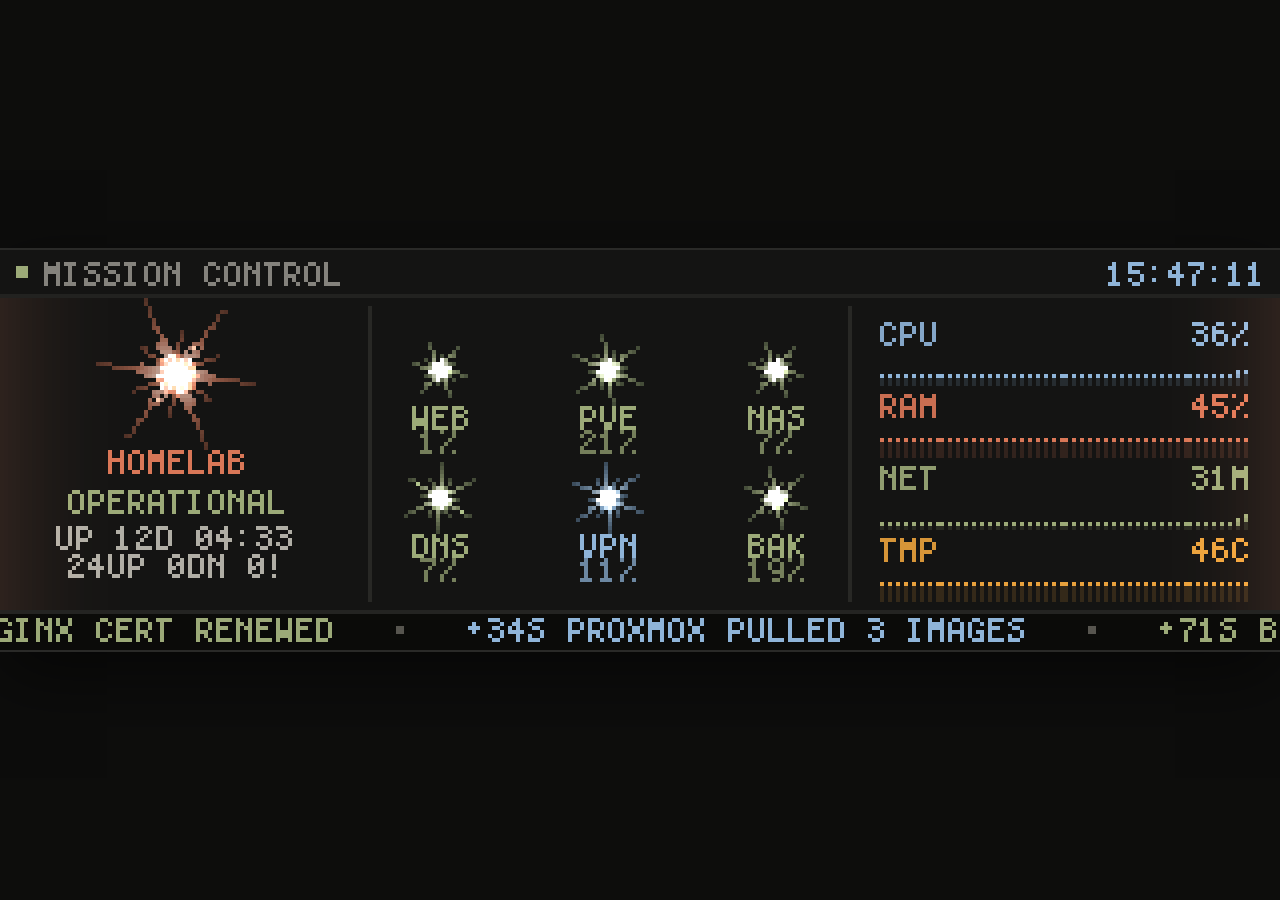
<file: index.html>
<!DOCTYPE html>
<html lang="en">
<head>
  <meta charset="UTF-8" />
  <meta name="viewport" content="width=device-width, initial-scale=1.0" />
  <title>Homelab Dashboard · Pixel Strip (1280x400)</title>
  <style>
    * { margin: 0; padding: 0; box-sizing: border-box; }
    html, body {
      width: 100%; height: 100%;
      background: #0d0d0c; overflow: hidden; cursor: none;
      display: flex; align-items: center; justify-content: center;
    }
    /* 320x100 backing store upscaled to fill the strip; pixelated = crisp. */
    #screen {
      image-rendering: pixelated; image-rendering: crisp-edges; display: block;
      width: min(100vw, calc(100vh * 3.2));
      aspect-ratio: 320 / 100;
      box-shadow: 0 0 0 2px #2a2a28, 0 24px 70px rgba(0, 0, 0, 0.55);
    }
  </style>
</head>
<body>
  <canvas id="screen" width="320" height="100"></canvas>

  <!-- v1 engine -->
  <script src="src/config.js"></script>
  <script src="src/palette.js"></script>
  <script src="src/spark.js"></script>
  <script src="src/effects.js"></script>
  <!-- dashboard -->
  <script src="src/dash/data.js"></script>
  <script src="src/dash/font.js"></script>
  <script src="src/dash/text.js"></script>
  <script src="src/dash/widgets.js"></script>
  <script src="src/dash/scenes.js"></script>
  <script src="src/dash/alert.js"></script>
  <script src="src/dash/main.js"></script>
</body>
</html>
</file>
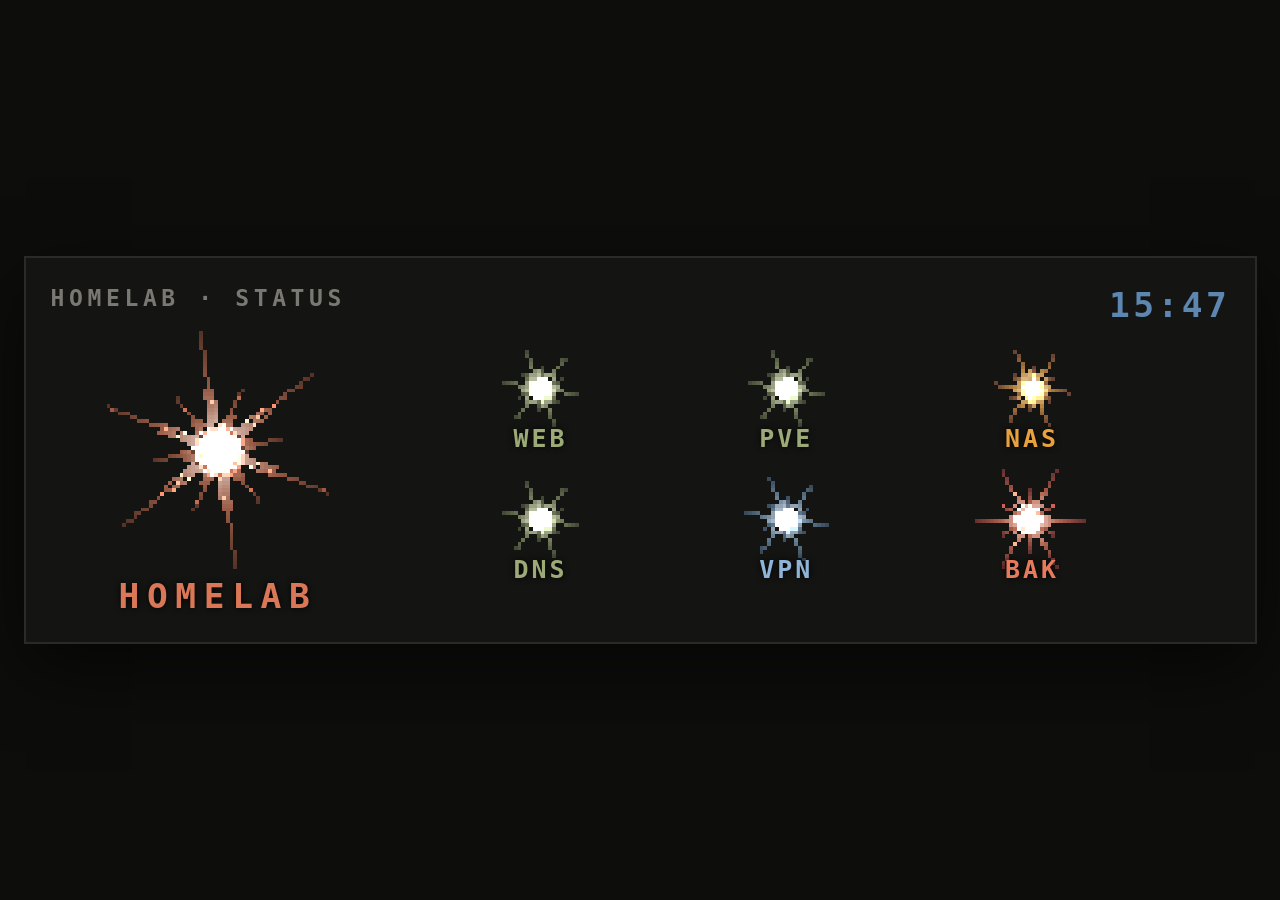
<file: mockup.html>
<!DOCTYPE html>
<html lang="en">
<head>
  <meta charset="UTF-8" />
  <meta name="viewport" content="width=device-width, initial-scale=1.0" />
  <title>Pixel Spark · Wide Dashboard Mockup (1280x400)</title>
  <style>
    * { margin: 0; padding: 0; box-sizing: border-box; }
    html, body {
      width: 100%; height: 100%;
      background: #0d0d0c; overflow: hidden;
      display: flex; align-items: center; justify-content: center;
      font-family: ui-monospace, "SF Mono", monospace;
    }
    /* The 1280x400 strip, scaled to fit. container-type lets labels size in
       cqh/cqw so they track the buffer's pixel scale exactly. */
    #strip {
      position: relative;
      width: min(1240px, 96vw);
      aspect-ratio: 320 / 100;
      container-type: size;
      background: #141413;
      box-shadow: 0 0 0 2px #2a2a28, 0 24px 70px rgba(0, 0, 0, 0.6);
    }
    #m { position: absolute; inset: 0; width: 100%; height: 100%; image-rendering: pixelated; display: block; }
    #labels { position: absolute; inset: 0; pointer-events: none; }
    .lbl {
      position: absolute; transform: translate(-50%, -50%);
      font-size: 6.5cqh; font-weight: 700; letter-spacing: 0.12em;
      text-transform: uppercase; color: #e8e6dc;
      text-shadow: 0 0 6px rgba(0, 0, 0, 0.9); white-space: nowrap;
    }
    .lbl.hero { font-size: 9cqh; letter-spacing: 0.22em; }
    #title {
      position: absolute; top: 7cqh; left: 2cqw;
      font-size: 6cqh; font-weight: 700; letter-spacing: 0.2em;
      color: #b0aea5; opacity: 0.65;
    }
    #clock {
      position: absolute; top: 7cqh; right: 2cqw;
      font-size: 9cqh; font-weight: 700; letter-spacing: 0.1em;
      color: #6a9bcc; opacity: 0.85;
    }
  </style>
</head>
<body>
  <div id="strip">
    <canvas id="m"></canvas>
    <div id="labels">
      <div id="title">HOMELAB · STATUS</div>
      <div id="clock">--:--</div>
    </div>
  </div>

  <script src="src/config.js"></script>
  <script src="src/palette.js"></script>
  <script src="src/spark.js"></script>
  <script src="src/effects.js"></script>
  <script src="src/mockup.js"></script>
</body>
</html>
</file>
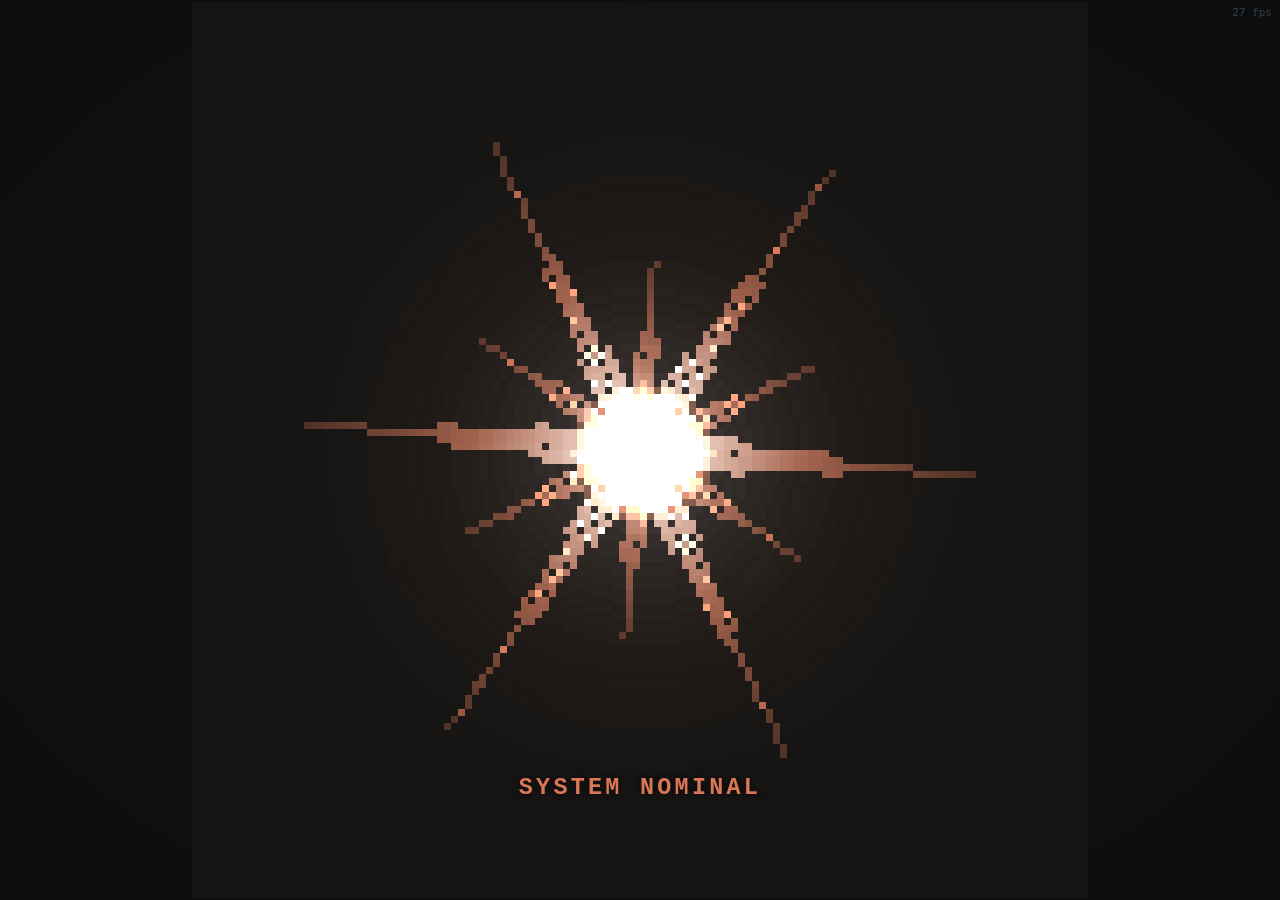
<file: notify.html>
<!DOCTYPE html>
<html lang="en">
<head>
  <meta charset="UTF-8" />
  <meta name="viewport" content="width=device-width, initial-scale=1.0" />
  <title>Homelab Notify · Pixel Spark</title>
  <link rel="stylesheet" href="styles.css" />
</head>
<body>
  <div id="stage">
    <canvas id="screen" width="128" height="128"></canvas>
    <div id="message"></div>
  </div>
  <div id="fps"></div>

  <!--
    Classic ordered <script> tags (not ES modules) on purpose: this runs
    identically from a file:// double-click AND a static server, no build step.
    Load order matters — each file attaches to the single window.App namespace.
  -->
  <script src="src/config.js"></script>
  <script src="src/palette.js"></script>
  <script src="src/spark.js"></script>
  <script src="src/effects.js"></script>
  <script src="src/renderer.js"></script>
  <script src="src/notifier.js"></script>
  <script src="src/demo.js"></script>
  <script src="src/main.js"></script>
  <!-- Later: comment out demo.js above and uncomment webhook.js for real triggers. -->
  <!-- <script src="src/webhook.js"></script> -->
</body>
</html>
</file>
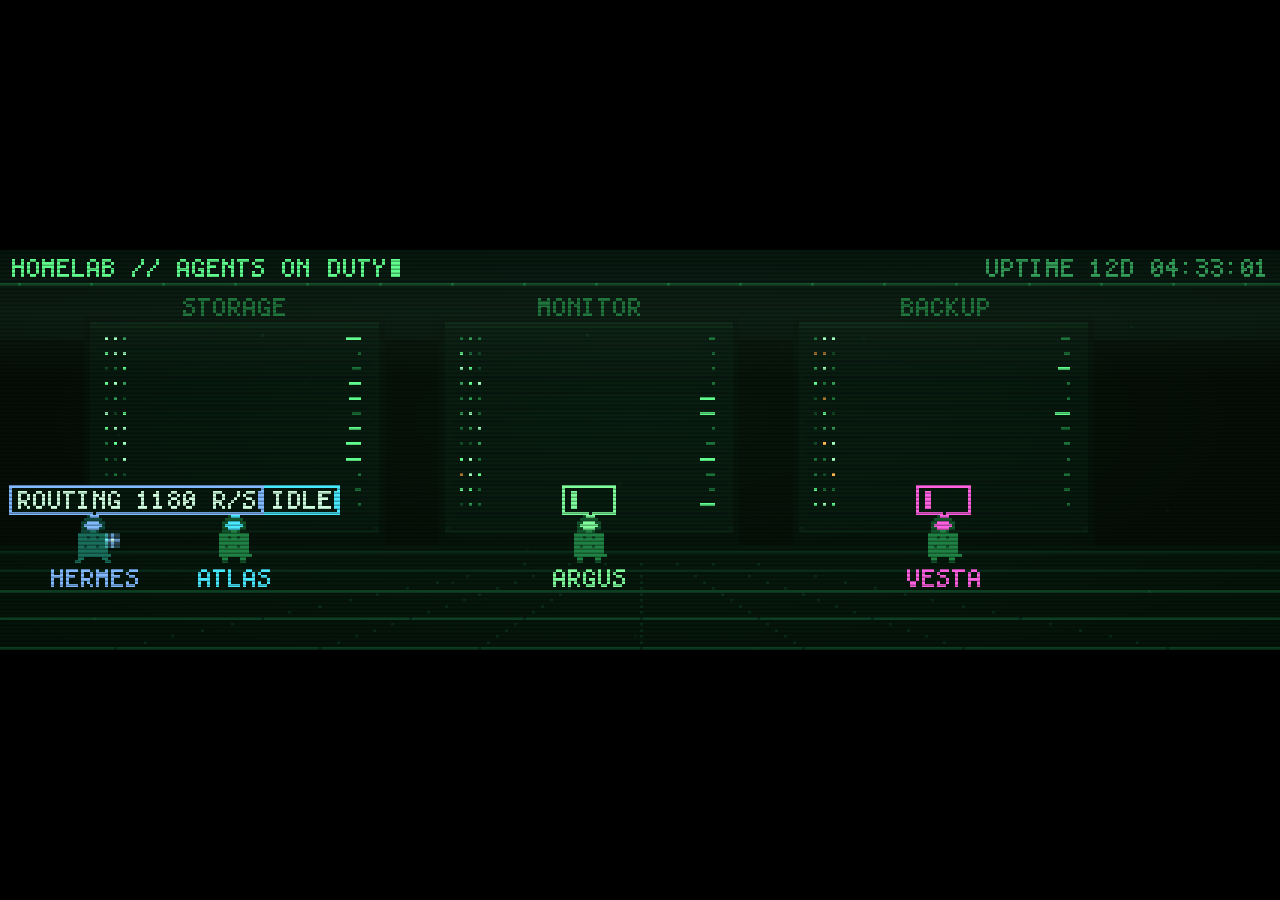
<file: views/agents.html>
<!DOCTYPE html>
<html lang="en">
<head>
<meta charset="UTF-8" />
<meta name="viewport" content="width=device-width, initial-scale=1.0" />
<title>homelab // agents on duty</title>
<link rel="preconnect" href="https://fonts.googleapis.com" />
<link rel="preconnect" href="https://fonts.gstatic.com" crossorigin />
<link href="https://fonts.googleapis.com/css2?family=Share+Tech+Mono&family=VT323&display=swap" rel="stylesheet" />
<style>
  * { margin: 0; padding: 0; box-sizing: border-box; }
  html, body {
    width: 100%; height: 100%;
    background: #000;
    overflow: hidden;
    cursor: none;
    display: flex;
    align-items: center;
    justify-content: center;
  }
  /* Fixed 1280x400 logical stage, scaled by JS to fill viewport, letterboxed on black. */
  #stage {
    position: relative;
    flex-shrink: 0;            /* never shrink below 1280×400 in a narrow viewport */
    width: 1280px;
    height: 400px;
    transform-origin: center center;
    background: #020803;
    overflow: hidden;
  }
  /* Low-res backing canvas (426x133) upscaled by CSS -> crisp chunky pixels. */
  #scene {
    position: absolute;
    inset: 0;
    width: 1280px;
    height: 400px;
    image-rendering: pixelated;
    image-rendering: crisp-edges;
    display: block;
  }
  /* CRT overlay layer sits ON TOP of the canvas (crisp scanlines + vignette). */
  #crt {
    position: absolute;
    inset: 0;
    pointer-events: none;
    /* hard scanlines every 3 device px so they read crisply at 1280x400 */
    background-image: repeating-linear-gradient(
      to bottom,
      rgba(0, 0, 0, 0) 0px,
      rgba(0, 0, 0, 0) 2px,
      rgba(0, 0, 0, 0.32) 3px,
      rgba(0, 0, 0, 0.32) 4px
    );
    mix-blend-mode: multiply;
  }
  /* vignette + subtle screen-curvature darkening at the corners */
  #vignette {
    position: absolute;
    inset: 0;
    pointer-events: none;
    background:
      radial-gradient(120% 130% at 50% 50%,
        rgba(0, 0, 0, 0) 58%,
        rgba(0, 0, 0, 0.35) 82%,
        rgba(0, 0, 0, 0.72) 100%);
  }
  /* faint phosphor wash so the whole tube has a green cast */
  #tint {
    position: absolute;
    inset: 0;
    pointer-events: none;
    background: radial-gradient(140% 150% at 50% 42%,
      rgba(93, 255, 139, 0.05) 0%,
      rgba(93, 255, 139, 0.015) 45%,
      rgba(0, 0, 0, 0) 75%);
    mix-blend-mode: screen;
  }
  /* slow rolling horizontal band, animated in CSS so it costs no JS/frame */
  #roll {
    position: absolute;
    left: 0; right: 0;
    height: 130px;
    pointer-events: none;
    background: linear-gradient(to bottom,
      rgba(255, 255, 255, 0) 0%,
      rgba(180, 255, 200, 0.045) 50%,
      rgba(255, 255, 255, 0) 100%);
    mix-blend-mode: screen;
    animation: rollband 9.5s linear infinite;
  }
  @keyframes rollband {
    0%   { transform: translateY(-150px); }
    100% { transform: translateY(420px); }
  }
  /* global flicker: tiny brightness wobble driven entirely by CSS keyframes */
  #stage { animation: flick 5.4s steps(1, end) infinite; }
  @keyframes flick {
    0%, 100% { filter: brightness(1.00); }
    7%       { filter: brightness(0.97); }
    8%       { filter: brightness(1.02); }
    9%       { filter: brightness(0.99); }
    38%      { filter: brightness(1.015); }
    39%      { filter: brightness(0.985); }
    62%      { filter: brightness(1.00); }
    77%      { filter: brightness(0.965); }
    78%      { filter: brightness(1.025); }
    79%      { filter: brightness(1.00); }
  }
</style>
</head>
<body>
  <div id="stage">
    <canvas id="scene" width="426" height="133"></canvas>
    <div id="tint"></div>
    <div id="roll"></div>
    <div id="crt"></div>
    <div id="vignette"></div>
  </div>

<script>
"use strict";
(function () {
  // -------------------------------------------------------------------------
  // STAGE FIT — fixed 1280x400 logical canvas, scaled to fill, letterboxed.
  // -------------------------------------------------------------------------
  var stage = document.getElementById("stage");
  function fit() {
    var s = Math.min(window.innerWidth / 1280, window.innerHeight / 400);
    stage.style.transform = "scale(" + s + ")";
  }
  window.addEventListener("resize", fit);
  fit();

  // -------------------------------------------------------------------------
  // BACKING BUFFER — 426x133 (3.2:1) chunky-pixel canvas, no smoothing.
  // -------------------------------------------------------------------------
  var BW = 426, BH = 133;
  var cv = document.getElementById("scene");
  var ctx = cv.getContext("2d", { alpha: false });
  ctx.imageSmoothingEnabled = false;

  // -------------------------------------------------------------------------
  // PALETTE — phosphor green on near-black; agents have colored visors/emblems.
  // -------------------------------------------------------------------------
  var C = {
    bg:      "#020803",
    bgRack:  "#04130a",
    bgRack2: "#061a0d",
    floor:   "#031007",
    grid:    "#0a3a1e",
    gridLo:  "#072515",
    phos:    "#5dff8b",   // primary phosphor green
    phosDim: "#2f9a55",
    phosLo:  "#176c34",
    phosFaint:"#0e4422",
    white:   "#cfffe0",
    amber:   "#ffb347",
    amberDim:"#a8702a",
    cyan:    "#46e8ff",   // ATLAS
    green:   "#7dff9a",   // ARGUS
    magenta: "#ff5ce0",   // VESTA
    netblue: "#7fb8ff"    // HERMES packet
  };

  // ledColor: rack unit LEDs in a few green shades + rare amber
  var LED_COLORS = ["#0e4422", "#176c34", "#2f9a55", "#5dff8b", "#9bffba"];

  // -------------------------------------------------------------------------
  // 4x6 BITMAP PIXEL FONT — plotted as hard 1px cells so it stays crisp
  // through the nearest-neighbour upscale (matches the project's font engine).
  // Each glyph = 6 rows; each row is a 4-bit mask, bit 3 (8) = leftmost column.
  // -------------------------------------------------------------------------
  var FW = 4, FH = 6, ADV = 5;
  var GLY = {
    " ": [0,0,0,0,0,0],
    "!": [0b0100,0b0100,0b0100,0b0100,0,0b0100],
    "%": [0b1001,0b0001,0b0010,0b0100,0b1000,0b1001],
    "+": [0,0b0100,0b1110,0b0100,0,0],
    "-": [0,0,0,0b1110,0,0],
    ".": [0,0,0,0,0,0b0100],
    ",": [0,0,0,0,0b0100,0b1000],
    "/": [0b0001,0b0001,0b0010,0b0100,0b1000,0b1000],
    ":": [0,0b0100,0,0,0b0100,0],
    "·": [0,0,0b0110,0b0110,0,0],
    "?": [0b1110,0b0001,0b0010,0b0100,0,0b0100],
    "#": [0b1010,0b1111,0b1010,0b1111,0b1010,0],
    "(": [0b0010,0b0100,0b0100,0b0100,0b0100,0b0010],
    ")": [0b0100,0b0010,0b0010,0b0010,0b0010,0b0100],
    "*": [0,0b1010,0b0100,0b1010,0,0],
    "=": [0,0b1110,0,0b1110,0,0],
    "✓": [0,0b0001,0b0001,0b1010,0b1010,0b0100], // check mark
    "0": [0b0110,0b1001,0b1011,0b1101,0b1001,0b0110],
    "1": [0b0100,0b1100,0b0100,0b0100,0b0100,0b1110],
    "2": [0b0110,0b1001,0b0010,0b0100,0b1000,0b1111],
    "3": [0b1110,0b0001,0b0110,0b0001,0b1001,0b0110],
    "4": [0b0010,0b0110,0b1010,0b1111,0b0010,0b0010],
    "5": [0b1111,0b1000,0b1110,0b0001,0b1001,0b0110],
    "6": [0b0110,0b1000,0b1110,0b1001,0b1001,0b0110],
    "7": [0b1111,0b0001,0b0010,0b0100,0b0100,0b0100],
    "8": [0b0110,0b1001,0b0110,0b1001,0b1001,0b0110],
    "9": [0b0110,0b1001,0b1001,0b0111,0b0001,0b0110],
    "A": [0b0110,0b1001,0b1001,0b1111,0b1001,0b1001],
    "B": [0b1110,0b1001,0b1110,0b1001,0b1001,0b1110],
    "C": [0b0110,0b1001,0b1000,0b1000,0b1001,0b0110],
    "D": [0b1110,0b1001,0b1001,0b1001,0b1001,0b1110],
    "E": [0b1111,0b1000,0b1110,0b1000,0b1000,0b1111],
    "F": [0b1111,0b1000,0b1110,0b1000,0b1000,0b1000],
    "G": [0b0110,0b1001,0b1000,0b1011,0b1001,0b0111],
    "H": [0b1001,0b1001,0b1111,0b1001,0b1001,0b1001],
    "I": [0b1110,0b0100,0b0100,0b0100,0b0100,0b1110],
    "J": [0b0011,0b0001,0b0001,0b0001,0b1001,0b0110],
    "K": [0b1001,0b1010,0b1100,0b1100,0b1010,0b1001],
    "L": [0b1000,0b1000,0b1000,0b1000,0b1000,0b1111],
    "M": [0b1001,0b1111,0b1111,0b1001,0b1001,0b1001],
    "N": [0b1001,0b1101,0b1011,0b1001,0b1001,0b1001],
    "O": [0b0110,0b1001,0b1001,0b1001,0b1001,0b0110],
    "P": [0b1110,0b1001,0b1001,0b1110,0b1000,0b1000],
    "Q": [0b0110,0b1001,0b1001,0b1001,0b1010,0b0111],
    "R": [0b1110,0b1001,0b1001,0b1110,0b1010,0b1001],
    "S": [0b0111,0b1000,0b0110,0b0001,0b1001,0b1110],
    "T": [0b1111,0b0100,0b0100,0b0100,0b0100,0b0100],
    "U": [0b1001,0b1001,0b1001,0b1001,0b1001,0b0110],
    "V": [0b1001,0b1001,0b1001,0b1001,0b0110,0b0110],
    "W": [0b1001,0b1001,0b1001,0b1111,0b1111,0b1001],
    "X": [0b1001,0b1001,0b0110,0b0110,0b1001,0b1001],
    "Y": [0b1001,0b1001,0b0110,0b0100,0b0100,0b0100],
    "Z": [0b1111,0b0001,0b0010,0b0100,0b1000,0b1111]
  };
  function glyph(ch) { return GLY[ch] || GLY["?"]; }

  // Draw bitmap text. align: 'left' | 'center' | 'right'. Returns nothing.
  function txt(str, x, y, color, align) {
    str = String(str).toUpperCase();
    var total = str.length * ADV - 1; if (total < 0) total = 0;
    if (align === "center") x -= (total >> 1);
    else if (align === "right") x -= total;
    x = x | 0; y = y | 0;
    ctx.fillStyle = color;
    for (var i = 0; i < str.length; i++) {
      var g = glyph(str.charAt(i));
      var gx = x + i * ADV;
      for (var r = 0; r < FH; r++) {
        var bits = g[r]; if (!bits) continue;
        for (var c = 0; c < FW; c++) {
          if (bits & (1 << (FW - 1 - c))) ctx.fillRect(gx + c, y + r, 1, 1);
        }
      }
    }
  }
  function txtWidth(str) { return String(str).length * ADV - 1; }

  // -------------------------------------------------------------------------
  // 12x16 HOODED AGENT SPRITE — drawn as a pixel mask, palette-swappable.
  // Mask codes per cell: 0 empty, 1 robe, 2 robe-shade, 3 hood, 4 visor.
  // Two leg frames (for HERMES) swap the bottom two rows.
  // -------------------------------------------------------------------------
  // Base body (rows 0..13). Legs added per-frame below.
  var AGENT = [
    "....3333....",
    "...333333...",
    "..33444433..",  // hood opening + visor band
    "..34444443..",
    "..33444433..",
    "..333113....",  // hood meets robe / little arm nub
    ".1111111111.",
    ".1112112111.",
    ".1111111111.",
    ".1111111111.",
    ".1121112111.",
    ".1111111111.",
    ".1111111111.",
    ".11111111111"
  ];
  // Two stance frames: idle (feet together) and walk (feet split). Each = 2 rows.
  var LEGS_IDLE = [
    "..11....11..",
    "..22....22.."
  ];
  var LEGS_WALK_A = [
    ".11......11.",
    "11........11"
  ];
  var LEGS_WALK_B = [
    "...11..11...",
    "..22....22.."
  ];

  // Render a 12x16 agent at integer (px,py) top-left.
  // pal = { robe, shade, hood, visor }. legs = array of 2 strings.
  function drawAgent(px, py, pal, legs, dim) {
    var rows = AGENT;
    for (var r = 0; r < rows.length; r++) {
      var row = rows[r];
      for (var c = 0; c < 12; c++) {
        var code = row.charCodeAt(c) - 48; // '0'..'4'
        if (code <= 0) continue;
        var col;
        if (code === 1) col = pal.robe;
        else if (code === 2) col = pal.shade;
        else if (code === 3) col = pal.hood;
        else col = pal.visor;
        ctx.fillStyle = col;
        ctx.fillRect(px + c, py + r, 1, 1);
      }
    }
    // legs occupy rows 14,15
    for (var lr = 0; lr < 2; lr++) {
      var lrow = legs[lr];
      for (var lc = 0; lc < 12; lc++) {
        var lcode = lrow.charCodeAt(lc) - 48;
        if (lcode <= 0) continue;
        ctx.fillStyle = (lcode === 2) ? pal.shade : pal.robe;
        ctx.fillRect(px + lc, py + 14 + lr, 1, 1);
      }
    }
    // tiny visor glow pixel (additive feel via bright accent)
    if (!dim) {
      ctx.fillStyle = pal.visor;
      ctx.fillRect(px + 5, py + 3, 2, 1);
    }
  }

  // Palette builders (robe greens, swapped visor/hood accent per agent).
  function agentPal(accent, robe, shade, hood) {
    return { robe: robe, shade: shade, hood: hood, visor: accent };
  }

  // -------------------------------------------------------------------------
  // MOCK DATA STORE — drifts every ~1.4s, loops forever. No memory growth.
  // -------------------------------------------------------------------------
  function rnd(a, b) { return a + Math.random() * (b - a); }
  function clamp(v, a, b) { return v < a ? a : v > b ? b : v; }
  function walk(v, lo, hi, step) { return clamp(v + rnd(-step, step), lo, hi); }
  function pad2(n) { return (n < 10 ? "0" : "") + n; }

  var store = {
    reqs: 1180,          // network req/s (HERMES)
    scrub: 61,           // zpool scrub %  (ATLAS)
    temp: 47,            // pool temp C
    cpu: 22,             // proxmox cpu %
    containers: 24,      // docker container count
    power: 168,          // power draw W
    bootMs: Date.now() - (12 * 86400 + 4 * 3600 + 33 * 60) * 1000
  };

  function fmtUptime() {
    var s = Math.floor((Date.now() - store.bootMs) / 1000);
    var d = Math.floor(s / 86400); s -= d * 86400;
    var h = Math.floor(s / 3600); s -= h * 3600;
    var m = Math.floor(s / 60); s -= m * 60;
    return d + "D " + pad2(h) + ":" + pad2(m) + ":" + pad2(s);
  }

  // Drift the numbers on a ~1.4s cadence.
  function driftData() {
    store.reqs = Math.round(walk(store.reqs, 420, 2400, 180));
    store.scrub = clamp(store.scrub + rnd(0.4, 1.6), 0, 100);
    if (store.scrub >= 100) store.scrub = rnd(2, 8); // finish -> new scrub starts
    store.temp = +walk(store.temp, 41, 58, 1.1).toFixed(0);
    store.cpu = Math.round(walk(store.cpu, 6, 78, 9));
    store.power = Math.round(walk(store.power, 142, 205, 6));
    if (Math.random() < 0.07) store.containers = clamp(store.containers + (Math.random() < 0.5 ? -1 : 1), 21, 29);
  }

  // -------------------------------------------------------------------------
  // META LINE — cycles header status (uptime / containers / power).
  // -------------------------------------------------------------------------
  var metaIdx = 0;
  function metaLine() {
    switch (metaIdx % 4) {
      case 0: return "UPTIME " + fmtUptime();
      case 1: return "CONTAINERS " + store.containers + " RUNNING";
      case 2: return "POWER DRAW " + store.power + "W · 12 NODES";
      default: return "LOAD " + store.cpu + "% · NET " + store.reqs + " R/S";
    }
  }

  // -------------------------------------------------------------------------
  // AGENTS — three stationary watchers + their live status line pools.
  // Each agent owns a typewriter state machine, staggered in phase.
  // WARN lines occasionally injected (amber).
  // -------------------------------------------------------------------------
  function makeAgent(name, x, pal, lines, warns) {
    return {
      name: name, x: x, pal: pal,
      lines: lines, warns: warns,
      // typewriter
      txtFull: "", shown: 0,
      phase: "type",        // type -> hold -> erase
      acc: 0, holdFor: 2.6,
      warn: false,
      bobPhase: Math.random() * Math.PI * 2
    };
  }

  // Status line generators read live store values each time a line is picked.
  var atlasLines = [
    function () { return "ZPOOL SCRUB " + Math.round(store.scrub) + "%"; },
    function () { return "POOL TEMP " + store.temp + "C"; },
    function () { return "SMART CHECK OK"; },
    function () { return "DISK ARRAY HEALTHY"; },
    function () { return "RESILVER IDLE"; }
  ];
  var atlasWarns = [
    function () { return "WARN DISK 82%"; },
    function () { return "WARN SMART SDB"; }
  ];
  var argusLines = [
    function () { return "ALL PROBES GREEN"; },
    function () { return "CPU " + store.cpu + "% NOMINAL"; },
    function () { return "12 NODES UP"; },
    function () { return "PI-HOLE OK"; },
    function () { return "LATENCY 4MS"; }
  ];
  var argusWarns = [
    function () { return "WARN TEMP 71C"; },
    function () { return "WARN CPU SPIKE"; }
  ];
  var vestaLines = [
    function () { return "BACKUP ✓ 02:00"; },
    function () { return "RESTIC SNAP OK"; },
    function () { return "SNAPSHOT 14/14"; },
    function () { return "OFFSITE SYNCED"; },
    function () { return "PRUNE COMPLETE"; }
  ];
  var vestaWarns = [
    function () { return "WARN BACKUP LATE"; },
    function () { return "WARN RETRY 1/3"; }
  ];

  // Agent x positions are the rack centers on the buffer (set during layout).
  var RACKS_X = [78, 196, 314];   // three rack columns
  var FLOOR_Y = 104;              // floor line on the buffer
  var agents = [
    makeAgent("ATLAS", RACKS_X[0], agentPal(C.cyan,    "#1c7d40", "#0f4f28", "#0f4f28"), atlasLines, atlasWarns),
    makeAgent("ARGUS", RACKS_X[1], agentPal(C.green,   "#1c7d40", "#0f4f28", "#0f4f28"), argusLines, argusWarns),
    makeAgent("VESTA", RACKS_X[2], agentPal(C.magenta, "#1c7d40", "#0f4f28", "#0f4f28"), vestaLines, vestaWarns)
  ];

  // Stagger the typewriters so they don't move in unison.
  agents[0].acc = 0.0; agents[0].holdFor = 2.4;
  agents[1].acc = -1.1; agents[1].holdFor = 2.9;
  agents[2].acc = -2.2; agents[2].holdFor = 2.2;

  function pickLine(a) {
    // ~14% chance of a WARN line; else a normal status line.
    if (Math.random() < 0.14) {
      a.warn = true;
      return a.warns[(Math.random() * a.warns.length) | 0]();
    }
    a.warn = false;
    return a.lines[(Math.random() * a.lines.length) | 0]();
  }
  // seed first lines
  agents.forEach(function (a) { a.txtFull = pickLine(a); });

  var TYPE_MS = 0.052; // seconds per character revealed
  function tickAgent(a, dt) {
    a.acc += dt;
    if (a.phase === "type") {
      var want = Math.floor(a.acc / TYPE_MS);
      if (want >= a.txtFull.length) {
        a.shown = a.txtFull.length;
        a.phase = "hold"; a.acc = 0;
      } else {
        a.shown = want;
      }
    } else if (a.phase === "hold") {
      if (a.acc >= a.holdFor) { a.phase = "erase"; a.acc = 0; }
    } else { // erase
      var rem = a.txtFull.length - Math.floor(a.acc / (TYPE_MS * 0.6));
      if (rem <= 0) {
        a.shown = 0; a.phase = "type"; a.acc = 0;
        a.txtFull = pickLine(a);
        a.holdFor = rnd(2.0, 3.1);
      } else {
        a.shown = rem;
      }
    }
  }

  // -------------------------------------------------------------------------
  // HERMES — walks the floor left<->right, 2-frame leg cycle, glowing packet.
  // -------------------------------------------------------------------------
  var hermes = {
    pal: agentPal(C.netblue, "#176c5a", "#0c4438", "#0c4438"),
    minX: 18, maxX: BW - 30,
    t: 0,            // 0..1 eased position param
    dir: 1,
    speed: 0.085,    // param units / sec
    step: 0,         // walk frame accumulator
    frame: 0
  };

  function easeInOut(t) { return t < 0.5 ? 2 * t * t : 1 - Math.pow(-2 * t + 2, 2) / 2; }

  function tickHermes(dt) {
    hermes.t += hermes.dir * hermes.speed * dt;
    if (hermes.t >= 1) { hermes.t = 1; hermes.dir = -1; }
    else if (hermes.t <= 0) { hermes.t = 0; hermes.dir = 1; }
    hermes.step += dt;
    if (hermes.step >= 0.16) { hermes.step = 0; hermes.frame ^= 1; }
  }

  // -------------------------------------------------------------------------
  // RACK LED FIELD — precomputed grid of unit LEDs; each blinks on its own
  // pseudo-random cadence. Stored once (no per-frame allocation).
  // -------------------------------------------------------------------------
  var racks = [];   // {x,y,w,h, leds:[{x,y,base,phase,rate,amber}]}
  (function buildRacks() {
    var rackW = 96, rackH = 70, top = 24;
    for (var ri = 0; ri < RACKS_X.length; ri++) {
      var cx = RACKS_X[ri];
      var rx = cx - (rackW >> 1);
      var rack = { x: rx, y: top, w: rackW, h: rackH, leds: [] };
      // rows of 1U units; each unit has a couple of status LEDs on the left
      var unitH = 5, pad = 4;
      var rows = Math.floor((rackH - pad * 2) / unitH);
      for (var u = 0; u < rows; u++) {
        var uy = top + pad + u * unitH + 1;
        // 3 LEDs per unit near the left edge
        for (var k = 0; k < 3; k++) {
          var amber = Math.random() < 0.04;
          rack.leds.push({
            x: rx + 5 + k * 3,
            y: uy,
            base: (Math.random() * 5) | 0,
            phase: Math.random() * 6.28,
            rate: rnd(0.6, 2.4),
            amber: amber
          });
        }
        // a faint activity bar on the right of each unit
        rack.leds.push({
          x: rx + rackW - 7,
          y: uy,
          base: 1,
          phase: Math.random() * 6.28,
          rate: rnd(1.0, 3.0),
          amber: false,
          bar: true
        });
      }
      racks.push(rack);
    }
  })();

  // -------------------------------------------------------------------------
  // FLOOR PERSPECTIVE — static receding lines, cached. Drawn each frame but
  // cheap (a handful of fillRect rows). Vanishing point near center horizon.
  // -------------------------------------------------------------------------
  var VP_X = BW / 2, VP_Y = 96; // vanishing point
  function drawFloor() {
    // floor fill
    ctx.fillStyle = C.floor;
    ctx.fillRect(0, FLOOR_Y - 6, BW, BH - (FLOOR_Y - 6));
    // horizontal receding lines (denser near horizon)
    var ys = [100, 106, 113, 122, 132];
    for (var i = 0; i < ys.length; i++) {
      ctx.fillStyle = (i < 2) ? C.gridLo : C.grid;
      ctx.fillRect(0, ys[i], BW, 1);
    }
    // converging verticals toward the vanishing point
    ctx.fillStyle = C.gridLo;
    var cols = [-180, -110, -55, 0, 55, 110, 180];
    for (var c = 0; c < cols.length; c++) {
      var bx = VP_X + cols[c];
      // draw a sparse dotted line from floor front up toward VP
      for (var yy = BH - 1; yy >= FLOOR_Y; yy -= 2) {
        var f = (yy - VP_Y) / (BH - VP_Y);          // 0 at VP .. 1 at front
        var xx = Math.round(VP_X + (bx - VP_X) * f);
        if (xx >= 0 && xx < BW) ctx.fillRect(xx, yy, 1, 1);
      }
    }
  }

  // -------------------------------------------------------------------------
  // RENDER HELPERS
  // -------------------------------------------------------------------------
  function fillRectSafe(x, y, w, h, col) {
    ctx.fillStyle = col;
    ctx.fillRect(x | 0, y | 0, w | 0, h | 0);
  }

  // additive-ish glow: stack a few translucent rects via 'lighter'
  function glowDot(x, y, col, r) {
    ctx.globalCompositeOperation = "lighter";
    ctx.globalAlpha = 0.5;
    ctx.fillStyle = col;
    ctx.fillRect(x - r, y, r * 2 + 1, 1);
    ctx.fillRect(x, y - r, 1, r * 2 + 1);
    ctx.globalAlpha = 0.28;
    ctx.fillRect(x - r, y - r, r * 2 + 1, r * 2 + 1);
    ctx.globalAlpha = 1;
    ctx.globalCompositeOperation = "source-over";
  }

  function drawRacks(now) {
    for (var ri = 0; ri < racks.length; ri++) {
      var R = racks[ri];
      // rack chassis (dark, with a slightly lighter front bezel + feet)
      fillRectSafe(R.x - 2, R.y - 2, R.w + 4, R.h + 6, "#020c06");
      fillRectSafe(R.x, R.y, R.w, R.h, C.bgRack);
      // top + bottom rails a touch brighter
      fillRectSafe(R.x, R.y, R.w, 2, C.bgRack2);
      fillRectSafe(R.x, R.y + R.h - 2, R.w, 2, C.bgRack2);
      // faint unit separators
      ctx.fillStyle = "#03100a";
      for (var sy = R.y + 4; sy < R.y + R.h - 3; sy += 5) {
        ctx.fillRect(R.x + 2, sy + 4, R.w - 4, 1);
      }
      // LEDs
      var leds = R.leds;
      for (var i = 0; i < leds.length; i++) {
        var L = leds[i];
        var tw = 0.5 + 0.5 * Math.sin(now * L.rate + L.phase);
        if (L.bar) {
          // activity bar: width pulses
          var w = 1 + Math.round(tw * 4);
          ctx.fillStyle = (tw > 0.7) ? C.phos : C.phosLo;
          ctx.fillRect(L.x - w + 1, L.y, w, 1);
        } else {
          var lvl;
          if (L.amber) {
            ctx.fillStyle = tw > 0.55 ? C.amber : C.amberDim;
          } else {
            // map brightness to a phosphor shade
            lvl = Math.min(4, Math.max(0, L.base + Math.round(tw * 2) - 1));
            ctx.fillStyle = LED_COLORS[lvl];
          }
          ctx.fillRect(L.x, L.y, 1, 1);
        }
      }
      // domain nameplate ABOVE each rack (a bay sign) — clear of the agents
      var labels = ["STORAGE", "MONITOR", "BACKUP"];
      txt(labels[ri], R.x + (R.w >> 1), R.y - 8, C.phosLo, "center");
    }
  }

  // Speech bubble with pixel border + typewriter text + blinking cursor tail.
  function drawBubble(cx, topY, str, accent, warn, blink) {
    var shown = str;
    var w = txtWidth(shown);
    // include room for the trailing cursor block
    var inW = Math.max(w + 6, 18);
    var inH = FH + 4;
    var bx = Math.round(cx - inW / 2);
    var by = topY;
    // clamp horizontally into the buffer
    if (bx < 3) bx = 3;
    if (bx + inW > BW - 3) bx = BW - 3 - inW;

    var border = warn ? C.amber : accent;
    var fill = "#03130a";
    // body
    fillRectSafe(bx, by, inW, inH, fill);
    // 1px border (top/bottom/left/right)
    ctx.fillStyle = border;
    ctx.fillRect(bx, by, inW, 1);
    ctx.fillRect(bx, by + inH - 1, inW, 1);
    ctx.fillRect(bx, by, 1, inH);
    ctx.fillRect(bx + inW - 1, by, 1, inH);
    // little tail pointing down toward the agent's head
    var tailX = clamp(Math.round(cx), bx + 3, bx + inW - 4);
    ctx.fillStyle = border;
    ctx.fillRect(tailX, by + inH, 1, 1);
    ctx.fillRect(tailX - 1, by + inH, 3, 1);
    ctx.fillStyle = fill;
    ctx.fillRect(tailX, by + inH - 1, 1, 1);
    // text
    var tcol = warn ? C.amber : C.white;
    txt(shown, bx + 3, by + 2, tcol);
    // blinking cursor block right after the text while typing/holding
    if (blink) {
      ctx.fillStyle = warn ? C.amber : accent;
      ctx.fillRect(bx + 3 + (w > 0 ? w + 1 : 0), by + 2, 2, FH);
    }
    // warn sprites: tiny corner blink
    if (warn) {
      ctx.fillStyle = C.amber;
      ctx.fillRect(bx + 2, by - 2, 1, 1);
      ctx.fillRect(bx + inW - 3, by - 2, 1, 1);
    }
  }

  // -------------------------------------------------------------------------
  // HEADER BAR — title + blinking cursor + cycling meta line.
  // -------------------------------------------------------------------------
  function drawHeader(now, cursorOn) {
    // bar background
    fillRectSafe(0, 0, BW, 11, "#03100a");
    fillRectSafe(0, 11, BW, 1, C.phosFaint);
    // title
    var title = "HOMELAB // AGENTS ON DUTY";
    txt(title, 4, 3, C.phos);
    if (cursorOn) {
      ctx.fillStyle = C.phos;
      ctx.fillRect(4 + txtWidth(title) + 2, 3, 3, FH);
    }
    // meta line, right-aligned, with a small leading marker
    var meta = metaLine();
    txt(meta, BW - 4, 3, C.phosDim, "right");
    // a couple of decorative phosphor ticks on the divider
    ctx.fillStyle = C.phosLo;
    for (var x = 6; x < BW; x += 24) ctx.fillRect(x, 11, 1, 1);
  }

  // -------------------------------------------------------------------------
  // SCANLINE/NOISE on the buffer itself (very light) — most CRT work is the
  // CSS overlay; here we add only faint per-frame phosphor speckle so the
  // tube never looks perfectly still. Capped + cheap.
  // -------------------------------------------------------------------------
  var speckle = [];
  for (var sp = 0; sp < 24; sp++) speckle.push({ x: 0, y: 0, on: false });
  function drawSpeckle() {
    ctx.globalCompositeOperation = "lighter";
    for (var i = 0; i < speckle.length; i++) {
      var s = speckle[i];
      if (Math.random() < 0.5) {
        s.x = (Math.random() * BW) | 0;
        s.y = (12 + Math.random() * (BH - 12)) | 0;
      }
      ctx.globalAlpha = Math.random() * 0.06;
      ctx.fillStyle = C.phos;
      ctx.fillRect(s.x, s.y, 1, 1);
    }
    ctx.globalAlpha = 1;
    ctx.globalCompositeOperation = "source-over";
  }

  // -------------------------------------------------------------------------
  // MAIN LOOP — single rAF; each sub-animation throttled by its own timestamp.
  // -------------------------------------------------------------------------
  var last = 0;
  var tData = 0, tMeta = 0;
  var blinkT = 0, headCursor = true, bubbleBlink = true;
  var nowSec = 0;

  function frame(ms) {
    requestAnimationFrame(frame);
    if (!last) last = ms;
    var dt = (ms - last) / 1000;
    last = ms;
    if (dt > 0.1) dt = 0.1;       // clamp after tab-away; no giant jumps
    nowSec += dt;

    // --- data drift @ ~1.4s ---
    tData += dt;
    if (tData >= 1.4) { tData = 0; driftData(); }

    // --- meta line cycle @ ~3.4s ---
    tMeta += dt;
    if (tMeta >= 3.4) { tMeta = 0; metaIdx++; }

    // --- cursor / bubble blink @ ~0.5s ---
    blinkT += dt;
    if (blinkT >= 0.5) { blinkT = 0; headCursor = !headCursor; bubbleBlink = !bubbleBlink; }

    // --- continuous updates (every frame, cheap) ---
    for (var i = 0; i < agents.length; i++) tickAgent(agents[i], dt);
    tickHermes(dt);

    // =================== DRAW ===================
    // clear to background
    ctx.fillStyle = C.bg;
    ctx.fillRect(0, 0, BW, BH);

    // back wall faint glow gradient (cheap: a few bands)
    fillRectSafe(0, 12, BW, 18, "#030f08");

    drawRacks(nowSec);
    drawFloor();

    // stationary agents at their racks with idle bob
    for (var a = 0; a < agents.length; a++) {
      var ag = agents[a];
      var bob = Math.round(Math.sin(nowSec * 1.6 + ag.bobPhase) * 1);
      var ax = ag.x - 6;                 // center the 12px sprite
      var ay = FLOOR_Y - 16 + bob;       // feet on floor line
      drawAgent(ax, ay, ag.pal, LEGS_IDLE, false);
      // name tag under feet
      txt(ag.name, ag.x, FLOOR_Y + 2 + (bob > 0 ? 0 : 0), ag.pal.visor, "center");

      // speech bubble: only render the typed substring
      var shown = ag.txtFull.substring(0, ag.shown);
      // show cursor while typing or holding; hide during erase tail end
      var showCur = (ag.phase !== "erase") && bubbleBlink;
      if (shown.length > 0 || ag.phase === "type") {
        drawBubble(ag.x, ay - 10, shown, ag.pal.visor, ag.warn, showCur);
      }
    }

    // HERMES walking the floor with the glowing packet
    (function () {
      var e = easeInOut(hermes.t);
      var hx = Math.round(hermes.minX + (hermes.maxX - hermes.minX) * e);
      var walkBob = (hermes.frame === 0) ? 0 : -1;
      var hy = FLOOR_Y - 16 + walkBob;
      var legs = hermes.frame === 0 ? LEGS_WALK_A : LEGS_WALK_B;
      // facing: flip not needed for hooded sprite; packet side follows dir
      drawAgent(hx, hy, hermes.pal, legs, false);
      // glowing packet bobs in "hand"
      var pkSide = hermes.dir > 0 ? 12 : -2;
      var pkX = hx + pkSide;
      var pkY = hy + 8 + Math.round(Math.sin(nowSec * 6) * 1);
      glowDot(pkX, pkY, C.netblue, 2);
      ctx.fillStyle = C.white;
      ctx.fillRect(pkX, pkY, 1, 1);
      // HERMES label + live req/s float above
      txt("HERMES", hx + 6, hy + 18, C.netblue, "center");
      var rb = "ROUTING " + store.reqs + " R/S";
      // small bubble for hermes too, staggered/always-on short line
      drawBubble(hx + 6, hy - 10, rb, C.netblue, false, bubbleBlink);
    })();

    // faint moving speckle (kept very subtle) — every frame but tiny
    drawSpeckle();

    // header bar drawn last so it stays crisp on top (title + cursor + meta)
    drawHeader(nowSec, headCursor);
  }
  requestAnimationFrame(frame);
})();
</script>
</body>
</html>
</file>
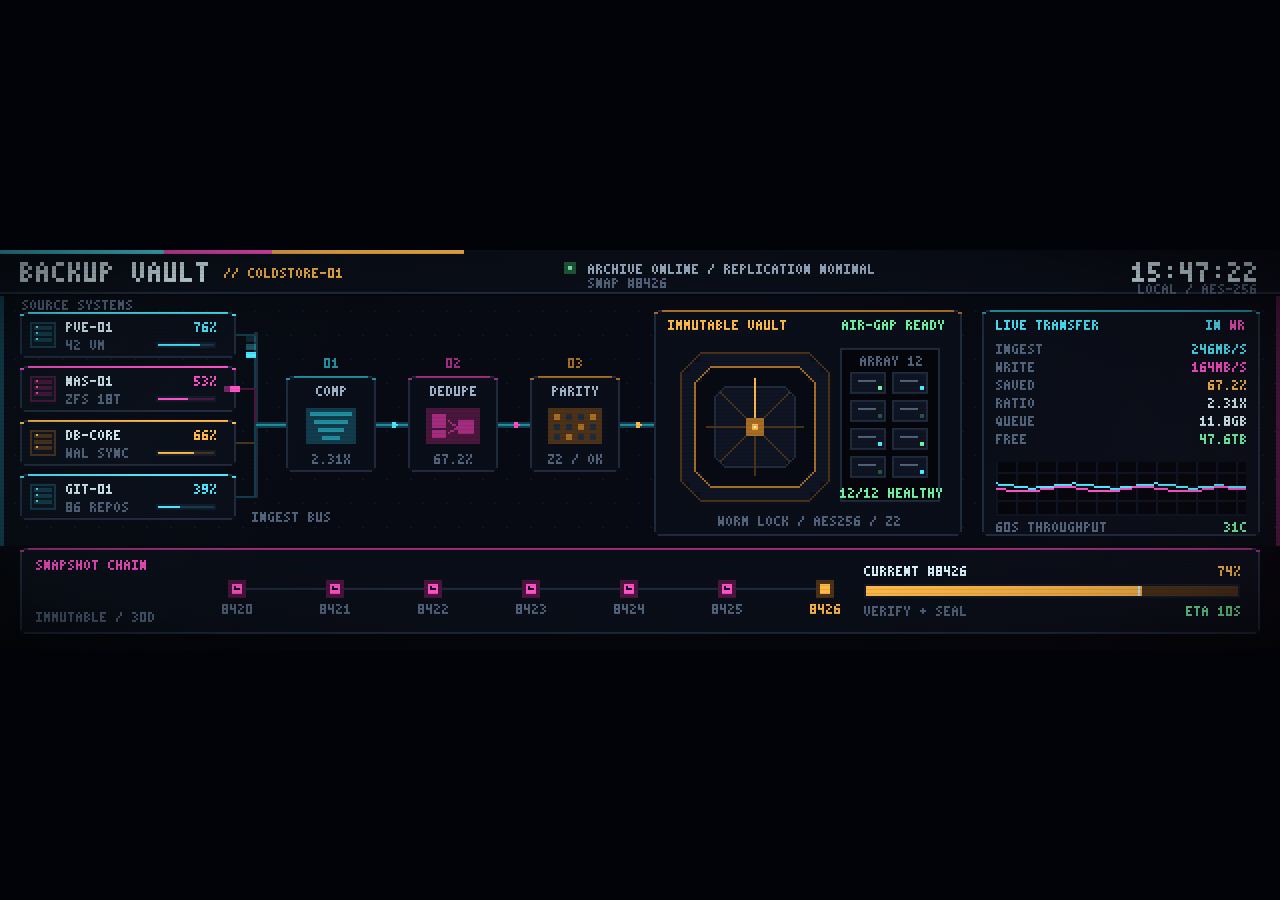
<file: views/backup-vault.html>
<!DOCTYPE html>
<html lang="en">
<head>
<meta charset="UTF-8" />
<meta name="viewport" content="width=device-width, initial-scale=1.0" />
<title>homelab // backup vault</title>
<style>
  * { box-sizing: border-box; margin: 0; padding: 0; }
  html, body {
    width: 100%;
    height: 100%;
    overflow: hidden;
    background: #020308;
  }
  body {
    display: flex;
    align-items: center;
    justify-content: center;
    cursor: none;
  }
  /* A fixed 1280x400 stage is scaled uniformly, leaving clean black letterbox bars. */
  #stage {
    position: relative;
    flex: 0 0 auto;
    width: 1280px;
    height: 400px;
    overflow: hidden;
    transform-origin: center center;
    background: #05060b;
  }
  #vault-display {
    display: block;
    width: 1280px;
    height: 400px;
    image-rendering: pixelated;
    image-rendering: crisp-edges;
  }
  .scanlines, .vignette, .glass {
    position: absolute;
    inset: 0;
    pointer-events: none;
  }
  .scanlines {
    opacity: .3;
    background: repeating-linear-gradient(
      to bottom,
      transparent 0,
      transparent 3px,
      rgba(0, 0, 0, .3) 3px,
      rgba(0, 0, 0, .3) 4px
    );
  }
  .glass {
    background: linear-gradient(110deg, rgba(78, 231, 255, .025), transparent 28%, transparent 72%, rgba(255, 79, 200, .02));
    mix-blend-mode: screen;
  }
  .vignette {
    background: radial-gradient(ellipse at center, transparent 54%, rgba(0, 0, 0, .2) 78%, rgba(0, 0, 0, .62) 100%);
  }
  @media (prefers-reduced-motion: reduce) {
    .glass { display: none; }
  }
</style>
</head>
<body>
<main id="stage" role="img" aria-label="Animated backup vault dashboard showing four homelab systems passing data through compression, deduplication and parity stages into an immutable storage vault.">
  <canvas id="vault-display" width="640" height="200"></canvas>
  <div class="glass"></div>
  <div class="scanlines"></div>
  <div class="vignette"></div>
</main>

<script>
"use strict";
(function () {
  var W = 640, H = 200;
  var stage = document.getElementById("stage");
  var canvas = document.getElementById("vault-display");
  var ctx = canvas.getContext("2d", { alpha: false });
  ctx.imageSmoothingEnabled = false;

  var C = {
    bg:       "#05060b",
    bg2:      "#070a12",
    panel:    "#0a0e18",
    panelHi:  "#0e1421",
    line:     "#202a3d",
    lineLo:   "#121a29",
    grid:     "#0d1421",
    ink:      "#d8eef7",
    text:     "#9fb2c8",
    dim:      "#52647c",
    cyan:     "#4de8ff",
    cyanMid:  "#228fa1",
    cyanLo:   "#123c4b",
    magenta:  "#ff4fc8",
    magMid:   "#a02d7e",
    magLo:    "#49163c",
    amber:    "#ffb84a",
    amberMid: "#a66d27",
    amberLo:  "#4b3219",
    green:    "#72f2a4",
    greenLo:  "#24573d",
    red:      "#ff6c73"
  };

  function fitStage() {
    var scale = Math.min(window.innerWidth / 1280, window.innerHeight / 400);
    stage.style.transform = "scale(" + scale + ")";
  }
  window.addEventListener("resize", fitStage, { passive: true });
  fitStage();

  /* Compact 3x5 bitmap type keeps every label aligned to the display's pixel grid. */
  var FONT = {
    " ":[0,0,0,0,0], "A":[2,5,7,5,5], "B":[6,5,6,5,6],
    "C":[3,4,4,4,3], "D":[6,5,5,5,6], "E":[7,4,6,4,7],
    "F":[7,4,6,4,4], "G":[3,4,5,5,3], "H":[5,5,7,5,5],
    "I":[7,2,2,2,7], "J":[1,1,1,5,2], "K":[5,5,6,5,5],
    "L":[4,4,4,4,7], "M":[5,7,7,5,5], "N":[5,7,7,7,5],
    "O":[2,5,5,5,2], "P":[6,5,6,4,4], "Q":[2,5,5,7,3],
    "R":[6,5,6,5,5], "S":[3,4,2,1,6], "T":[7,2,2,2,2],
    "U":[5,5,5,5,7], "V":[5,5,5,5,2], "W":[5,5,7,7,5],
    "X":[5,5,2,5,5], "Y":[5,5,2,2,2], "Z":[7,1,2,4,7],
    "0":[7,5,5,5,7], "1":[2,6,2,2,7], "2":[6,1,2,4,7],
    "3":[6,1,2,1,6], "4":[5,5,7,1,1], "5":[7,4,6,1,6],
    "6":[3,4,7,5,7], "7":[7,1,2,2,2], "8":[7,5,7,5,7],
    "9":[7,5,7,1,6], ":":[0,2,0,2,0], ".":[0,0,0,0,2],
    "/":[1,1,2,4,4], "-":[0,0,7,0,0], "_":[0,0,0,0,7],
    "%":[5,1,2,4,5], "+":[0,2,7,2,0], "#":[5,7,5,7,5],
    "[ ":[6,4,4,4,6], "[":[6,4,4,4,6], "]":[3,1,1,1,3],
    "(":[2,4,4,4,2], ")":[2,1,1,1,2], ">":[4,2,1,2,4],
    "<":[1,2,4,2,1], "=":[0,7,0,7,0], "|":[2,2,2,2,2],
    "?":[6,1,2,0,2], "'":[2,2,0,0,0]
  };

  function textWidth(value, scale) {
    scale = scale || 1;
    return Math.max(0, value.length * 4 * scale - scale);
  }
  function ptext(value, x, y, color, scale, align) {
    value = String(value).toUpperCase();
    scale = scale || 1;
    if (align === "right") x -= textWidth(value, scale);
    if (align === "center") x -= Math.floor(textWidth(value, scale) / 2);
    ctx.fillStyle = color;
    for (var i = 0; i < value.length; i++) {
      var rows = FONT[value.charAt(i)] || FONT["?"];
      for (var row = 0; row < 5; row++) {
        for (var col = 0; col < 3; col++) {
          if (rows[row] & (4 >> col)) {
            ctx.fillRect(x + (i * 4 + col) * scale, y + row * scale, scale, scale);
          }
        }
      }
    }
  }

  function clamp(v, lo, hi) { return Math.max(lo, Math.min(hi, v)); }
  function lerp(a, b, t) { return a + (b - a) * t; }
  function line(x0, y0, x1, y1, color) {
    x0 = Math.round(x0); y0 = Math.round(y0);
    x1 = Math.round(x1); y1 = Math.round(y1);
    var dx = Math.abs(x1 - x0), sx = x0 < x1 ? 1 : -1;
    var dy = -Math.abs(y1 - y0), sy = y0 < y1 ? 1 : -1;
    var err = dx + dy;
    ctx.fillStyle = color;
    while (true) {
      ctx.fillRect(x0, y0, 1, 1);
      if (x0 === x1 && y0 === y1) break;
      var e2 = err * 2;
      if (e2 >= dy) { err += dy; x0 += sx; }
      if (e2 <= dx) { err += dx; y0 += sy; }
    }
  }

  function panel(x, y, w, h, accent) {
    ctx.fillStyle = C.panel;
    ctx.fillRect(x + 1, y, w - 2, h);
    ctx.fillRect(x, y + 1, w, h - 2);
    ctx.fillStyle = C.line;
    ctx.fillRect(x + 2, y, w - 4, 1);
    ctx.fillRect(x + 2, y + h - 1, w - 4, 1);
    ctx.fillRect(x, y + 2, 1, h - 4);
    ctx.fillRect(x + w - 1, y + 2, 1, h - 4);
    ctx.fillStyle = accent || C.line;
    ctx.fillRect(x + 4, y, Math.max(1, w - 8), 1);
    ctx.fillRect(x, y + 1, 2, 1);
    ctx.fillRect(x + w - 2, y + 1, 2, 1);
  }

  var seed = 0x7b42a91;
  function random() {
    seed = (seed * 1664525 + 1013904223) >>> 0;
    return seed / 4294967296;
  }

  var sources = [
    { name: "PVE-01",  sub: "42 VM",    color: C.cyan,    dim: C.cyanLo, y: 31, load: .76 },
    { name: "NAS-01",  sub: "ZFS 18T",  color: C.magenta, dim: C.magLo,  y: 58, load: .53 },
    { name: "DB-CORE", sub: "WAL SYNC", color: C.amber,   dim: C.amberLo,y: 85, load: .66 },
    { name: "GIT-01",  sub: "86 REPOS", color: C.cyan,    dim: C.cyanLo, y:112, load: .39 }
  ];

  function makeRoute(source) {
    var cy = source.y + 11;
    var points = [
      { x: 117, y: cy }, { x: 128, y: cy }, { x: 128, y: 87 },
      { x: 143, y: 87 }, { x: 188, y: 87 }, { x: 204, y: 87 },
      { x: 249, y: 87 }, { x: 265, y: 87 }, { x: 310, y: 87 },
      { x: 328, y: 87 }, { x: 350, y: 87 }
    ];
    var lengths = [], total = 0;
    for (var i = 1; i < points.length; i++) {
      var d = Math.abs(points[i].x - points[i - 1].x) + Math.abs(points[i].y - points[i - 1].y);
      lengths.push(d); total += d;
    }
    return { points: points, lengths: lengths, total: total };
  }
  var routes = sources.map(makeRoute);

  function routePoint(route, progress) {
    var distance = clamp(progress, 0, 1) * route.total;
    for (var i = 0; i < route.lengths.length; i++) {
      var seg = route.lengths[i];
      if (distance <= seg) {
        var a = route.points[i], b = route.points[i + 1];
        var t = seg ? distance / seg : 0;
        return { x: lerp(a.x, b.x, t), y: lerp(a.y, b.y, t) };
      }
      distance -= seg;
    }
    return route.points[route.points.length - 1];
  }

  /* Fixed pool: blocks are reused forever, so the kiosk never accumulates objects. */
  var blocks = [];
  for (var bi = 0; bi < 22; bi++) {
    blocks.push({ active: false, source: 0, p: 0, speed: .13 });
  }
  var nextSource = 0, spawnClock = 0;
  function spawnBlock() {
    for (var i = 0; i < blocks.length; i++) {
      if (!blocks[i].active) {
        blocks[i].active = true;
        blocks[i].source = nextSource;
        blocks[i].p = 0;
        blocks[i].speed = .115 + random() * .035;
        nextSource = (nextSource + 1 + (random() > .82 ? 1 : 0)) % sources.length;
        return;
      }
    }
  }

  var metrics = {
    ingest: 246, ingestTarget: 246,
    write: 164, writeTarget: 164,
    saved: 67.2, savedTarget: 67.2,
    ratio: 2.31, ratioTarget: 2.31,
    queue: 11.8, queueTarget: 11.8,
    free: 47.6, freeTarget: 47.6,
    temp: 31, tempTarget: 31
  };
  var historyIn = new Float32Array(58);
  var historyWrite = new Float32Array(58);
  for (var hi = 0; hi < historyIn.length; hi++) {
    historyIn[hi] = metrics.ingest + Math.sin(hi * .34) * 19;
    historyWrite[hi] = metrics.write + Math.sin(hi * .34 + .8) * 15;
  }
  var historyHead = 0, historyClock = 0, driftClock = 0;
  var snapshot = 8426, snapshotProgress = .72, completionGlow = 0;

  function newMetricTargets() {
    metrics.ingestTarget = clamp(metrics.ingestTarget + (random() - .48) * 60, 145, 390);
    metrics.writeTarget = clamp(metrics.writeTarget + (random() - .5) * 42, 90, 285);
    metrics.savedTarget = clamp(metrics.savedTarget + (random() - .5) * 2.4, 61, 74);
    metrics.ratioTarget = clamp(metrics.ratioTarget + (random() - .5) * .16, 1.82, 2.78);
    metrics.queueTarget = clamp(metrics.queueTarget + (random() - .53) * 3.8, 3.5, 24);
    metrics.freeTarget = clamp(metrics.freeTarget + (random() - .52) * .12, 46.8, 48.2);
    metrics.tempTarget = clamp(metrics.tempTarget + (random() - .5) * 2, 29, 35);
    for (var i = 0; i < sources.length; i++) {
      sources[i].load = clamp(sources[i].load + (random() - .5) * .22, .22, .91);
    }
  }

  function approachMetrics(dt) {
    var k = Math.min(1, dt * .72);
    metrics.ingest += (metrics.ingestTarget - metrics.ingest) * k;
    metrics.write += (metrics.writeTarget - metrics.write) * k;
    metrics.saved += (metrics.savedTarget - metrics.saved) * k;
    metrics.ratio += (metrics.ratioTarget - metrics.ratio) * k;
    metrics.queue += (metrics.queueTarget - metrics.queue) * k;
    metrics.free += (metrics.freeTarget - metrics.free) * k;
    metrics.temp += (metrics.tempTarget - metrics.temp) * k;
  }

  var motionQuery = window.matchMedia("(prefers-reduced-motion: reduce)");
  var reducedMotion = motionQuery.matches;
  function motionChanged(event) {
    reducedMotion = event.matches;
    if (reducedMotion) {
      for (var i = 0; i < blocks.length; i++) blocks[i].active = false;
      spawnClock = 0;
    }
  }
  if (motionQuery.addEventListener) motionQuery.addEventListener("change", motionChanged);
  else if (motionQuery.addListener) motionQuery.addListener(motionChanged);

  function update(dt) {
    driftClock += dt;
    if (driftClock >= 2.25) {
      driftClock -= 2.25;
      newMetricTargets();
    }
    approachMetrics(dt);

    historyClock += dt;
    if (historyClock >= .25) {
      historyClock -= .25;
      historyHead = (historyHead + 1) % historyIn.length;
      historyIn[historyHead] = metrics.ingest;
      historyWrite[historyHead] = metrics.write;
    }

    /* Snapshot progress is operational state, retained in reduced-motion mode. */
    snapshotProgress += dt / 38;
    if (snapshotProgress >= 1) {
      snapshotProgress -= 1;
      snapshot += 1;
      completionGlow = reducedMotion ? 0 : 1;
    }
    completionGlow = Math.max(0, completionGlow - dt * .75);

    if (!reducedMotion) {
      spawnClock += dt;
      if (spawnClock >= .47) {
        spawnClock -= .47;
        spawnBlock();
      }
      for (var i = 0; i < blocks.length; i++) {
        if (!blocks[i].active) continue;
        blocks[i].p += blocks[i].speed * dt;
        if (blocks[i].p >= 1) blocks[i].active = false;
      }
    }
  }

  function drawBackground() {
    ctx.fillStyle = C.bg;
    ctx.fillRect(0, 0, W, H);
    ctx.fillStyle = C.bg2;
    ctx.fillRect(0, 23, W, 125);
    for (var y = 30; y < 148; y += 12) {
      for (var x = 4 + ((y / 12) % 2) * 6; x < W; x += 12) {
        ctx.fillStyle = C.grid;
        ctx.fillRect(x, y, 1, 1);
      }
    }
    ctx.fillStyle = C.cyanLo;
    ctx.fillRect(0, 23, 2, 125);
    ctx.fillStyle = C.magLo;
    ctx.fillRect(638, 23, 2, 125);
  }

  function drawHeader(now) {
    ctx.fillStyle = C.panel;
    ctx.fillRect(0, 0, W, 22);
    ctx.fillStyle = C.line;
    ctx.fillRect(0, 21, W, 1);
    ctx.fillStyle = C.cyan;
    ctx.fillRect(0, 0, 82, 2);
    ctx.fillStyle = C.magenta;
    ctx.fillRect(82, 0, 54, 2);
    ctx.fillStyle = C.amber;
    ctx.fillRect(136, 0, 96, 2);

    ptext("BACKUP VAULT", 10, 6, C.ink, 2);
    ptext("// COLDSTORE-01", 112, 9, C.amber, 1);

    ctx.fillStyle = C.greenLo;
    ctx.fillRect(282, 6, 6, 6);
    ctx.fillStyle = C.green;
    ctx.fillRect(284, 8, 2, 2);
    ptext(reducedMotion ? "ARCHIVE ONLINE / QUIET MODE" : "ARCHIVE ONLINE / REPLICATION NOMINAL", 294, 7, C.text, 1);
    ptext("SNAP #" + String(snapshot).padStart(4, "0"), 294, 14, C.dim, 1);

    var date = new Date(now);
    var hh = String(date.getHours()).padStart(2, "0");
    var mm = String(date.getMinutes()).padStart(2, "0");
    var ss = String(date.getSeconds()).padStart(2, "0");
    ptext(hh + ":" + mm + ":" + ss, 628, 6, C.ink, 2, "right");
    ptext("LOCAL / AES-256", 628, 17, C.dim, 1, "right");
  }

  function drawServerIcon(x, y, source, index, t) {
    ctx.fillStyle = source.dim;
    ctx.fillRect(x, y, 13, 13);
    ctx.fillStyle = C.panelHi;
    ctx.fillRect(x + 1, y + 1, 11, 11);
    for (var row = 0; row < 3; row++) {
      ctx.fillStyle = source.dim;
      ctx.fillRect(x + 2, y + 2 + row * 3, 9, 2);
      var active = reducedMotion || ((Math.floor(t * 2.2) + row + index * 2) % 7 !== 0);
      ctx.fillStyle = active ? source.color : source.dim;
      ctx.fillRect(x + 3, y + 2 + row * 3, 1, 1);
    }
  }

  function drawSources(t) {
    ptext("SOURCE SYSTEMS", 11, 25, C.dim, 1);
    for (var i = 0; i < sources.length; i++) {
      var s = sources[i], y = s.y;
      panel(10, y, 108, 23, s.color);
      drawServerIcon(15, y + 5, s, i, t);
      ptext(s.name, 33, y + 5, C.ink, 1);
      ptext(s.sub, 33, y + 14, C.dim, 1);
      ptext(String(Math.round(s.load * 100)) + "%", 108, y + 5, s.color, 1, "right");
      ctx.fillStyle = C.lineLo;
      ctx.fillRect(78, y + 15, 30, 3);
      ctx.fillStyle = s.dim;
      ctx.fillRect(79, y + 16, 28, 1);
      ctx.fillStyle = s.color;
      ctx.fillRect(79, y + 16, Math.max(1, Math.round(28 * s.load)), 1);
    }
  }

  function arrow(x, y, color) {
    ctx.fillStyle = color;
    ctx.fillRect(x, y - 1, 2, 3);
    ctx.fillRect(x + 2, y, 1, 1);
  }

  function drawPipelineRails() {
    ctx.fillStyle = C.line;
    ctx.fillRect(127, 41, 2, 83);
    for (var i = 0; i < sources.length; i++) {
      var s = sources[i], cy = s.y + 11;
      ctx.fillStyle = s.dim;
      ctx.fillRect(118, cy, 10, 1);
      ctx.fillRect(127, Math.min(cy, 87), 1, Math.abs(cy - 87) + 1);
    }
    ctx.fillStyle = C.cyanLo;
    ctx.fillRect(128, 86, 222, 3);
    ctx.fillStyle = C.cyanMid;
    ctx.fillRect(128, 87, 222, 1);
    arrow(196, 87, C.cyan);
    arrow(257, 87, C.magenta);
    arrow(318, 87, C.amber);
    ptext("INGEST BUS", 126, 131, C.dim, 1);
  }

  function stageActivity(x0, x1) {
    var count = 0;
    for (var i = 0; i < blocks.length; i++) {
      if (!blocks[i].active) continue;
      var point = routePoint(routes[blocks[i].source], blocks[i].p);
      if (point.x >= x0 && point.x <= x1) count++;
    }
    return count;
  }

  function drawCompression(x, y, active) {
    panel(x, y, 45, 48, active ? C.cyan : C.cyanMid);
    ptext("COMP", x + 22, y + 5, active ? C.cyan : C.text, 1, "center");
    ctx.fillStyle = C.cyanLo;
    ctx.fillRect(x + 10, y + 16, 25, 18);
    var widths = [21, 17, 13, 9];
    for (var i = 0; i < widths.length; i++) {
      ctx.fillStyle = i === 3 && active ? C.cyan : C.cyanMid;
      ctx.fillRect(x + 12 + Math.floor((21 - widths[i]) / 2), y + 18 + i * 4, widths[i], 2);
    }
    ptext("2.31X", x + 22, y + 39, C.dim, 1, "center");
  }

  function drawDedupe(x, y, active) {
    panel(x, y, 45, 48, active ? C.magenta : C.magMid);
    ptext("DEDUPE", x + 22, y + 5, active ? C.magenta : C.text, 1, "center");
    ctx.fillStyle = C.magLo;
    ctx.fillRect(x + 9, y + 16, 27, 18);
    ctx.fillStyle = C.magMid;
    ctx.fillRect(x + 12, y + 19, 7, 7);
    ctx.fillRect(x + 12, y + 27, 7, 4);
    ctx.fillStyle = active ? C.magenta : C.magMid;
    ctx.fillRect(x + 25, y + 22, 8, 7);
    line(x + 20, y + 22, x + 24, y + 25, C.magMid);
    line(x + 20, y + 28, x + 24, y + 26, C.magMid);
    ptext("67.2%", x + 22, y + 39, C.dim, 1, "center");
  }

  function drawParity(x, y, active) {
    panel(x, y, 45, 48, active ? C.amber : C.amberMid);
    ptext("PARITY", x + 22, y + 5, active ? C.amber : C.text, 1, "center");
    ctx.fillStyle = C.amberLo;
    ctx.fillRect(x + 9, y + 16, 27, 18);
    for (var row = 0; row < 3; row++) {
      for (var col = 0; col < 4; col++) {
        var parity = (row + col) % 3 === 0;
        ctx.fillStyle = parity && active ? C.amber : (parity ? C.amberMid : C.line);
        ctx.fillRect(x + 12 + col * 6, y + 19 + row * 5, 3, 3);
      }
    }
    ptext("Z2 / OK", x + 22, y + 39, C.dim, 1, "center");
  }

  function drawStages() {
    drawCompression(143, 63, reducedMotion || stageActivity(143, 188) > 0);
    drawDedupe(204, 63, reducedMotion || stageActivity(204, 249) > 0);
    drawParity(265, 63, reducedMotion || stageActivity(265, 310) > 0);
    ptext("01", 165, 54, C.cyanMid, 1, "center");
    ptext("02", 226, 54, C.magMid, 1, "center");
    ptext("03", 287, 54, C.amberMid, 1, "center");
  }

  function drawOctagon(cx, cy, radius, fill, stroke) {
    var cut = Math.floor(radius * .28);
    var left = cx - radius, right = cx + radius;
    var top = cy - radius, bottom = cy + radius;
    ctx.fillStyle = fill;
    ctx.fillRect(left + cut, top, radius * 2 - cut * 2 + 1, radius * 2 + 1);
    ctx.fillRect(left, top + cut, radius * 2 + 1, radius * 2 - cut * 2 + 1);
    ctx.fillRect(left + Math.floor(cut / 2), top + Math.floor(cut / 2), radius * 2 - cut + 1, radius * 2 - cut + 1);
    line(left + cut, top, right - cut, top, stroke);
    line(right - cut, top, right, top + cut, stroke);
    line(right, top + cut, right, bottom - cut, stroke);
    line(right, bottom - cut, right - cut, bottom, stroke);
    line(right - cut, bottom, left + cut, bottom, stroke);
    line(left + cut, bottom, left, bottom - cut, stroke);
    line(left, bottom - cut, left, top + cut, stroke);
    line(left, top + cut, left + cut, top, stroke);
  }

  function drawVault(t) {
    panel(327, 30, 154, 113, completionGlow > 0 ? C.amber : C.amberMid);
    ptext("IMMUTABLE VAULT", 334, 35, C.amber, 1);
    ptext("AIR-GAP READY", 472, 35, C.green, 1, "right");

    var cx = 377, cy = 88;
    drawOctagon(cx, cy, 37, C.panelHi, C.amberLo);
    drawOctagon(cx, cy, 30, C.bg2, completionGlow > .25 ? C.amber : C.amberMid);
    drawOctagon(cx, cy, 20, C.panelHi, C.line);

    var step = reducedMotion ? 0 : Math.floor(t / 1.15) % 8;
    var dirs = [[0,-24],[17,-17],[24,0],[17,17],[0,24],[-17,17],[-24,0],[-17,-17]];
    for (var i = 0; i < dirs.length; i++) {
      var bright = i === step;
      line(cx, cy, cx + dirs[i][0], cy + dirs[i][1], bright ? C.amber : C.amberLo);
    }
    ctx.fillStyle = C.amberMid;
    ctx.fillRect(cx - 4, cy - 4, 9, 9);
    ctx.fillStyle = C.amber;
    ctx.fillRect(cx - 1, cy - 1, 3, 3);
    ctx.fillStyle = C.ink;
    ctx.fillRect(cx, cy, 1, 1);

    ctx.fillStyle = C.line;
    ctx.fillRect(420, 49, 50, 77);
    ctx.fillStyle = C.bg;
    ctx.fillRect(421, 50, 48, 75);
    ptext("ARRAY 12", 445, 53, C.dim, 1, "center");
    for (var d = 0; d < 8; d++) {
      var dx = 425 + (d % 2) * 21;
      var dy = 61 + Math.floor(d / 2) * 14;
      ctx.fillStyle = C.line;
      ctx.fillRect(dx, dy, 18, 11);
      ctx.fillStyle = C.panelHi;
      ctx.fillRect(dx + 1, dy + 1, 16, 9);
      ctx.fillStyle = C.dim;
      ctx.fillRect(dx + 4, dy + 4, 9, 1);
      var ledOn = reducedMotion || ((Math.floor(t * 1.7) + d * 3) % 11 < 7);
      ctx.fillStyle = ledOn ? (d % 3 === 1 ? C.cyan : C.green) : C.greenLo;
      ctx.fillRect(dx + 14, dy + 7, 2, 2);
    }
    ptext("12/12 HEALTHY", 445, 119, C.green, 1, "center");
    ptext("WORM LOCK / AES256 / Z2", 404, 133, C.dim, 1, "center");
  }

  function blockColor(x, source) {
    if (x < 143) return source.color;
    if (x < 204) return C.cyan;
    if (x < 265) return C.magenta;
    return C.amber;
  }

  function drawOneBlock(route, source, progress, alpha) {
    var p = routePoint(route, progress);
    var color = blockColor(p.x, source);
    ctx.globalAlpha = alpha;
    ctx.fillStyle = color;
    var w = p.x < 188 ? 5 : (p.x < 249 ? 4 : 3);
    var h = p.x < 188 ? 3 : 2;
    ctx.fillRect(Math.round(p.x) - w, Math.round(p.y) - Math.floor(h / 2), w, h);
    if (p.x >= 310) {
      ctx.fillRect(Math.round(p.x) - 1, Math.round(p.y) - 3, 1, 1);
      ctx.fillRect(Math.round(p.x) - 1, Math.round(p.y) + 2, 1, 1);
    }
    ctx.globalAlpha = 1;
  }

  function drawBlocks() {
    if (reducedMotion) {
      /* Parked indicators communicate flow without traveling across the screen. */
      var parked = [
        { x: 197, c: C.cyan }, { x: 258, c: C.magenta }, { x: 319, c: C.amber }
      ];
      for (var pi = 0; pi < parked.length; pi++) {
        ctx.fillStyle = parked[pi].c;
        ctx.fillRect(parked[pi].x - 2, 86, 3, 2);
      }
      return;
    }
    for (var i = 0; i < blocks.length; i++) {
      var b = blocks[i];
      if (!b.active) continue;
      var route = routes[b.source], source = sources[b.source];
      drawOneBlock(route, source, Math.max(0, b.p - .026), .13);
      drawOneBlock(route, source, Math.max(0, b.p - .013), .32);
      drawOneBlock(route, source, b.p, 1);
    }
  }

  function metricRow(label, value, y, color) {
    ptext(label, 498, y, C.dim, 1);
    ptext(value, 623, y, color || C.ink, 1, "right");
  }

  function drawHistory() {
    var x = 498, y = 106, w = 125, h = 27;
    ctx.fillStyle = C.bg;
    ctx.fillRect(x, y, w, h);
    ctx.fillStyle = C.grid;
    for (var gx = x; gx < x + w; gx += 10) ctx.fillRect(gx, y, 1, h);
    for (var gy = y + 5; gy < y + h; gy += 7) ctx.fillRect(x, gy, w, 1);
    var prevIX = x, prevIY = y + h - 2;
    var prevWX = x, prevWY = y + h - 2;
    for (var i = 0; i < historyIn.length; i++) {
      var index = (historyHead + 1 + i) % historyIn.length;
      var px = x + Math.floor(i * (w - 1) / (historyIn.length - 1));
      var iy = y + h - 2 - Math.round(clamp(historyIn[index] / 420, 0, 1) * (h - 4));
      var wy = y + h - 2 - Math.round(clamp(historyWrite[index] / 320, 0, 1) * (h - 4));
      if (i) {
        line(prevIX, prevIY, px, iy, C.cyan);
        line(prevWX, prevWY, px, wy, C.magenta);
      }
      prevIX = prevWX = px; prevIY = iy; prevWY = wy;
    }
  }

  function drawMetrics() {
    panel(491, 30, 139, 113, C.cyanMid);
    ptext("LIVE TRANSFER", 498, 35, C.cyan, 1);
    ptext("IN", 603, 35, C.cyan, 1);
    ptext("WR", 615, 35, C.magenta, 1);
    metricRow("INGEST", Math.round(metrics.ingest) + "MB/S", 47, C.cyan);
    metricRow("WRITE", Math.round(metrics.write) + "MB/S", 56, C.magenta);
    metricRow("SAVED", metrics.saved.toFixed(1) + "%", 65, C.amber);
    metricRow("RATIO", metrics.ratio.toFixed(2) + "X", 74, C.ink);
    metricRow("QUEUE", metrics.queue.toFixed(1) + "GB", 83, C.ink);
    metricRow("FREE", metrics.free.toFixed(1) + "TB", 92, C.green);
    drawHistory();
    ptext("60S THROUGHPUT", 498, 136, C.dim, 1);
    ptext(Math.round(metrics.temp) + "C", 623, 136, C.green, 1, "right");
  }

  function drawTimeline() {
    panel(10, 149, 620, 43, C.magMid);
    ptext("SNAPSHOT CHAIN", 18, 155, C.magenta, 1);
    ptext("IMMUTABLE / 30D", 18, 181, C.dim, 1);

    var startX = 118, step = 49, y = 165;
    ctx.fillStyle = C.line;
    ctx.fillRect(startX, y + 4, step * 6, 1);
    for (var i = 0; i < 7; i++) {
      var nx = startX + i * step;
      var current = i === 6;
      ctx.fillStyle = current ? C.amberLo : C.magLo;
      ctx.fillRect(nx - 4, y, 9, 9);
      ctx.fillStyle = current ? C.amber : C.magenta;
      ctx.fillRect(nx - 2, y + 2, 5, 5);
      if (!current) {
        ctx.fillStyle = C.panel;
        ctx.fillRect(nx - 1, y + 3, 1, 2);
        ctx.fillRect(nx, y + 4, 2, 1);
      }
      var id = snapshot - (6 - i);
      ptext(String(id).slice(-4), nx, 177, current ? C.amber : C.dim, 1, "center");
    }

    var px = 432, py = 158, pw = 188;
    ptext("CURRENT #" + String(snapshot).padStart(4, "0"), px, py, C.ink, 1);
    ptext(Math.floor(snapshotProgress * 100) + "%", px + pw, py, C.amber, 1, "right");
    ctx.fillStyle = C.lineLo;
    ctx.fillRect(px, py + 9, pw, 7);
    ctx.fillStyle = C.amberLo;
    ctx.fillRect(px + 1, py + 10, pw - 2, 5);
    ctx.fillStyle = C.amber;
    ctx.fillRect(px + 1, py + 10, Math.floor((pw - 2) * snapshotProgress), 5);
    ctx.fillStyle = C.ink;
    var cap = Math.floor((pw - 2) * snapshotProgress);
    if (cap > 2) ctx.fillRect(px + cap - 1, py + 10, 1, 5);
    ptext("VERIFY + SEAL", px, py + 20, C.dim, 1);
    ptext("ETA " + Math.ceil((1 - snapshotProgress) * 38) + "S", px + pw, py + 20, C.green, 1, "right");
  }

  function render(timeSeconds) {
    drawBackground();
    drawHeader(Date.now());
    drawSources(timeSeconds);
    drawPipelineRails();
    drawStages();
    drawVault(timeSeconds);
    drawMetrics();
    drawBlocks();
    drawTimeline();
  }

  var last = performance.now();
  var lastDraw = 0;
  function frame(now) {
    requestAnimationFrame(frame);
    var dt = Math.min(.05, Math.max(0, (now - last) / 1000));
    last = now;
    if (document.hidden) return;
    update(dt);
    /* 30fps is ample for pixel blocks and keeps kiosk CPU/GPU demand modest. */
    if (now - lastDraw >= 33) {
      lastDraw = now;
      render(now / 1000);
    }
  }
  document.addEventListener("visibilitychange", function () { last = performance.now(); });
  render(0);
  requestAnimationFrame(frame);
}());
</script>
</body>
</html>
</file>
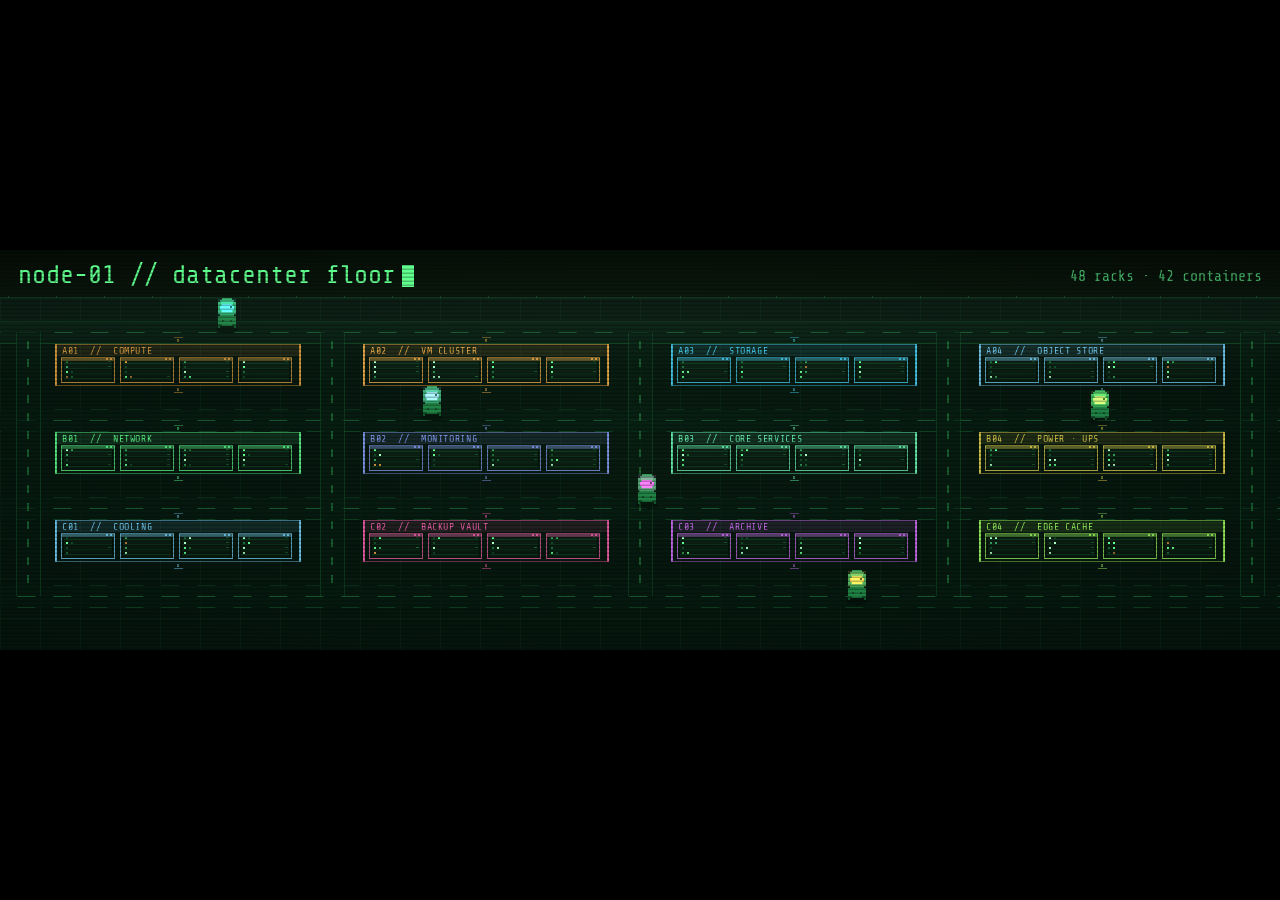
<file: views/datacenter.html>
<!DOCTYPE html>
<html lang="en">
<head>
<meta charset="UTF-8" />
<meta name="viewport" content="width=device-width, initial-scale=1.0" />
<title>node-01 // datacenter floor</title>
<link rel="preconnect" href="https://fonts.googleapis.com" />
<link rel="preconnect" href="https://fonts.gstatic.com" crossorigin />
<link href="https://fonts.googleapis.com/css2?family=Share+Tech+Mono&family=VT323&display=swap" rel="stylesheet" />
<style>
  * { margin: 0; padding: 0; box-sizing: border-box; }
  html, body {
    width: 100%; height: 100%;
    background: #000;
    overflow: hidden;
    cursor: none;
    display: flex;
    align-items: center;
    justify-content: center;
    font-family: "Share Tech Mono", "VT323", monospace;
  }
  /* Fixed 1280x400 logical stage, scaled by JS to fill viewport, letterboxed on black. */
  #stage {
    position: relative;
    flex-shrink: 0;            /* never shrink below 1280×400 in a narrow viewport */
    width: 1280px;
    height: 400px;
    transform-origin: center center;
    background: #020803;
    overflow: hidden;
  }
  /* High-DPI scene canvas (logical 1280×400). NO image-rendering:pixelated here —
     text must stay smooth; the pixel-art feel comes from hard-edged filled rects. */
  #scene {
    position: absolute;
    inset: 0;
    width: 1280px;
    height: 400px;
    display: block;
  }
  /* CRT overlay layer sits ON TOP of the canvas (crisp scanlines + vignette). */
  #crt {
    position: absolute;
    inset: 0;
    pointer-events: none;
    background-image: repeating-linear-gradient(
      to bottom,
      rgba(0, 0, 0, 0) 0px,
      rgba(0, 0, 0, 0) 2px,
      rgba(0, 0, 0, 0.26) 3px,
      rgba(0, 0, 0, 0.26) 4px
    );
    mix-blend-mode: multiply;
  }
  /* vignette + subtle screen-curvature darkening at the corners */
  #vignette {
    position: absolute;
    inset: 0;
    pointer-events: none;
    background:
      radial-gradient(120% 130% at 50% 50%,
        rgba(0, 0, 0, 0) 58%,
        rgba(0, 0, 0, 0.35) 82%,
        rgba(0, 0, 0, 0.72) 100%);
  }
  /* faint phosphor wash so the whole tube has a green cast */
  #tint {
    position: absolute;
    inset: 0;
    pointer-events: none;
    background: radial-gradient(140% 150% at 50% 42%,
      rgba(93, 255, 139, 0.05) 0%,
      rgba(93, 255, 139, 0.015) 45%,
      rgba(0, 0, 0, 0) 75%);
    mix-blend-mode: screen;
  }
  /* slow rolling horizontal band, animated in CSS so it costs no JS/frame */
  #roll {
    position: absolute;
    left: 0; right: 0;
    height: 130px;
    pointer-events: none;
    background: linear-gradient(to bottom,
      rgba(255, 255, 255, 0) 0%,
      rgba(180, 255, 200, 0.04) 50%,
      rgba(255, 255, 255, 0) 100%);
    mix-blend-mode: screen;
    animation: rollband 9.5s linear infinite;
  }
  @keyframes rollband {
    0%   { transform: translateY(-150px); }
    100% { transform: translateY(420px); }
  }
  /* global flicker: tiny brightness wobble driven entirely by CSS keyframes */
  #stage { animation: flick 5.4s steps(1, end) infinite; }
  @keyframes flick {
    0%, 100% { filter: brightness(1.00); }
    7%       { filter: brightness(0.975); }
    8%       { filter: brightness(1.015); }
    9%       { filter: brightness(0.99); }
    38%      { filter: brightness(1.012); }
    39%      { filter: brightness(0.988); }
    62%      { filter: brightness(1.00); }
    77%      { filter: brightness(0.97); }
    78%      { filter: brightness(1.02); }
    79%      { filter: brightness(1.00); }
  }
  @media (prefers-reduced-motion: reduce) {
    #stage, #roll { animation: none !important; }
  }
</style>
</head>
<body>
  <div id="stage">
    <canvas id="scene"></canvas>
    <div id="tint"></div>
    <div id="roll"></div>
    <div id="crt"></div>
    <div id="vignette"></div>
  </div>

<script>
"use strict";
(function () {
  // =========================================================================
  // STAGE FIT — fixed 1280x400 logical stage, scaled to fill, letterboxed.
  // (Same wrapper as the sibling views so framing is pixel-identical.)
  // =========================================================================
  var W = 1280, H = 400;
  var stage = document.getElementById("stage");
  function fit() {
    var s = Math.min(window.innerWidth / W, window.innerHeight / H);
    stage.style.transform = "scale(" + s + ")";
  }
  window.addEventListener("resize", fit);
  fit();

  // =========================================================================
  // HIGH-DPI CANVAS — backing store = W*dpr × H*dpr, with a setTransform so all
  // drawing happens in logical 1280×400 coordinates and text stays crisp.
  // dpr capped at 2. Re-setup on resize and on fonts.ready.
  // =========================================================================
  var cv = document.getElementById("scene");
  var ctx = cv.getContext("2d", { alpha: false });
  var dpr = 1;

  function setupCanvas() {
    dpr = Math.min(window.devicePixelRatio || 1, 2);
    cv.width  = Math.round(W * dpr);
    cv.height = Math.round(H * dpr);
    ctx.setTransform(dpr, 0, 0, dpr, 0, 0);
    ctx.textBaseline = "alphabetic";
  }
  setupCanvas();
  window.addEventListener("resize", setupCanvas);
  if (document.fonts && document.fonts.ready) {
    document.fonts.ready.then(setupCanvas);
  }

  // =========================================================================
  // PALETTE — phosphor green on near-black; per-sector multicolor accents.
  // =========================================================================
  var C = {
    bg:        "#020803",
    floor:     "#03100a",   // dark floor
    aisle:     "#04160d",   // central walking highway band
    phos:      "#5dff8b",   // primary phosphor green
    phosBright:"#aaffc4",
    phosDim:   "#3fae63",
    phosLo:    "#1f7a3c",
    phosFaint: "#0e4422",
    ivory:     "#eafff0",   // bubble status text
    amber:     "#e8a13c",   // WARN accent
    amberDim:  "#a8702a",
    cabBody:   "#06140c",   // server cabinet body
    cabBody2:  "#08190f",   // slightly lighter top
    cabShade:  "#020c06"
  };

  // rack-unit LED greens (+ rare amber handled separately)
  var LED_COLORS = ["#0e4422", "#176c34", "#2f9a55", "#5dff8b", "#aaffc4"];

  // =========================================================================
  // PIXEL DRAW HELPERS — crisp filled rects on an integer grid (the "pixel-art"
  // feel comes from these, NOT from upscaling a low-res buffer).
  // =========================================================================
  function rect(x, y, w, h, col) {
    ctx.fillStyle = col;
    ctx.fillRect(x, y, w, h);
  }
  // integer-snapped rect for chunky pixels
  function irect(x, y, w, h, col) {
    ctx.fillStyle = col;
    ctx.fillRect(x | 0, y | 0, w | 0, h | 0);
  }
  // 1px stroke snapped to half-pixels for crispness
  function hline(x0, x1, y, col, a) {
    ctx.globalAlpha = (a == null) ? 1 : a;
    ctx.strokeStyle = col;
    ctx.lineWidth = 1;
    ctx.beginPath();
    var yy = (y | 0) + 0.5;
    ctx.moveTo(x0, yy); ctx.lineTo(x1, yy);
    ctx.stroke();
    ctx.globalAlpha = 1;
  }
  function vline(x, y0, y1, col, a) {
    ctx.globalAlpha = (a == null) ? 1 : a;
    ctx.strokeStyle = col;
    ctx.lineWidth = 1;
    ctx.beginPath();
    var xx = (x | 0) + 0.5;
    ctx.moveTo(xx, y0); ctx.lineTo(xx, y1);
    ctx.stroke();
    ctx.globalAlpha = 1;
  }
  // rounded-rect path (for the speech bubble)
  function roundRectPath(x, y, w, h, r) {
    ctx.beginPath();
    ctx.moveTo(x + r, y);
    ctx.arcTo(x + w, y,     x + w, y + h, r);
    ctx.arcTo(x + w, y + h, x,     y + h, r);
    ctx.arcTo(x,     y + h, x,     y,     r);
    ctx.arcTo(x,     y,     x + w, y,     r);
    ctx.closePath();
  }

  // =========================================================================
  // FONTS — real web fonts via ctx.font. Share Tech Mono for UI/status text;
  // VT323 for the chunky bracketed sector labels.
  // =========================================================================
  var FONT_STM = '"Share Tech Mono", monospace';
  var FONT_VT  = '"VT323", "Share Tech Mono", monospace';
  function stm(px) { return px + 'px ' + FONT_STM; }
  function vt(px)  { return px + 'px ' + FONT_VT; }

  // letter-spaced text drawer (canvas has no native letter-spacing on all
  // browsers, so we advance glyph-by-glyph). align: 'left'|'center'|'right'.
  function drawSpaced(str, x, y, spacing, align) {
    str = String(str);
    // measure total width with spacing
    var total = 0, i;
    for (i = 0; i < str.length; i++) {
      total += ctx.measureText(str.charAt(i)).width + spacing;
    }
    if (total > 0) total -= spacing;
    var sx = x;
    if (align === "center") sx = x - total / 2;
    else if (align === "right") sx = x - total;
    for (i = 0; i < str.length; i++) {
      var ch = str.charAt(i);
      ctx.fillText(ch, sx, y);
      sx += ctx.measureText(ch).width + spacing;
    }
    return total;
  }
  function spacedWidth(str, spacing) {
    var total = 0;
    for (var i = 0; i < str.length; i++) {
      total += ctx.measureText(str.charAt(i)).width + spacing;
    }
    if (total > 0) total -= spacing;
    return total;
  }

  // =========================================================================
  // MOCK DATA STORE — drifts continuously, loops forever. No memory growth.
  // (Preserved verbatim from the previous version; containers bumped toward 42.)
  // =========================================================================
  function rnd(a, b) { return a + Math.random() * (b - a); }
  function clamp(v, a, b) { return v < a ? a : v > b ? b : v; }
  function walkV(v, lo, hi, step) { return clamp(v + rnd(-step, step), lo, hi); }
  function pad2(n) { return (n < 10 ? "0" : "") + n; }

  var store = {
    load:   2.1,          // COMPUTE load avg
    cores:  16,
    cpu:    22,           // proxmox cpu %
    scrub:  61,           // STORAGE zpool scrub %
    used:   14.6,         // STORAGE TB used (of 21)
    reqs:   1180,         // NETWORK req/s
    checks: 142,          // MONITORING checks ok
    ups:    100,          // POWER ups %
    watts:  253,          // POWER load W
    fans:   44,           // COOLING fan %
    intake: 21,           // COOLING intake C
    containers: 42,       // docker container count (reference shows 42)
    bootMs: Date.now() - (19 * 86400 + 7 * 3600 + 42 * 60) * 1000
  };

  function fmtUptime() {
    var s = Math.floor((Date.now() - store.bootMs) / 1000);
    var d = Math.floor(s / 86400); s -= d * 86400;
    var h = Math.floor(s / 3600); s -= h * 3600;
    var m = Math.floor(s / 60); s -= m * 60;
    return d + "d " + pad2(h) + ":" + pad2(m);
  }

  // Drift the numbers on a ~1.4s cadence (called by the fixed-step sim).
  function driftData() {
    store.load  = +clamp(store.load + rnd(-0.25, 0.25), 0.4, 9.5).toFixed(1);
    store.cpu   = Math.round(walkV(store.cpu, 6, 78, 9));
    store.scrub = clamp(store.scrub + rnd(0.4, 1.6), 0, 100);
    if (store.scrub >= 100) store.scrub = rnd(2, 8); // finished -> new scrub
    store.used  = +clamp(store.used + rnd(-0.05, 0.07), 12.0, 20.4).toFixed(1);
    store.reqs  = Math.round(walkV(store.reqs, 420, 2400, 180));
    store.checks = clamp(store.checks + (Math.random() < 0.5 ? -1 : 1), 138, 146) | 0;
    store.ups   = clamp(store.ups + (Math.random() < 0.15 ? -1 : (store.ups < 100 ? 1 : 0)), 92, 100) | 0;
    store.watts = Math.round(walkV(store.watts, 180, 320, 12));
    store.fans  = Math.round(walkV(store.fans, 28, 72, 4));
    store.intake = +clamp(store.intake + rnd(-0.3, 0.3), 18, 27).toFixed(0);
    if (Math.random() < 0.07) store.containers = clamp(store.containers + (Math.random() < 0.5 ? -1 : 1), 40, 44) | 0;
  }

  // =========================================================================
  // RACK BANKS — 12 dense server banks in three physical rows. Every bank is
  // live and maps to one of the existing telemetry pools.
  // STATUS-LINE FACTORIES — lowercase, matching the reference phrasing.
  // ~14% chance of an amber WARN line.
  // =========================================================================
  var L = {
    COMPUTE: {
      ok: [
        function(){ return "load " + store.load.toFixed(1) + " / " + store.cores + "t"; },
        function(){ return "cpu " + store.cpu + "% nominal"; },
        function(){ return "kvm win-vm up"; },
        function(){ return "8 vms online"; }
      ],
      warn: [
        function(){ return "warn cpu spike"; },
        function(){ return "warn load " + (store.load + 4).toFixed(1); }
      ]
    },
    STORAGE: {
      ok: [
        function(){ return "zpool scrub " + Math.round(store.scrub) + "%"; },
        function(){ return store.used.toFixed(1) + "t / 21t"; },
        function(){ return "smart check ok"; },
        function(){ return "resilver idle"; }
      ],
      warn: [
        function(){ return "warn disk 88%"; },
        function(){ return "warn smart sdb"; }
      ]
    },
    NETWORK: {
      ok: [
        function(){ return "routing " + (store.reqs/1000).toFixed(1) + "k req/s"; },
        function(){ return "eth0 link 1g"; },
        function(){ return "wireguard up"; },
        function(){ return "pi-hole ok"; }
      ],
      warn: [
        function(){ return "warn pkt loss"; },
        function(){ return "warn lat 180ms"; }
      ]
    },
    MONITORING: {
      ok: [
        function(){ return "all probes green"; },
        function(){ return store.checks + " checks ok"; },
        function(){ return "no alerts 6h"; },
        function(){ return "grafana live"; }
      ],
      warn: [
        function(){ return "warn 1 alert"; },
        function(){ return "warn probe lag"; }
      ]
    },
    "POWER·UPS": {
      ok: [
        function(){ return "ups at " + store.ups + "%"; },
        function(){ return "draw " + store.watts + "w"; },
        function(){ return "mains ok 230v"; },
        function(){ return "runtime 38min"; }
      ],
      warn: [
        function(){ return "warn on battery"; },
        function(){ return "warn ups 71%"; }
      ]
    },
    COOLING: {
      ok: [
        function(){ return "fans at " + store.fans + "%"; },
        function(){ return "intake " + store.intake + "c"; },
        function(){ return "delta-t 6c"; },
        function(){ return "airflow ok"; }
      ],
      warn: [
        function(){ return "warn intake 29c"; },
        function(){ return "warn fan 2 low"; }
      ]
    },
    "BACKUP VAULT": {
      ok: [
        function(){ return "backup ✓ 02:00"; },
        function(){ return "restic snap ok"; },
        function(){ return "snapshot 14/14"; },
        function(){ return "offsite synced"; }
      ],
      warn: [
        function(){ return "warn backup late"; },
        function(){ return "warn retry 1/3"; }
      ]
    }
  };

  // Sector accent palette per the spec.
  var SECTORS = [
    { rack: "A01", name: "COMPUTE",      service: "COMPUTE",      accent: "#e8a13c", row: 0, col: 0 },
    { rack: "A02", name: "VM CLUSTER",   service: "COMPUTE",      accent: "#ffb347", row: 0, col: 1 },
    { rack: "A03", name: "STORAGE",      service: "STORAGE",      accent: "#46d6ff", row: 0, col: 2 },
    { rack: "A04", name: "OBJECT STORE", service: "STORAGE",      accent: "#79d4ff", row: 0, col: 3 },

    { rack: "B01", name: "NETWORK",      service: "NETWORK",      accent: "#5dff8b", row: 1, col: 0 },
    { rack: "B02", name: "MONITORING",   service: "MONITORING",   accent: "#8aa0ff", row: 1, col: 1 },
    { rack: "B03", name: "CORE SERVICES",service: "NETWORK",      accent: "#6dffba", row: 1, col: 2 },
    { rack: "B04", name: "POWER · UPS",  service: "POWER·UPS",    accent: "#e8d44c", row: 1, col: 3 },

    { rack: "C01", name: "COOLING",      service: "COOLING",      accent: "#79d4ff", row: 2, col: 0 },
    { rack: "C02", name: "BACKUP VAULT", service: "BACKUP VAULT", accent: "#ff5db1", row: 2, col: 1 },
    { rack: "C03", name: "ARCHIVE",      service: "BACKUP VAULT", accent: "#d86dff", row: 2, col: 2 },
    { rack: "C04", name: "EDGE CACHE",   service: "COMPUTE",      accent: "#a0ff5d", row: 2, col: 3 }
  ];

  // ---- LAYOUT (logical 1280×400) ------------------------------------------
  var HEAD_H   = 48;
  var AISLE_H  = 22;
  var LANE_Y   = [82, 170, 258, 346];
  // Cross-corridors sit in the aligned gaps between rack banks, never through
  // the server hardware. The two outer corridors close the patrol loop.
  var CROSS_X  = [28, 332, 640, 948, 1252];
  var BANK_CX  = [178, 486, 794, 1102];
  var BANK_W   = 246;
  var RACK_ROWS = [
    { y: 94,  h: 42 },
    { y: 182, h: 42 },
    { y: 270, h: 42 }
  ];

  (function layoutSectors() {
    for (var i = 0; i < SECTORS.length; i++) {
      var S = SECTORS[i];
      var row = RACK_ROWS[S.row];
      S.cx = BANK_CX[S.col];
      S.w = BANK_W; S.h = row.h;
      S.x = Math.round(S.cx - S.w / 2);
      S.y = row.y;
      buildCabinets(S);
    }
  })();

  // Three detailed pixel cabinets inside a sector pad, each with blinking LEDs.
  // LED blink data is built ONCE (no per-frame allocation; we just draw richer).
  function buildCabinets(S) {
    S.cabs = [];
    var n = 4;
    var padInX = 6;
    var gap = 5;
    var availW = S.w - padInX * 2;
    var cw = Math.floor((availW - gap * (n - 1)) / n);
    // Compact rack faces sit below the bank's built-in identity rail.
    var inTop = S.y + 13;
    var inH   = S.h - 16;
    for (var i = 0; i < n; i++) {
      var cx = S.x + padInX + i * (cw + gap);
      var cab = { x: cx, y: inTop, w: cw, h: inH, leds: [], slots: [] };
      var slotCount = 4;
      var headBar = 3;
      var faceTop = inTop + headBar + 1;
      var faceBot = inTop + inH - 3;
      var faceH = faceBot - faceTop;
      var slotStep = faceH / slotCount;
      for (var u = 0; u < slotCount; u++) {
        var sy = Math.round(faceTop + u * slotStep + slotStep * 0.5);
        cab.slots.push(sy);
        // 1–2 tiny LEDs near the left rail per slot
        var ledN = (Math.random() < 0.35) ? 2 : 1;
        for (var d = 0; d < ledN; d++) {
          cab.leds.push({
            x: cx + 5 + d * 5,
            y: sy - 2,
            base: (Math.random() * 5) | 0,
            phase: Math.random() * 6.28,
            rate: rnd(0.6, 2.6),
            amber: Math.random() < 0.05
          });
        }
      }
      S.cabs.push(cab);
    }
  }

  function sectorLaneY(S, lane) { return LANE_Y[lane == null ? S.row : lane]; }

  // pretty sector name for the bubble header ("POWER·UPS" -> "POWER · UPS")
  function prettyName(name) {
    return name.replace("·", " · ");
  }

  // =========================================================================
  // AGENTS — hooded pixel sprites that patrol. STATE MACHINE PRESERVED:
  //   PICK -> ROUTE(leg0 toAisleY -> leg1 alongAisle -> leg2 intoSector)
  //        -> ARRIVE -> SPEAK(typewriter ~4s hold) -> release claim -> PICK
  // FAN-OUT: exclude the just-left sector and any sector currently claimed.
  // =========================================================================

  // Sprite pixel matrix. ~22w × ~30h logical via PX-sized chunky pixels.
  // Sprite grid is 11 cols × 15 rows; each grid cell = PX×PX logical pixels.
  // Codes: 0 empty · 1 robe-mid · 2 robe-low(shade) · 3 hood-top · 4 visor
  var PX = 2;                          // logical px per sprite-pixel
  var SP_COLS = 11, SP_ROWS = 15;
  var AGENT_W = SP_COLS * PX;          // 22
  var AGENT_H = SP_ROWS * PX;          // 30

  var SPRITE = [
    "...33333...",   // 0  hood crown
    "..3333333..",   // 1
    ".333333333.",   // 2
    ".334444433.",   // 3  hood opening + visor band
    ".344444443.",   // 4  visor
    ".344444443.",   // 5  visor
    ".334444433.",   // 6
    ".333333333.",   // 7  hood meets shoulders
    "..1111111..",   // 8  shoulders
    ".111111111.",   // 9  robe
    ".111111111.",   // 10 robe
    ".112111211.",   // 11 robe fold hint
    ".111111111.",   // 12 robe
    ".221111122.",   // 13 robe lower (shade sides)
    "..2.....2..".substr(0,11) // 14 legs (overwritten by walk frames)
  ];
  // Walk / idle leg rows (row 14 of the sprite grid)
  var LEG_IDLE  = "..2.....2..";
  var LEG_WALK_A= ".2.......2.";
  var LEG_WALK_B= "...2...2...";

  // Render a hooded agent sprite. Vertical travel has a real front/back pose:
  // agents facing up show the closed hood, while down/side poses show the visor.
  function drawAgent(fx, fy, pal, legRow, facing, bob) {
    var flip = facing === "left";
    var facingAway = facing === "up";
    var left = Math.round(fx - AGENT_W / 2);
    var top  = Math.round(fy - AGENT_H) + bob;
    var r, c, code, col, gc;
    for (r = 0; r < SP_ROWS; r++) {
      var row = (r === 14) ? legRow : SPRITE[r];
      for (c = 0; c < SP_COLS; c++) {
        code = row.charCodeAt(c) - 48;
        if (code <= 0) continue;
        if (code === 1) col = pal.robe;
        else if (code === 2) col = pal.shade;
        else if (code === 3) col = pal.hoodT;
        else col = facingAway ? pal.hoodT : pal.visor;
        gc = flip ? (SP_COLS - 1 - c) : c;
        ctx.fillStyle = col;
        ctx.fillRect(left + gc * PX, top + r * PX, PX, PX);
      }
    }
    if (facingAway) {
      irect(left + 5 * PX, top + 3 * PX, PX, 4 * PX, pal.shade);
    } else {
      ctx.fillStyle = pal.eye;
      var e1 = flip ? (SP_COLS - 1 - 3) : 3;
      var e2 = flip ? (SP_COLS - 1 - 7) : 7;
      if (facing === "left" || facing === "right") {
        ctx.fillRect(left + (facing === "left" ? e1 : e2) * PX, top + 4 * PX, PX, PX);
      } else {
        ctx.fillRect(left + e1 * PX, top + 4 * PX, PX, PX);
        ctx.fillRect(left + e2 * PX, top + 4 * PX, PX, PX);
      }
    }

    // additive GLOW HALO around the visor — the signature lit-monitor face.
    if (!facingAway) {
      ctx.globalCompositeOperation = "lighter";
      var vx = left + 4 * PX, vy = top + 3 * PX, vw = 3 * PX, vh = 3 * PX;
      ctx.fillStyle = pal.visor;
      ctx.globalAlpha = 0.20;
      ctx.fillRect(vx - 3, vy - 3, vw + 6, vh + 6);
      ctx.globalAlpha = 0.16;
      ctx.fillRect(vx - 6, vy - 5, vw + 12, vh + 10);
      ctx.globalAlpha = 1;
      ctx.globalCompositeOperation = "source-over";
    }
  }

  // Soft drop shadow ellipse beneath the feet (depth cue).
  function drawShadow(fx, fy) {
    ctx.save();
    ctx.globalAlpha = 0.45;
    ctx.fillStyle = "#010503";
    ctx.beginPath();
    ctx.ellipse(fx, fy + 1, AGENT_W * 0.5, 4, 0, 0, Math.PI * 2);
    ctx.fill();
    ctx.restore();
  }

  function makeAgent(name, accent, startX, startLane, id) {
    return {
      id: id,
      name: name,
      accent: accent,
      // robe greens shared across all agents (same family); visor = accent.
      pal: { hoodT: "#2a8f4e", robe: "#1c7d40", shade: "#0f4f28",
             visor: accent, eye: "#06210f" },
      x: startX, y: LANE_Y[startLane],
      lane: startLane,
      facing: "right",
      target: null,                 // current sector object
      targetLane: -1,               // chosen service side of the target rack
      lastSector: null,             // to avoid immediate repeat
      phase: "pick",                // pick|route|arrive|speak
      route: [], routeAt: 0, crossAt: -1,
      blockedFor: 0,                // collision wait watchdog
      frame: 0, stepAcc: 0,         // walk animation
      moving: false,
      bob: 0,
      // typewriter
      line: "", shown: 0, typeAcc: 0, warn: false,
      holdAcc: 0, holdFor: 4.0,
      think: rnd(0.1, 1.6)
    };
  }

  // Keep the existing name→accent assignment (distinct visor colors).
  var agents = [
    makeAgent("ATLAS",  "#46e8ff", 150,  0, 0),
    makeAgent("ARGUS",  "#7fb8ff", 380,  1, 1),
    makeAgent("VESTA",  "#ff5ce0", 620,  2, 2),
    makeAgent("HERMES", "#ffb347", 860,  3, 3),
    makeAgent("NOVA",   "#a0ff5d", 1100, 1, 4)
  ];
  // stagger initial thinking so they don't all pick on the same tick
  agents[0].think = 0.1; agents[1].think = 0.4; agents[2].think = 0.7;
  agents[3].think = 1.0; agents[4].think = 1.3;

  // A sector is "claimed" while it is some agent's target.
  function isClaimed(S) {
    for (var i = 0; i < agents.length; i++) if (agents[i].target === S) return true;
    return false;
  }

  function pickSector(a) {
    var cands = [];
    for (var i = 0; i < SECTORS.length; i++) {
      var S = SECTORS[i];
      if (S.targetable === false) continue;
      if (S === a.lastSector) continue;
      if (isClaimed(S)) continue;
      cands.push(S);
    }
    if (cands.length === 0) {
      for (var j = 0; j < SECTORS.length; j++) {
        if (SECTORS[j].targetable !== false && !isClaimed(SECTORS[j])) cands.push(SECTORS[j]);
      }
    }
    if (cands.length === 0) return null;
    // Usually switch physical rack rows so the whole hall stays active.
    if (a.lastSector && Math.random() < 0.72) {
      var across = cands.filter(function (S) { return S.row !== a.lastSector.row; });
      if (across.length) cands = across;
    }
    return cands[(Math.random() * cands.length) | 0];
  }

  function buildLine(a) {
    var pool = L[a.target.service];
    if (Math.random() < 0.14 && pool.warn.length) {
      a.warn = true;
      return pool.warn[(Math.random() * pool.warn.length) | 0]();
    }
    a.warn = false;
    return pool.ok[(Math.random() * pool.ok.length) | 0]();
  }

  var motionQuery = window.matchMedia && window.matchMedia("(prefers-reduced-motion: reduce)");
  var reducedMotion = !!(motionQuery && motionQuery.matches);
  if (motionQuery) {
    var onMotionChange = function (e) { reducedMotion = e.matches; };
    if (motionQuery.addEventListener) motionQuery.addEventListener("change", onMotionChange);
    else if (motionQuery.addListener) motionQuery.addListener(onMotionChange);
  }

  var SPEED = 82;
  var TYPE_S = 0.04;     // seconds per typed character
  var crossClaims = [null, null, null, null, null];

  function targetBayX(a) {
    var cabs = a.target.cabs;
    var cab = cabs[a.bayIndex % cabs.length];
    return Math.round(cab.x + cab.w / 2);
  }

  function chooseTargetLane(a) {
    var north = a.target.row;
    var south = a.target.row + 1;
    var northD = Math.abs(a.lane - north);
    var southD = Math.abs(a.lane - south);
    // Most trips use the farther service side, which makes agents circulate
    // around rack rows instead of stopping on whichever aisle is nearest.
    if (Math.random() < 0.64) {
      if (northD === southD) return ((a.id + a.target.col) & 1) ? south : north;
      return northD > southD ? north : south;
    }
    if (northD === southD) return ((a.id + a.target.col) & 1) ? north : south;
    return northD < southD ? north : south;
  }

  function addPoint(route, x, y) {
    var last = route.length ? route[route.length - 1] : null;
    if (!last || Math.abs(last.x - x) > 0.1 || Math.abs(last.y - y) > 0.1) route.push({ x: x, y: y });
  }

  function addHorizontal(route, fromX, toX, laneY) {
    if (Math.abs(toX - fromX) < 1) return;
    var trackY = laneY + (toX > fromX ? -4 : 4);
    addPoint(route, fromX, trackY);
    addPoint(route, toX, trackY);
    addPoint(route, toX, laneY);
  }

  function reserveCross(a, targetX) {
    var ranked = CROSS_X.map(function (x, i) { return { i: i, d: Math.abs(x - targetX) }; });
    ranked.sort(function (p, q) { return p.d - q.d; });
    for (var r = 0; r < ranked.length; r++) {
      var idx = ranked[r].i;
      if (crossClaims[idx] == null) { crossClaims[idx] = a.id; return idx; }
    }
    return -1;
  }

  function releaseCross(a) {
    if (a.crossAt >= 0 && crossClaims[a.crossAt] === a.id) crossClaims[a.crossAt] = null;
    a.crossAt = -1;
  }

  // Build a bounded Manhattan route around the rack rows. One reservation owns
  // an entire cross-corridor, even when a trip spans several horizontal aisles.
  function buildRoute(a) {
    var startLaneIndex = a.lane;
    var targetLaneIndex = a.targetLane;
    var startLane = LANE_Y[startLaneIndex], targetLane = LANE_Y[targetLaneIndex];
    var bayX = targetBayX(a);
    var route = [];
    addPoint(route, a.x, startLane);
    var cursorX = a.x;
    if (startLaneIndex !== targetLaneIndex) {
      a.crossAt = reserveCross(a, (a.x + bayX) * 0.5);
      if (a.crossAt < 0) return false;
      var crossX = CROSS_X[a.crossAt];
      addHorizontal(route, cursorX, crossX, startLane);
      addPoint(route, crossX, targetLane);
      cursorX = crossX;
    }
    addHorizontal(route, cursorX, bayX, targetLane);
    addPoint(route, bayX, targetLane);
    a.route = route;
    a.routeAt = 0;
    return true;
  }

  function routeVector(a) {
    if (!a.moving || a.phase !== "route") return null;
    var wp = a.route[a.routeAt];
    if (!wp) return null;
    return { x: wp.x - a.x, y: wp.y - a.y };
  }

  function stepIsClear(a, nx, ny, dx, dy) {
    var horizontal = Math.abs(dx) >= Math.abs(dy);
    var direction = horizontal ? (dx > 0 ? 1 : -1) : (dy > 0 ? 1 : -1);
    for (var i = 0; i < agents.length; i++) {
      var other = agents[i];
      if (other === a) continue;
      var ov = routeVector(other);
      if (!ov) continue;
      var otherHorizontal = Math.abs(ov.x) >= Math.abs(ov.y);
      if (horizontal !== otherHorizontal) {
        // Vertical walkers have deterministic right-of-way through a reserved
        // cross-aisle; horizontal walkers briefly yield at the intersection.
        if (horizontal && Math.abs(nx - other.x) < 19 && Math.abs(ny - other.y) < 8) return false;
        continue;
      }
      var otherDirection = horizontal ? (ov.x > 0 ? 1 : -1) : (ov.y > 0 ? 1 : -1);
      if (direction !== otherDirection) {
        // Directional tracks normally keep these agents apart. The ID tie-break
        // makes the rare ambiguous merge deterministic instead of symmetric.
        if (a.id > other.id && Math.abs(nx - other.x) < 19 && Math.abs(ny - other.y) < 8) return false;
        continue;
      }

      // Only a genuine same-direction follower yields. Opposing horizontal
      // traffic has its own track, and vertical traffic owns a reserved aisle.
      if (horizontal) {
        var aheadX = direction > 0 ? other.x > a.x : other.x < a.x;
        if (aheadX && Math.abs(ny - other.y) < 5 && Math.abs(nx - other.x) < 25) return false;
      } else {
        var aheadY = direction > 0 ? other.y > a.y : other.y < a.y;
        if (aheadY && Math.abs(nx - other.x) < 5 && Math.abs(ny - other.y) < 25) return false;
      }
    }
    return true;
  }

  // Move the agent's anchor toward (tx,ty) at SPEED*dt; returns true on arrival.
  function moveToward(a, tx, ty, dt) {
    var dx = tx - a.x, dy = ty - a.y;
    var d = Math.sqrt(dx * dx + dy * dy);
    var stepLen = (reducedMotion ? 42 : SPEED) * dt;
    var arrived = d <= stepLen || d < 1.0;
    var nx = arrived ? tx : a.x + (dx / d) * stepLen;
    var ny = arrived ? ty : a.y + (dy / d) * stepLen;
    if (!stepIsClear(a, nx, ny, dx, dy)) {
      a.blockedFor += dt;
      return false;
    } else {
      a.blockedFor = 0;
    }
    a.x = clamp(nx, 18, W - 18);
    a.y = clamp(ny, HEAD_H + AGENT_H, H - 10);
    if (Math.abs(dx) > Math.abs(dy)) a.facing = dx > 0 ? "right" : "left";
    else a.facing = dy > 0 ? "down" : "up";
    return arrived;
  }

  function abortRoute(a) {
    releaseCross(a);
    a.lastSector = a.target;
    a.target = null;
    a.targetLane = -1;
    a.route = [];
    a.routeAt = 0;
    var nearest = 0;
    for (var li = 1; li < LANE_Y.length; li++) {
      if (Math.abs(a.y - LANE_Y[li]) < Math.abs(a.y - LANE_Y[nearest])) nearest = li;
    }
    a.lane = nearest;
    a.phase = "pick";
    a.moving = false;
    a.blockedFor = 0;
    a.think = 0.12 + a.id * 0.09;
  }

  // Advance one agent's state machine + walk animation by fixed dt.
  function tickAgent(a, dt) {
    if (a.moving) {
      a.stepAcc += dt;
      if (a.stepAcc >= 0.14) { a.stepAcc = 0; a.frame ^= 1; }
      a.bob = reducedMotion ? 0 : ((a.frame === 0) ? 0 : -1);
    } else {
      a.bob = 0;
    }

    if (a.phase === "pick") {
      a.think -= dt;
      a.moving = false;
      if (a.think <= 0) {
        var S = pickSector(a);
        if (S) {
          a.target = S;            // claim immediately (fan-out)
          a.targetLane = chooseTargetLane(a);
          a.bayIndex = (Math.random() * S.cabs.length) | 0;
          if (buildRoute(a)) {
            a.phase = "route";
            a.moving = true;
          } else {
            a.target = null;
            a.targetLane = -1;
            a.think = rnd(0.3, 0.7);
          }
        } else {
          a.think = rnd(0.4, 1.0);
        }
      }
      return;
    }

    if (a.phase === "route") {
      a.moving = true;
      var wp = a.route[a.routeAt];
      if (wp && moveToward(a, wp.x, wp.y, dt)) a.routeAt++;
      if (a.blockedFor > 2.0) {
        abortRoute(a);
        return;
      }
      if (a.routeAt >= a.route.length) {
        a.lane = a.targetLane;
        releaseCross(a);
        a.phase = "arrive";
      }
      return;
    }

    if (a.phase === "arrive") {
      a.moving = false;
      a.line = buildLine(a);
      a.shown = 0; a.typeAcc = 0;
      a.holdAcc = 0; a.holdFor = rnd(1.2, 2.0);
      a.phase = "speak";
      // The lane north of a rack faces down; its south lane faces up.
      if (a.target) a.facing = a.targetLane === a.target.row ? "down" : "up";
      return;
    }

    if (a.phase === "speak") {
      a.moving = false;
      if (a.shown < a.line.length) {
        a.typeAcc += dt;
        var want = Math.floor(a.typeAcc / TYPE_S);
        a.shown = Math.min(a.line.length, want);
      } else {
        a.holdAcc += dt;
        if (a.holdAcc >= a.holdFor) {
          a.lastSector = a.target;
          releaseCross(a);
          a.target = null;
          a.targetLane = -1;
          a.line = ""; a.shown = 0;
          a.phase = "pick";
          a.think = rnd(0.08, 0.35);
        }
      }
      return;
    }
  }

  // =========================================================================
  // META LINE — header status, cycled every few seconds (lowercase).
  // =========================================================================
  var metaIdx = 0;
  function metaLine() {
    switch (metaIdx % 5) {
      case 0: return "48 racks · " + store.containers + " containers";
      case 1: return "5 agents on floor";
      case 2: return "uptime " + fmtUptime();
      case 3: return "backup ✓ 02:00";
      default: return "power " + store.watts + "w · fans " + store.fans + "%";
    }
  }

  // =========================================================================
  // RENDER LAYER
  // =========================================================================
  var dashPhase = 0;

  // ---- FLOOR + AISLE -------------------------------------------------------
  function drawFloorAndAisle() {
    // floor fill
    rect(0, HEAD_H, W, H - HEAD_H, C.floor);

    // faint grid lines across the whole floor (very low alpha)
    var t = 40;
    ctx.strokeStyle = C.phos;
    ctx.lineWidth = 1;
    ctx.globalAlpha = 0.045;
    ctx.beginPath();
    for (var gx = 0; gx <= W; gx += t) {
      var xx = gx + 0.5;
      ctx.moveTo(xx, HEAD_H); ctx.lineTo(xx, H);
    }
    for (var gy = HEAD_H; gy <= H; gy += t) {
      var yy = gy + 0.5;
      ctx.moveTo(0, yy); ctx.lineTo(W, yy);
    }
    ctx.stroke();
    ctx.globalAlpha = 1;

    // Four service aisles wrap the three rack rows. Five aligned cross-
    // corridors form a complete walking grid through the rack-bank gaps.
    for (var li = 0; li < LANE_Y.length; li++) {
      var ly = LANE_Y[li], ly0 = ly - (AISLE_H >> 1);
      rect(0, ly0, W, AISLE_H, C.aisle);
      hline(0, W, ly0, C.phosFaint, 0.7);
      hline(0, W, ly0 + AISLE_H, C.phosFaint, 0.7);
      ctx.strokeStyle = C.phosLo;
      ctx.lineWidth = 1;
      ctx.globalAlpha = 0.72;
      ctx.setLineDash([18, 18]);
      ctx.lineDashOffset = (li ? dashPhase : -dashPhase);
      ctx.beginPath(); ctx.moveTo(0, ly + 0.5); ctx.lineTo(W, ly + 0.5); ctx.stroke();
    }
    ctx.setLineDash([]);
    for (var ci = 0; ci < CROSS_X.length; ci++) {
      var cx = CROSS_X[ci], cw = 24;
      rect(cx - cw / 2, LANE_Y[0], cw, LANE_Y[LANE_Y.length - 1] - LANE_Y[0], C.aisle);
      vline(cx - cw / 2, LANE_Y[0], LANE_Y[LANE_Y.length - 1], C.phosFaint, 0.65);
      vline(cx + cw / 2, LANE_Y[0], LANE_Y[LANE_Y.length - 1], C.phosFaint, 0.65);
      ctx.globalAlpha = 0.65;
      for (var py = LANE_Y[0] + 9; py < LANE_Y[LANE_Y.length - 1] - 5; py += 18) irect(cx - 1, py, 2, 8, C.phosLo);
    }
    ctx.globalAlpha = 1;
  }

  // ---- DENSE RACK-BANK FRAME ----------------------------------------------
  function drawSectorFrame(S, active) {
    var x = S.x, y = S.y, w = S.w, h = S.h, col = S.accent;
    ctx.globalAlpha = active ? 0.95 : 0.55;
    ctx.strokeStyle = col;
    ctx.lineWidth = 1;
    ctx.strokeRect(x + 0.5, y + 0.5, w - 1, h - 1);
    ctx.globalAlpha = active ? 0.22 : 0.10;
    irect(x + 1, y + 1, w - 2, 11, col);
    ctx.globalAlpha = 0.8;
    irect(x, y, 2, h, col);
    irect(x + w - 2, y, 2, h, col);
    irect(x + 6, y + h, 12, 2, C.cabShade);
    irect(x + w - 18, y + h, 12, 2, C.cabShade);
    ctx.globalAlpha = 1;
  }

  // ---- CABINETS: detailed dark racks with header strip, rails, U-slots, LEDs -
  function drawCabinets(S, now) {
    for (var i = 0; i < S.cabs.length; i++) {
      var cab = S.cabs[i];
      var cx = cab.x, cy = cab.y, cw = cab.w, ch = cab.h;

      // body + subtle top shading
      irect(cx, cy, cw, ch, C.cabBody);
      irect(cx, cy, cw, Math.round(ch * 0.4), C.cabBody2);

      // accent-tinted 1px outline
      ctx.globalAlpha = 0.7;
      ctx.strokeStyle = S.accent;
      ctx.lineWidth = 1;
      ctx.strokeRect(cx + 0.5, cy + 0.5, cw - 1, ch - 1);
      ctx.globalAlpha = 1;

      // tiny cabinet controller strip
      ctx.globalAlpha = 0.35;
      irect(cx + 1, cy + 1, cw - 2, 3, S.accent);
      ctx.globalAlpha = 1;
      // a couple of header notch pixels (bright)
      ctx.globalAlpha = 0.7;
      irect(cx + cw - 5, cy + 1, 2, 2, S.accent);
      irect(cx + cw - 9, cy + 1, 2, 2, S.accent);
      ctx.globalAlpha = 1;

      // thin side rails
      irect(cx + 2, cy + 5, 1, ch - 7, C.cabShade);
      irect(cx + cw - 3, cy + 5, 1, ch - 7, C.cabShade);

      // U-slot horizontal lines + activity tick
      ctx.globalAlpha = 0.55;
      for (var s = 0; s < cab.slots.length; s++) {
        var sy = cab.slots[s];
        hline(cx + 3, cx + cw - 3, sy, C.phosFaint, 0.5);
      }
      ctx.globalAlpha = 1;

      // blinking activity LEDs (2px squares), brightness pulsing
      for (var k = 0; k < cab.leds.length; k++) {
        var Ld = cab.leds[k];
        var tw = 0.5 + 0.5 * Math.sin(now * Ld.rate + Ld.phase);
        var col;
        if (Ld.amber) {
          col = tw > 0.55 ? C.amber : C.amberDim;
        } else {
          var lvl = Math.min(4, Math.max(0, Ld.base + Math.round(tw * 2) - 1));
          col = LED_COLORS[lvl];
        }
        irect(Ld.x, Ld.y, 2, 2, col);
        // faint activity tick to the right of the bright LEDs
        if (tw > 0.7 && !Ld.amber) {
          ctx.globalAlpha = 0.5;
          irect(cx + cw - 7, Ld.y, 3, 1, C.phosLo);
          ctx.globalAlpha = 1;
        }
      }
    }
  }

  // ---- COMPACT RACK IDENTITY RAIL -----------------------------------------
  function drawSectorLabel(S) {
    var label = S.rack + "  //  " + S.name;
    ctx.font = stm(10);
    ctx.fillStyle = S.accent;
    ctx.globalAlpha = 0.92;
    drawSpaced(label, S.x + 7, S.y + 10, 0.65, "left");
    ctx.globalAlpha = 1;
  }

  // ---- ACCESS POINT tick on the aisle side of each pad ---------------------
  function drawAccessTick(S) {
    ctx.globalAlpha = 0.5;
    ctx.fillStyle = S.accent;
    var ax = S.cx;
    // Every row is serviceable from both adjacent aisles.
    irect(ax - 1, S.y - 5, 2, 3, S.accent);
    irect(ax - 4, S.y - 7, 9, 1, S.accent);
    irect(ax - 1, S.y + S.h + 2, 2, 3, S.accent);
    irect(ax - 4, S.y + S.h + 6, 9, 1, S.accent);
    ctx.globalAlpha = 1;
  }

  // ---- COMPACT AISLE STATUS SIDECAR ---------------------------------------
  function drawBubble(ag) {
    var S = ag.target;
    if (!S) return;
    var accent = ag.warn ? C.amber : C.phos;
    var nameLine = ag.name + " · " + S.rack;
    var statusLine = ag.line.substring(0, ag.shown);
    ctx.font = stm(9);
    var nameW = ctx.measureText(nameLine).width;
    ctx.font = stm(11);
    var statusW = ctx.measureText(ag.line).width;
    var padX = 6;
    var inW = Math.ceil(Math.max(nameW, statusW)) + padX * 2;
    inW = clamp(inW, 92, 168);
    var inH = 25;
    var putRight = ag.x + AGENT_W / 2 + 10 + inW < W - 8;
    var bx = Math.round(putRight ? ag.x + AGENT_W / 2 + 10 : ag.x - AGENT_W / 2 - 10 - inW);
    var by = Math.round(ag.y - 28);
    bx = clamp(bx, 8, W - 8 - inW);
    by = clamp(by, HEAD_H + 3, H - inH - 3);

    // shadow/glow behind the bubble
    ctx.save();
    ctx.shadowColor = accent;
    ctx.shadowBlur = 5;
    ctx.globalAlpha = 0.94;
    ctx.fillStyle = "#04140b";
    roundRectPath(bx, by, inW, inH, 3);
    ctx.fill();
    ctx.restore();

    // border
    ctx.globalAlpha = 1;
    ctx.strokeStyle = accent;
    ctx.lineWidth = 1;
    roundRectPath(bx + 0.5, by + 0.5, inW - 1, inH - 1, 3);
    ctx.stroke();

    // Short horizontal leader line keeps the panel out of the walking sprite.
    ctx.strokeStyle = accent;
    ctx.beginPath();
    ctx.moveTo(putRight ? bx : bx + inW, by + inH - 5);
    ctx.lineTo(putRight ? ag.x + AGENT_W / 2 : ag.x - AGENT_W / 2, ag.y - 5);
    ctx.stroke();

    ctx.font = stm(9);
    ctx.fillStyle = accent;
    ctx.fillText(nameLine.toUpperCase(), bx + padX, by + 9);
    ctx.font = stm(11);
    ctx.fillStyle = ag.warn ? C.amber : C.ivory;
    var statY = by + 21;
    ctx.fillText(statusLine, bx + padX, statY);
    if (bubbleBlink) {
      var cw2 = ctx.measureText(statusLine).width;
      ctx.fillStyle = accent;
      ctx.fillRect(Math.min(bx + inW - 4, bx + padX + cw2 + 2), statY - 8, 4, 8);
    }
  }

  // ---- HEADER band ---------------------------------------------------------
  function drawHeader(cursorOn) {
    rect(0, 0, W, HEAD_H, C.bg);

    // left title (lowercase) + blinking block cursor
    ctx.font = stm(26);
    ctx.fillStyle = C.phos;
    var title = "node-01 // datacenter floor";
    var ty = 33;
    ctx.fillText(title, 18, ty);
    if (cursorOn) {
      var tw = ctx.measureText(title).width;
      ctx.fillStyle = C.phos;
      ctx.fillRect(18 + tw + 6, ty - 18, 12, 22);
    }

    // right cycling meta line (dimmer green, smaller)
    ctx.font = stm(15);
    ctx.fillStyle = C.phosDim;
    var meta = metaLine();
    var mw = ctx.measureText(meta).width;
    ctx.fillText(meta, W - 18 - mw, ty - 2);

    // thin divider rule under the header
    hline(0, W, HEAD_H - 1, C.phosFaint, 0.8);
    // a few dim tick pips along the divider
    ctx.globalAlpha = 0.5;
    ctx.fillStyle = C.phosLo;
    for (var x = 8; x < W; x += 48) ctx.fillRect(x, HEAD_H - 2, 1, 2);
    ctx.globalAlpha = 1;
  }

  // light per-frame phosphor speckle (subtle + capped; no growth)
  var speckle = [];
  for (var sp = 0; sp < 28; sp++) speckle.push({ x: 0, y: 0 });
  function drawSpeckle() {
    ctx.globalCompositeOperation = "lighter";
    ctx.fillStyle = C.phos;
    for (var i = 0; i < speckle.length; i++) {
      var s = speckle[i];
      if (Math.random() < 0.5) {
        s.x = (Math.random() * W) | 0;
        s.y = (HEAD_H + Math.random() * (H - HEAD_H)) | 0;
      }
      ctx.globalAlpha = Math.random() * 0.05;
      ctx.fillRect(s.x, s.y, 1, 1);
    }
    ctx.globalAlpha = 1;
    ctx.globalCompositeOperation = "source-over";
  }

  // =========================================================================
  // RENDER PASS
  // =========================================================================
  var headCursor = true, bubbleBlink = true;
  function render(now) {
    ctx.fillStyle = C.bg;
    ctx.fillRect(0, 0, W, H);

    drawFloorAndAisle();

    // sectors: frame + cabinets + label + access tick
    for (var i = 0; i < SECTORS.length; i++) {
      var S = SECTORS[i];
      drawSectorFrame(S, !!S._active);
      drawCabinets(S, now);
      drawSectorLabel(S);
      drawAccessTick(S);
    }

    // ---- AGENTS: depth-sort by foot Y ascending (draw far/higher first) ----
    var order = agents.slice().sort(function (p, q) { return p.y - q.y; });

    for (var a = 0; a < order.length; a++) {
      var ag = order[a];
      drawShadow(Math.round(ag.x), Math.round(ag.y));
      var legRow;
      if (!ag.moving) legRow = LEG_IDLE;
      else legRow = (ag.frame === 0) ? LEG_WALK_A : LEG_WALK_B;
      drawAgent(ag.x, ag.y, ag.pal, legRow, ag.facing, ag.bob);
      // (no floating name tag — identity reads from the visor colour + the
      //  bubble's "NAME @ SECTOR" header on arrival, matching the reference)
    }

    // speech bubbles drawn AFTER all sprites so they sit on top cleanly
    for (var b = 0; b < order.length; b++) {
      var ab = order[b];
      if (ab.phase === "speak" && ab.shown > 0) drawBubble(ab);
    }

    drawSpeckle();
    drawHeader(headCursor);
  }

  // =========================================================================
  // FIXED-TIMESTEP SIM @ ~30fps (PRESERVED). State machines, positions, walk
  // frames, data drift, typewriter, dashed line, blink advance in fixed dt
  // steps; rAF drives rendering and just reads the state. The shared pump()/
  // STEP_MS accumulator means the sim runs at real-time with no double-stepping.
  // =========================================================================
  var STEP = 1 / 30;
  var STEP_MS = 1000 / 30;
  var acc = 0;
  var prev = performance.now();
  var simClock = 0;
  var tData = 0, tMeta = 0, tBlink = 0;

  function simStep() {
    simClock += STEP;

    // data drift @ ~1.4s
    tData += STEP;
    if (tData >= 1.4) { tData -= 1.4; driftData(); }

    // meta cycle @ ~3.4s
    tMeta += STEP;
    if (tMeta >= 3.4) { tMeta -= 3.4; metaIdx++; }

    // blink @ ~0.5s (header cursor + bubble cursor)
    tBlink += STEP;
    if (tBlink >= 0.5) { tBlink -= 0.5; headCursor = !headCursor; bubbleBlink = !bubbleBlink; }

    // marching dashes on the highway (slow phase advance)
    if (!reducedMotion) dashPhase += STEP * 16;

    // advance every agent's state machine
    for (var i = 0; i < agents.length; i++) tickAgent(agents[i], STEP);

    // mark which sectors are "active" (an agent parked & speaking there)
    for (var s = 0; s < SECTORS.length; s++) SECTORS[s]._active = false;
    for (var k = 0; k < agents.length; k++) {
      if (agents[k].phase === "speak" && agents[k].target) agents[k].target._active = true;
    }
  }

  // pump(): advance the accumulator against ONE shared `prev` clock; run as many
  // fixed sim steps as elapsed wall-time has earned. Both the rAF loop and the
  // setInterval below call this; sharing `prev`+`acc` means whichever fires
  // first consumes the time and the other finds ~0 left — real-time, no
  // double-stepping.
  function pump() {
    var now = performance.now();
    var elapsed = now - prev;
    prev = now;
    if (elapsed < 0) elapsed = 0;
    if (elapsed > 250) elapsed = 250;
    acc += elapsed;
    var guard = 0;
    while (acc >= STEP_MS && guard < 8) {
      simStep();
      acc -= STEP_MS;
      guard++;
    }
    if (guard >= 8) acc = 0;
  }

  function loop() {
    requestAnimationFrame(loop);
    pump();
    render(simClock);
  }

  // keep the sim advancing when the tab is backgrounded and rAF is throttled.
  setInterval(pump, STEP_MS);

  requestAnimationFrame(loop);
})();
</script>
</body>
</html>
</file>
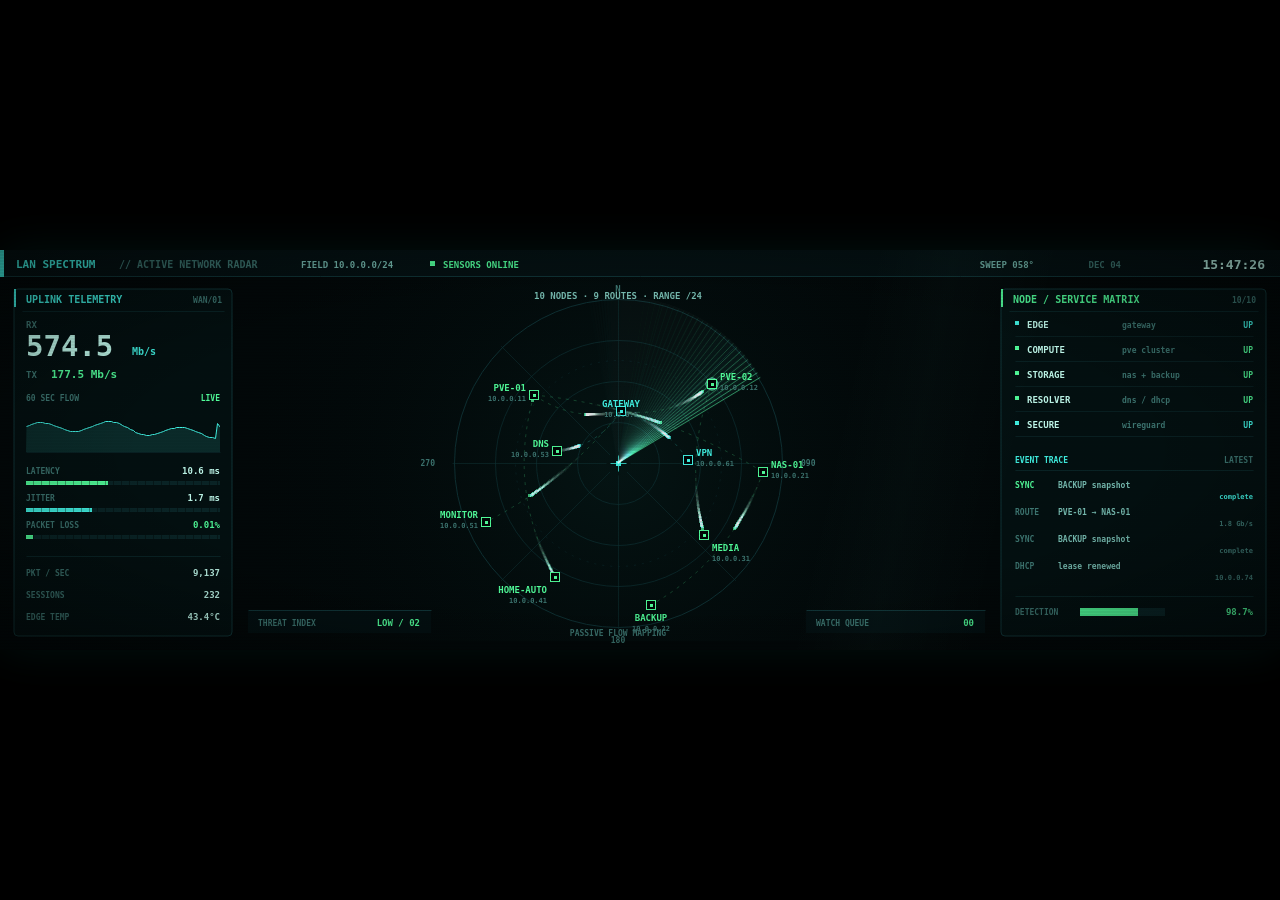
<file: views/network-radar.html>
<!DOCTYPE html>
<html lang="en">
<head>
  <meta charset="UTF-8" />
  <meta name="viewport" content="width=device-width, initial-scale=1.0" />
  <title>LAN Spectrum · Network Radar · 1280×400</title>
  <style>
    :root { color-scheme: dark; --scale: 1; }
    * { box-sizing: border-box; margin: 0; padding: 0; }
    html, body {
      width: 100%; height: 100%; overflow: hidden; background: #000;
    }
    body {
      display: grid; place-items: center; cursor: none;
      font-family: ui-monospace, "SFMono-Regular", "Cascadia Mono", Menlo, Consolas, monospace;
    }
    #stage {
      position: absolute; left: 50%; top: 50%;
      width: 1280px; height: 400px; overflow: hidden;
      transform: translate(-50%, -50%) scale(var(--scale));
      transform-origin: center;
      background: #020708;
      box-shadow: inset 0 0 0 1px #123437, 0 0 44px rgba(0, 238, 210, .07);
    }
    #radar {
      display: block; width: 1280px; height: 400px;
      image-rendering: pixelated;
    }
    #stage::before,
    #stage::after {
      content: ""; position: absolute; inset: 0; pointer-events: none;
    }
    #stage::before {
      z-index: 3;
      background:
        linear-gradient(102deg, transparent 0 64%, rgba(103, 255, 230, .018) 70%, transparent 78%),
        radial-gradient(ellipse at center, transparent 55%, rgba(0, 0, 0, .47) 100%);
    }
    #stage::after {
      z-index: 4; opacity: .62;
      background: repeating-linear-gradient(
        0deg,
        rgba(0, 0, 0, .02) 0px,
        rgba(0, 0, 0, .02) 1px,
        rgba(0, 20, 18, .20) 2px,
        rgba(0, 0, 0, .03) 3px
      );
    }
    .sr-only {
      position: absolute; width: 1px; height: 1px; padding: 0; margin: -1px;
      overflow: hidden; clip: rect(0, 0, 0, 0); white-space: nowrap; border: 0;
    }
    @media (prefers-reduced-motion: reduce) {
      #stage { box-shadow: inset 0 0 0 1px #123437; }
    }
  </style>
</head>
<body>
  <main id="stage">
    <canvas id="radar" width="1280" height="400" role="img"
      aria-label="Live homelab network radar with ten labeled devices, service health, and uplink telemetry"></canvas>
    <p class="sr-only">A live status display for the homelab LAN. All ten monitored nodes are listed in the side panels.</p>
  </main>

  <script>
  (() => {
    "use strict";

    const W = 1280;
    const H = 400;
    const CX = 618;
    const CY = 213;
    const R = 166;
    const TAU = Math.PI * 2;
    const FRAME_MS = 1000 / 30;
    const canvas = document.getElementById("radar");
    const ctx = canvas.getContext("2d", { alpha: false });
    const trail = document.createElement("canvas");
    trail.width = W;
    trail.height = H;
    const fx = trail.getContext("2d");
    const motionQuery = window.matchMedia("(prefers-reduced-motion: reduce)");
    let reducedMotion = motionQuery.matches;
    let lastFrame = 0;
    let lastTick = performance.now() / 1000;
    let nextTargetAt = 0;
    let nextHistoryAt = 0;
    let nextEventAt = 0;
    let eventCursor = 0;

    const C = {
      bg: "#020708",
      panel: "#041012",
      panel2: "#061719",
      grid: "#103437",
      gridDim: "#0a2426",
      green: "#52ff9b",
      green2: "#19c977",
      cyan: "#42f5e6",
      cyan2: "#16a9ad",
      amber: "#ffca58",
      red: "#ff627c",
      text: "#c5fff1",
      soft: "#77bcb1",
      dim: "#3e7772",
      black: "#010405"
    };

    const telemetry = {
      down: 684.2, downTarget: 684.2,
      up: 118.4, upTarget: 118.4,
      ping: 7.2, pingTarget: 7.2,
      jitter: 0.8, jitterTarget: 0.8,
      loss: 0.02, lossTarget: 0.02,
      packets: 8421, packetsTarget: 8421,
      sessions: 187, sessionsTarget: 187,
      temp: 41.6, tempTarget: 41.6
    };

    const HISTORY = 72;
    const netHistory = new Float32Array(HISTORY);
    const pingHistory = new Float32Array(HISTORY);
    let historyHead = 0;
    for (let i = 0; i < HISTORY; i += 1) {
      netHistory[i] = 52 + Math.sin(i * .24) * 12 + Math.sin(i * .07) * 8;
      pingHistory[i] = 7 + Math.sin(i * .31) * 1.4;
    }

    const nodes = [
      { id: "GATEWAY",    ip: "10.0.0.1",   a: -1.52, r: 52,  type: "core" },
      { id: "PVE-01",     ip: "10.0.0.11",  a: -2.46, r: 108, type: "host" },
      { id: "PVE-02",     ip: "10.0.0.12",  a: -0.70, r: 123, type: "host" },
      { id: "NAS-01",     ip: "10.0.0.21",  a:  0.06, r: 145, type: "store" },
      { id: "MEDIA",      ip: "10.0.0.31",  a:  0.70, r: 112, type: "svc" },
      { id: "BACKUP",     ip: "10.0.0.22",  a:  1.34, r: 146, type: "store" },
      { id: "HOME-AUTO",  ip: "10.0.0.41",  a:  2.08, r: 130, type: "svc" },
      { id: "MONITOR",    ip: "10.0.0.51",  a:  2.72, r: 145, type: "svc" },
      { id: "DNS",        ip: "10.0.0.53",  a: -2.95, r: 62,  type: "svc" },
      { id: "VPN",        ip: "10.0.0.61",  a: -0.05, r: 70,  type: "edge" }
    ];

    for (const node of nodes) {
      node.x = Math.round(CX + Math.cos(node.a) * node.r);
      node.y = Math.round(CY + Math.sin(node.a) * node.r);
    }

    const links = [
      { from: 0, to: 1, bend: -20, speed: 3.4, phase: .08 },
      { from: 0, to: 2, bend:  22, speed: 3.1, phase: .54 },
      { from: 1, to: 3, bend: -28, speed: 4.7, phase: .31 },
      { from: 2, to: 4, bend:  24, speed: 3.8, phase: .68 },
      { from: 3, to: 5, bend: -32, speed: 5.2, phase: .15 },
      { from: 1, to: 6, bend:  38, speed: 4.4, phase: .79 },
      { from: 0, to: 7, bend: -19, speed: 3.6, phase: .42 },
      { from: 8, to: 0, bend:  18, speed: 2.8, phase: .92 },
      { from: 0, to: 9, bend: -15, speed: 2.5, phase: .24 }
    ];

    const eventTemplates = [
      ["ROUTE", "PVE-01 → NAS-01", "1.8 Gb/s"],
      ["SYNC",  "BACKUP snapshot", "complete"],
      ["DHCP",  "lease renewed",   "10.0.0.74"],
      ["TLS",   "MEDIA handshake", "12 ms"],
      ["DNS",   "cache refresh",   "healthy"],
      ["VPN",   "tunnel rekey",    "success"],
      ["PING",  "PVE-02 probe",    "6.4 ms"],
      ["FLOW",  "WAN ingress",     "nominal"]
    ];
    const visibleEvents = [0, 1, 2, 3];

    function fitStage() {
      const scale = Math.min(window.innerWidth / W, window.innerHeight / H);
      document.documentElement.style.setProperty("--scale", String(scale));
    }

    function clamp(value, min, max) {
      return Math.max(min, Math.min(max, value));
    }

    function lerp(a, b, t) {
      return a + (b - a) * t;
    }

    function hashNoise(seed) {
      const n = Math.sin(seed * 91.713 + 17.31) * 43758.5453;
      return n - Math.floor(n);
    }

    function roundedRect(g, x, y, w, h, radius) {
      g.beginPath();
      g.moveTo(x + radius, y);
      g.lineTo(x + w - radius, y);
      g.quadraticCurveTo(x + w, y, x + w, y + radius);
      g.lineTo(x + w, y + h - radius);
      g.quadraticCurveTo(x + w, y + h, x + w - radius, y + h);
      g.lineTo(x + radius, y + h);
      g.quadraticCurveTo(x, y + h, x, y + h - radius);
      g.lineTo(x, y + radius);
      g.quadraticCurveTo(x, y, x + radius, y);
      g.closePath();
    }

    function line(x1, y1, x2, y2, color, alpha = 1, width = 1) {
      ctx.save();
      ctx.globalAlpha = alpha;
      ctx.strokeStyle = color;
      ctx.lineWidth = width;
      ctx.beginPath();
      ctx.moveTo(Math.round(x1) + .5, Math.round(y1) + .5);
      ctx.lineTo(Math.round(x2) + .5, Math.round(y2) + .5);
      ctx.stroke();
      ctx.restore();
    }

    function text(value, x, y, size, color = C.text, align = "left", weight = 500) {
      ctx.fillStyle = color;
      ctx.font = `${weight} ${size}px ui-monospace, "SFMono-Regular", Menlo, Consolas, monospace`;
      ctx.textAlign = align;
      ctx.textBaseline = "alphabetic";
      ctx.fillText(value, Math.round(x), Math.round(y));
    }

    function panel(x, y, w, h, title, code, accent = C.cyan) {
      roundedRect(ctx, x, y, w, h, 4);
      ctx.fillStyle = "rgba(4, 16, 18, .94)";
      ctx.fill();
      ctx.strokeStyle = C.grid;
      ctx.lineWidth = 1;
      ctx.stroke();
      ctx.fillStyle = accent;
      ctx.fillRect(x, y, 2, 18);
      text(title, x + 12, y + 14, 10, accent, "left", 700);
      text(code, x + w - 10, y + 14, 8, C.dim, "right", 600);
      line(x + 8, y + 22, x + w - 8, y + 22, C.gridDim, 1);
    }

    function quadraticPoint(link, progress) {
      const a = nodes[link.from];
      const b = nodes[link.to];
      const mx = (a.x + b.x) * .5;
      const my = (a.y + b.y) * .5;
      const dx = b.x - a.x;
      const dy = b.y - a.y;
      const length = Math.max(1, Math.hypot(dx, dy));
      const qx = mx - dy / length * link.bend;
      const qy = my + dx / length * link.bend;
      const inv = 1 - progress;
      return {
        x: inv * inv * a.x + 2 * inv * progress * qx + progress * progress * b.x,
        y: inv * inv * a.y + 2 * inv * progress * qy + progress * progress * b.y,
        qx,
        qy
      };
    }

    function nodeState(index, t) {
      const cycle = t % 42;
      if ((index === 5 && cycle > 13 && cycle < 19) || (index === 7 && cycle > 30 && cycle < 35)) {
        return "watch";
      }
      if (index === 9 || index === 0) return "route";
      return "up";
    }

    function stateColor(state) {
      if (state === "watch") return C.amber;
      if (state === "route") return C.cyan;
      return C.green;
    }

    function updateTelemetry(t, dt) {
      if (t >= nextTargetAt) {
        const seed = Math.floor(t / 1.35);
        telemetry.downTarget = clamp(420 + hashNoise(seed + 1) * 440, 380, 930);
        telemetry.upTarget = clamp(58 + hashNoise(seed + 2) * 126, 40, 210);
        telemetry.pingTarget = clamp(5.2 + hashNoise(seed + 3) * 5.8, 4.8, 13.8);
        telemetry.jitterTarget = clamp(.35 + hashNoise(seed + 4) * 1.4, .2, 2.1);
        telemetry.lossTarget = hashNoise(seed + 5) > .88 ? .08 : .01 + hashNoise(seed + 8) * .025;
        telemetry.packetsTarget = clamp(7100 + hashNoise(seed + 6) * 3800, 6800, 11200);
        telemetry.sessionsTarget = clamp(154 + hashNoise(seed + 7) * 84, 130, 260);
        telemetry.tempTarget = clamp(39 + hashNoise(seed + 9) * 6, 38, 47);
        nextTargetAt = t + 1.35;
      }

      const ease = 1 - Math.pow(.025, Math.min(dt, .1));
      telemetry.down = lerp(telemetry.down, telemetry.downTarget, ease);
      telemetry.up = lerp(telemetry.up, telemetry.upTarget, ease);
      telemetry.ping = lerp(telemetry.ping, telemetry.pingTarget, ease);
      telemetry.jitter = lerp(telemetry.jitter, telemetry.jitterTarget, ease);
      telemetry.loss = lerp(telemetry.loss, telemetry.lossTarget, ease);
      telemetry.packets = lerp(telemetry.packets, telemetry.packetsTarget, ease);
      telemetry.sessions = lerp(telemetry.sessions, telemetry.sessionsTarget, ease);
      telemetry.temp = lerp(telemetry.temp, telemetry.tempTarget, ease);

      if (t >= nextHistoryAt) {
        netHistory[historyHead] = clamp(telemetry.down / 10, 0, 100);
        pingHistory[historyHead] = telemetry.ping;
        historyHead = (historyHead + 1) % HISTORY;
        nextHistoryAt = t + .8;
      }

      if (t >= nextEventAt) {
        eventCursor = (eventCursor + 1) % eventTemplates.length;
        visibleEvents[3] = visibleEvents[2];
        visibleEvents[2] = visibleEvents[1];
        visibleEvents[1] = visibleEvents[0];
        visibleEvents[0] = eventCursor;
        nextEventAt = t + 4.2;
      }
    }

    function drawBackdrop() {
      ctx.fillStyle = C.bg;
      ctx.fillRect(0, 0, W, H);

      const glow = ctx.createRadialGradient(CX, CY, 20, CX, CY, 420);
      glow.addColorStop(0, "rgba(18, 83, 75, .16)");
      glow.addColorStop(.55, "rgba(5, 29, 29, .09)");
      glow.addColorStop(1, "rgba(0, 0, 0, 0)");
      ctx.fillStyle = glow;
      ctx.fillRect(220, 26, 780, 365);

      ctx.fillStyle = "rgba(12, 42, 42, .16)";
      for (let x = 240; x < 998; x += 8) {
        for (let y = 38; y < 390; y += 8) {
          if (((x + y) / 8) % 2 === 0) ctx.fillRect(x, y, 1, 1);
        }
      }

      ctx.fillStyle = C.panel;
      ctx.fillRect(0, 0, W, 27);
      line(0, 26, W, 26, C.grid, 1);
      ctx.fillStyle = C.cyan;
      ctx.fillRect(0, 0, 4, 27);
      text("LAN SPECTRUM", 16, 18, 11, C.cyan, "left", 800);
      text("// ACTIVE NETWORK RADAR", 119, 18, 10, C.dim, "left", 700);
      text("FIELD 10.0.0.0/24", 301, 18, 9, C.soft, "left", 600);
      ctx.fillStyle = C.green;
      ctx.fillRect(430, 11, 5, 5);
      text("SENSORS ONLINE", 443, 18, 9, C.green, "left", 700);
    }

    function drawTopClock(t) {
      const now = new Date();
      const clock = now.toLocaleTimeString([], { hour12: false, hour: "2-digit", minute: "2-digit", second: "2-digit" });
      const date = now.toLocaleDateString([], { month: "short", day: "2-digit" }).toUpperCase();
      const sweep = reducedMotion ? "HOLD" : `${Math.floor((t % 6.4) / 6.4 * 360).toString().padStart(3, "0")}°`;
      text(`SWEEP ${sweep}`, 1034, 18, 9, C.soft, "right", 700);
      text(date, 1121, 18, 9, C.dim, "right", 600);
      text(clock, 1265, 19, 13, C.text, "right", 800);
    }

    function drawRadarGrid() {
      ctx.save();
      ctx.translate(.5, .5);
      ctx.strokeStyle = C.grid;
      ctx.lineWidth = 1;
      for (let rr = 41; rr <= R; rr += 41) {
        ctx.globalAlpha = rr === 164 ? .9 : .62;
        ctx.beginPath();
        ctx.arc(CX, CY, rr, 0, TAU);
        ctx.stroke();
      }
      ctx.globalAlpha = .5;
      for (let a = 0; a < TAU; a += Math.PI / 4) {
        ctx.beginPath();
        ctx.moveTo(CX + Math.cos(a) * 12, CY + Math.sin(a) * 12);
        ctx.lineTo(CX + Math.cos(a) * R, CY + Math.sin(a) * R);
        ctx.stroke();
      }
      ctx.globalAlpha = .42;
      ctx.setLineDash([2, 6]);
      ctx.beginPath();
      ctx.arc(CX, CY, 103, 0, TAU);
      ctx.stroke();
      ctx.setLineDash([]);
      ctx.restore();

      text("N", CX, 42, 9, C.dim, "center", 700);
      text("090", CX + R + 17, CY + 3, 8, C.dim, "left", 600);
      text("180", CX, CY + R + 14, 8, C.dim, "center", 600);
      text("270", CX - R - 17, CY + 3, 8, C.dim, "right", 600);

      ctx.fillStyle = C.cyan;
      ctx.fillRect(CX - 2, CY - 2, 5, 5);
      line(CX - 8, CY, CX + 8, CY, C.cyan, .75);
      line(CX, CY - 8, CX, CY + 8, C.cyan, .75);

      text("10 NODES · 9 ROUTES · RANGE /24", CX, 49, 9, C.soft, "center", 700);
      text("PASSIVE FLOW MAPPING", CX, 386, 8, C.dim, "center", 700);
    }

    function drawBaseLinks(t) {
      for (const linkDef of links) {
        const a = nodes[linkDef.from];
        const b = nodes[linkDef.to];
        const mid = quadraticPoint(linkDef, .5);
        const state = nodeState(linkDef.to, t);
        ctx.save();
        ctx.globalAlpha = state === "watch" ? .34 : .22;
        ctx.strokeStyle = stateColor(state);
        ctx.lineWidth = 1;
        ctx.setLineDash([3, 5]);
        ctx.beginPath();
        ctx.moveTo(a.x, a.y);
        ctx.quadraticCurveTo(mid.qx, mid.qy, b.x, b.y);
        ctx.stroke();
        ctx.restore();
      }
    }

    function updateTrail(t) {
      fx.save();
      fx.globalCompositeOperation = "source-over";
      fx.fillStyle = reducedMotion ? "rgba(0, 0, 0, 1)" : "rgba(0, 5, 6, .115)";
      fx.fillRect(0, 0, W, H);

      if (!reducedMotion) {
        const angle = -Math.PI / 2 + (t % 6.4) / 6.4 * TAU;
        fx.globalCompositeOperation = "lighter";
        for (let i = 14; i >= 0; i -= 1) {
          const a = angle - i * .018;
          const alpha = (1 - i / 15) * .045;
          fx.strokeStyle = `rgba(66, 245, 230, ${alpha})`;
          fx.lineWidth = i < 3 ? 2 : 1;
          fx.beginPath();
          fx.moveTo(CX, CY);
          fx.lineTo(CX + Math.cos(a) * R, CY + Math.sin(a) * R);
          fx.stroke();
        }

        fx.strokeStyle = "rgba(82, 255, 155, .55)";
        fx.lineWidth = 1;
        fx.beginPath();
        fx.moveTo(CX, CY);
        fx.lineTo(CX + Math.cos(angle) * R, CY + Math.sin(angle) * R);
        fx.stroke();

        for (let i = 0; i < nodes.length; i += 1) {
          const node = nodes[i];
          let delta = Math.abs(((angle - node.a + Math.PI) % TAU + TAU) % TAU - Math.PI);
          if (delta < .055) {
            const color = stateColor(nodeState(i, t));
            fx.strokeStyle = color;
            fx.globalAlpha = .7;
            fx.beginPath();
            fx.arc(node.x, node.y, 6, 0, TAU);
            fx.stroke();
            fx.fillStyle = color;
            fx.globalAlpha = .35;
            fx.fillRect(node.x - 3, node.y - 3, 7, 7);
          }
        }

        for (const linkDef of links) {
          const progress = (t / linkDef.speed + linkDef.phase) % 1;
          const state = nodeState(linkDef.to, t);
          const color = stateColor(state);
          for (let tailIndex = 0; tailIndex < 6; tailIndex += 1) {
            const p = (progress - tailIndex * .018 + 1) % 1;
            const point = quadraticPoint(linkDef, p);
            fx.globalAlpha = (1 - tailIndex / 6) * .78;
            fx.fillStyle = color;
            const size = tailIndex < 2 ? 3 : 2;
            fx.fillRect(Math.round(point.x - size / 2), Math.round(point.y - size / 2), size, size);
          }
        }
      }
      fx.restore();
    }

    function drawTrailLayer() {
      ctx.save();
      ctx.globalCompositeOperation = "screen";
      ctx.globalAlpha = .92;
      ctx.drawImage(trail, 0, 0);
      ctx.restore();
    }

    function drawNodes(t) {
      const sweepAngle = -Math.PI / 2 + (t % 6.4) / 6.4 * TAU;
      for (let i = 0; i < nodes.length; i += 1) {
        const node = nodes[i];
        const state = nodeState(i, t);
        const color = stateColor(state);
        const delta = Math.abs(((sweepAngle - node.a + Math.PI) % TAU + TAU) % TAU - Math.PI);
        const pinged = !reducedMotion && delta < .12;
        const pulse = reducedMotion ? 0 : (Math.sin(t * 4 + i * 1.7) + 1) * .5;

        if (pinged) {
          ctx.save();
          ctx.strokeStyle = color;
          ctx.globalAlpha = .4;
          ctx.beginPath();
          ctx.arc(node.x, node.y, 9 + pulse * 4, 0, TAU);
          ctx.stroke();
          ctx.restore();
        }

        ctx.fillStyle = C.black;
        ctx.fillRect(node.x - 4, node.y - 4, 9, 9);
        ctx.strokeStyle = color;
        ctx.strokeRect(node.x - 4.5, node.y - 4.5, 9, 9);
        ctx.fillStyle = color;
        ctx.fillRect(node.x - 1, node.y - 1, 3, 3);

        let align = "left";
        let lx = node.x + 8;
        if (Math.cos(node.a) < -.25) {
          align = "right";
          lx = node.x - 8;
        } else if (Math.abs(Math.cos(node.a)) <= .25) {
          align = "center";
          lx = node.x;
        }
        let ly = node.y - 4;
        if (Math.sin(node.a) > .62) ly = node.y + 16;
        text(node.id, lx, ly, 9, color, align, 800);
        text(node.ip, lx, ly + 10, 7, C.dim, align, 600);
      }
    }

    function drawSparkline(values, x, y, w, h, min, max, color) {
      line(x, y + h, x + w, y + h, C.gridDim, .9);
      ctx.save();
      ctx.beginPath();
      ctx.rect(x, y, w, h);
      ctx.clip();
      ctx.strokeStyle = color;
      ctx.lineWidth = 1;
      ctx.beginPath();
      for (let i = 0; i < HISTORY; i += 1) {
        const index = (historyHead + i) % HISTORY;
        const px = x + i / (HISTORY - 1) * w;
        const py = y + h - clamp((values[index] - min) / (max - min), 0, 1) * h;
        if (i === 0) ctx.moveTo(Math.round(px) + .5, Math.round(py) + .5);
        else ctx.lineTo(Math.round(px) + .5, Math.round(py) + .5);
      }
      ctx.stroke();
      ctx.globalAlpha = .12;
      ctx.lineTo(x + w, y + h);
      ctx.lineTo(x, y + h);
      ctx.closePath();
      ctx.fillStyle = color;
      ctx.fill();
      ctx.restore();
    }

    function meter(x, y, w, value, color) {
      ctx.fillStyle = C.gridDim;
      ctx.fillRect(x, y, w, 4);
      ctx.fillStyle = color;
      ctx.fillRect(x, y, Math.round(w * clamp(value, 0, 1)), 4);
      ctx.fillStyle = "rgba(0,0,0,.35)";
      for (let px = x + 7; px < x + w; px += 8) ctx.fillRect(px, y, 1, 4);
    }

    function drawLeftPanel() {
      panel(14, 39, 218, 347, "UPLINK TELEMETRY", "WAN/01", C.cyan);
      text("RX", 26, 78, 9, C.dim, "left", 700);
      text(telemetry.down.toFixed(1), 26, 106, 29, C.text, "left", 800);
      text("Mb/s", 132, 105, 10, C.cyan, "left", 700);
      text("TX", 26, 128, 9, C.dim, "left", 700);
      text(`${telemetry.up.toFixed(1)} Mb/s`, 51, 128, 11, C.green, "left", 700);
      sparklineLabel("60 SEC FLOW", 26, 151);
      drawSparkline(netHistory, 26, 158, 194, 44, 0, 100, C.cyan);

      text("LATENCY", 26, 224, 8, C.dim, "left", 700);
      text(`${telemetry.ping.toFixed(1)} ms`, 220, 224, 9, C.text, "right", 700);
      meter(26, 231, 194, telemetry.ping / 25, C.green);
      text("JITTER", 26, 251, 8, C.dim, "left", 700);
      text(`${telemetry.jitter.toFixed(1)} ms`, 220, 251, 9, C.text, "right", 700);
      meter(26, 258, 194, telemetry.jitter / 5, C.cyan);
      text("PACKET LOSS", 26, 278, 8, C.dim, "left", 700);
      text(`${telemetry.loss.toFixed(2)}%`, 220, 278, 9, telemetry.loss > .06 ? C.amber : C.green, "right", 700);
      meter(26, 285, 194, telemetry.loss / .4, telemetry.loss > .06 ? C.amber : C.green);

      line(26, 306, 220, 306, C.gridDim, 1);
      statPair("PKT / SEC", Math.round(telemetry.packets).toLocaleString(), 26, 326);
      statPair("SESSIONS", Math.round(telemetry.sessions).toString(), 26, 348);
      statPair("EDGE TEMP", `${telemetry.temp.toFixed(1)}°C`, 26, 370);
    }

    function sparklineLabel(label, x, y) {
      text(label, x, y, 8, C.dim, "left", 700);
      text("LIVE", 220, y, 8, C.green, "right", 700);
    }

    function statPair(label, value, x, y) {
      text(label, x, y, 8, C.dim, "left", 700);
      text(value, 220, y, 9, C.text, "right", 700);
    }

    function drawRightPanel(t) {
      panel(1001, 39, 265, 347, "NODE / SERVICE MATRIX", "10/10", C.green);
      const serviceRows = [
        ["EDGE", "gateway", 0],
        ["COMPUTE", "pve cluster", 1],
        ["STORAGE", "nas + backup", 5],
        ["RESOLVER", "dns / dhcp", 8],
        ["SECURE", "wireguard", 9]
      ];
      for (let i = 0; i < serviceRows.length; i += 1) {
        const row = serviceRows[i];
        const y = 78 + i * 25;
        const state = nodeState(row[2], t);
        const color = stateColor(state);
        ctx.fillStyle = color;
        ctx.fillRect(1015, y - 7, 4, 4);
        text(row[0], 1027, y, 9, C.text, "left", 700);
        text(row[1], 1122, y, 8, C.dim, "left", 600);
        text(state === "watch" ? "WATCH" : "UP", 1253, y, 8, color, "right", 800);
        line(1015, y + 8, 1253, y + 8, C.gridDim, .8);
      }

      text("EVENT TRACE", 1015, 213, 8, C.cyan, "left", 800);
      text("LATEST", 1253, 213, 8, C.dim, "right", 700);
      line(1015, 220, 1253, 220, C.gridDim, 1);
      for (let i = 0; i < visibleEvents.length; i += 1) {
        const event = eventTemplates[visibleEvents[i]];
        const y = 238 + i * 27;
        text(event[0], 1015, y, 8, i === 0 ? C.green : C.dim, "left", 800);
        text(event[1], 1058, y, 8, C.soft, "left", 600);
        text(event[2], 1253, y + 11, 7, i === 0 ? C.cyan : C.dim, "right", 600);
      }

      line(1015, 346, 1253, 346, C.gridDim, 1);
      text("DETECTION", 1015, 365, 8, C.dim, "left", 700);
      ctx.fillStyle = C.green;
      ctx.fillRect(1080, 358, 58, 8);
      ctx.fillStyle = C.gridDim;
      ctx.fillRect(1138, 358, 27, 8);
      text("98.7%", 1253, 365, 9, C.green, "right", 800);
    }

    function drawCenterFooter(t) {
      const watchCount = nodes.reduce((count, _node, index) => count + (nodeState(index, t) === "watch" ? 1 : 0), 0);
      ctx.fillStyle = "rgba(4, 16, 18, .9)";
      ctx.fillRect(248, 361, 183, 22);
      ctx.fillRect(806, 361, 179, 22);
      line(248, 360, 431, 360, C.grid, 1);
      line(806, 360, 985, 360, C.grid, 1);
      text("THREAT INDEX", 258, 376, 8, C.dim, "left", 700);
      text("LOW / 02", 420, 376, 9, C.green, "right", 800);
      text("WATCH QUEUE", 816, 376, 8, C.dim, "left", 700);
      text(String(watchCount).padStart(2, "0"), 974, 376, 9, watchCount ? C.amber : C.green, "right", 800);
    }

    function render(timeMs) {
      requestAnimationFrame(render);
      if (timeMs - lastFrame < FRAME_MS) return;
      const t = timeMs / 1000;
      const dt = Math.min(.1, t - lastTick);
      lastTick = t;
      lastFrame = timeMs - ((timeMs - lastFrame) % FRAME_MS);

      updateTelemetry(t, dt);
      updateTrail(t);
      drawBackdrop();
      drawRadarGrid();
      drawBaseLinks(t);
      drawTrailLayer();
      drawNodes(t);
      drawLeftPanel();
      drawRightPanel(t);
      drawCenterFooter(t);
      drawTopClock(t);
    }

    function handleMotionChange(event) {
      reducedMotion = event.matches;
      fx.clearRect(0, 0, W, H);
    }

    fitStage();
    window.addEventListener("resize", fitStage, { passive: true });
    if (motionQuery.addEventListener) motionQuery.addEventListener("change", handleMotionChange);
    else motionQuery.addListener(handleMotionChange);
    requestAnimationFrame(render);
  })();
  </script>
</body>
</html>
</file>
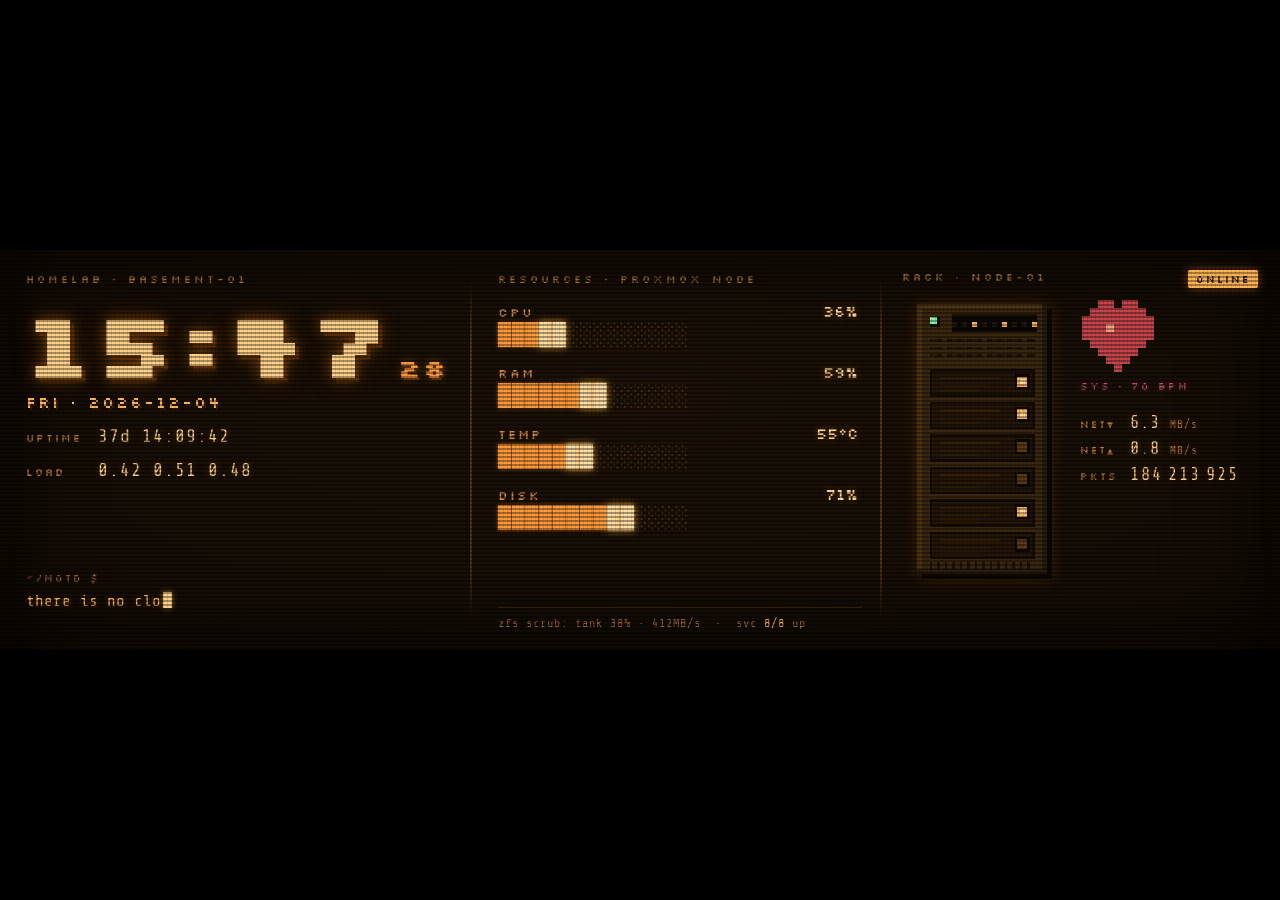
<file: views/pixel-amber.html>
<!DOCTYPE html>
<html lang="en">
<head>
<meta charset="UTF-8" />
<meta name="viewport" content="width=device-width, initial-scale=1.0" />
<title>Homelab · Pixel/ASCII (amber) · 1280×400</title>
<link rel="preconnect" href="https://fonts.googleapis.com" />
<link rel="preconnect" href="https://fonts.gstatic.com" crossorigin />
<link href="https://fonts.googleapis.com/css2?family=Silkscreen:wght@400;700&family=Share+Tech+Mono&display=swap" rel="stylesheet" />
<style>
  /* ====================================================================
     AMBER CRT PIXEL/ASCII RACK MONITOR — single self-contained view.
     Authored at fixed 1280x400; #stage is scaled to fill the viewport,
     letterboxed on pure black. All data is mocked and drifts forever.
     ==================================================================== */
  * { margin: 0; padding: 0; box-sizing: border-box; }

  html, body {
    width: 100%; height: 100%;
    background: #000;
    overflow: hidden;
    cursor: none;
    display: flex;
    align-items: center;
    justify-content: center;
    font-family: 'Share Tech Mono', ui-monospace, 'SFMono-Regular', Menlo, monospace;
  }

  /* The fixed logical canvas. JS scales it via transform: scale(s). */
  #stage {
    position: relative;
    flex-shrink: 0;            /* never shrink below 1280×400 in a narrow viewport */
    width: 1280px;
    height: 400px;
    transform-origin: center center;
    background:
      radial-gradient(120% 140% at 50% 38%, #1c1207 0%, #160e05 46%, #100a03 100%);
    overflow: hidden;
    color: #ffb454;
    /* faint warm bloom around the whole panel */
    box-shadow:
      inset 0 0 90px rgba(0,0,0,0.85),
      inset 0 0 22px rgba(255,150,40,0.05);
  }

  /* Amber palette reused everywhere */
  :root { }

  /* ---- shared text styling ---- */
  .silk { font-family: 'Silkscreen', 'Share Tech Mono', ui-monospace, monospace; }
  .mono { font-family: 'Share Tech Mono', ui-monospace, 'SFMono-Regular', Menlo, monospace; }

  /* ---- zone layout ---- */
  .zone { position: absolute; top: 0; height: 400px; }

  /* === ZONE 1: CLOCK (left) === */
  #zoneClock { left: 0; width: 470px; padding: 22px 0 22px 26px; }

  .panel-tag {
    font-family: 'Silkscreen', 'Share Tech Mono', monospace;
    font-size: 11px; letter-spacing: 3px;
    color: #a8702f; text-transform: uppercase;
    opacity: 0.92;
  }

  #clockMain {
    font-family: 'Silkscreen', 'Share Tech Mono', monospace;
    font-weight: 700;
    font-size: 92px;
    line-height: 0.96;
    color: #ffd28a;
    letter-spacing: 2px;
    margin: 12px 0 2px -2px;
    text-shadow:
      4px 4px 0 #5a2f08,        /* chunky drop shadow */
      0 0 14px rgba(255,150,40,0.45),
      0 0 30px rgba(255,120,20,0.20);
  }
  #clockColon { animation: blinkColon 1s steps(1,end) infinite; }
  @keyframes blinkColon { 0%,50%{opacity:1;} 50.01%,100%{opacity:0.18;} }

  #clockSec {
    font-family: 'Silkscreen', 'Share Tech Mono', monospace;
    font-size: 26px; color: #ff9a3c;
    margin-left: 6px;
    text-shadow: 2px 2px 0 #5a2f08, 0 0 10px rgba(255,150,40,0.4);
    vertical-align: baseline;
  }

  #clockDate {
    font-family: 'Silkscreen', 'Share Tech Mono', monospace;
    font-size: 16px; letter-spacing: 2px;
    color: #ffb454; margin-top: 6px;
    text-shadow: 2px 2px 0 #3a1f06;
  }

  .kv-row {
    display: flex; align-items: baseline; gap: 8px;
    margin-top: 14px;
  }
  .kv-key {
    font-family: 'Silkscreen', 'Share Tech Mono', monospace;
    font-size: 11px; letter-spacing: 2px; color: #b9772f;
    min-width: 64px;
  }
  .kv-val {
    font-family: 'Share Tech Mono', monospace;
    font-size: 18px; color: #ffcf83;
    letter-spacing: 1px;
    text-shadow: 0 0 8px rgba(255,150,40,0.25);
  }

  #quipBox {
    position: absolute;
    left: 26px; bottom: 22px; right: 18px;
    height: 56px;
  }
  #quipLabel {
    font-family: 'Silkscreen', 'Share Tech Mono', monospace;
    font-size: 10px; letter-spacing: 2px; color: #8f5f28;
  }
  #quip {
    font-family: 'Share Tech Mono', monospace;
    font-size: 16px; color: #ffb454; line-height: 1.25;
    margin-top: 5px; min-height: 22px;
    text-shadow: 0 0 7px rgba(255,150,40,0.3);
  }
  #quip .cursor {
    display: inline-block; width: 9px; height: 16px;
    background: #ffd28a; margin-left: 2px;
    transform: translateY(2px);
    animation: caretBlink 0.8s steps(1,end) infinite;
    box-shadow: 0 0 6px rgba(255,170,60,0.6);
  }
  @keyframes caretBlink { 0%,50%{opacity:1;} 50.01%,100%{opacity:0;} }

  /* divider lines between zones */
  .divider {
    position: absolute; top: 30px; bottom: 30px; width: 2px;
    background: linear-gradient(to bottom,
      rgba(255,150,40,0) 0%, rgba(255,150,40,0.28) 18%,
      rgba(255,150,40,0.28) 82%, rgba(255,150,40,0) 100%);
  }
  #div1 { left: 470px; }
  #div2 { left: 880px; }

  /* === ZONE 2: RESOURCE MONITOR (center) === */
  #zoneRes { left: 470px; width: 410px; padding: 22px 22px 22px 28px; }

  #zoneRes .panel-tag { margin-bottom: 16px; }

  .res-row { margin-bottom: 17px; }
  .res-head {
    display: flex; justify-content: space-between; align-items: baseline;
    margin-bottom: 4px;
  }
  .res-name {
    font-family: 'Silkscreen', 'Share Tech Mono', monospace;
    font-size: 13px; letter-spacing: 2px; color: #d68a39;
  }
  .res-pct {
    font-family: 'Silkscreen', 'Share Tech Mono', monospace;
    font-size: 15px; color: #ffd28a;
    text-shadow: 0 0 8px rgba(255,150,40,0.35);
  }
  /* block bar built from monospace glyphs */
  .res-bar {
    font-family: 'Share Tech Mono', ui-monospace, monospace;
    font-size: 21px; line-height: 1; letter-spacing: 1px;
    white-space: nowrap;
    /* dim "empty" track colour as the base */
    color: #4a2f12;
  }
  .res-bar .lit  { color: #ff9a3c; text-shadow: 0 0 4px rgba(255,140,30,0.5); }
  .res-bar .glow { color: #ffe0a6; text-shadow: 0 0 9px rgba(255,180,70,0.9), 0 0 3px rgba(255,210,140,0.8); }

  #resFootnote {
    position: absolute; left: 28px; bottom: 20px; right: 18px;
    font-family: 'Share Tech Mono', monospace;
    font-size: 12px; color: #9a6428;
    letter-spacing: 1px;
    border-top: 1px solid rgba(255,150,40,0.14);
    padding-top: 8px;
  }
  #resFootnote b { color: #ffb454; font-weight: 400; }

  /* === ZONE 3: SERVER TOWER + HEART + NET (right) === */
  #zoneServer { left: 880px; width: 400px; padding: 20px 22px 20px 22px; }
  #zoneServer .panel-tag { margin-bottom: 10px; }

  #towerCanvas {
    image-rendering: pixelated;
    image-rendering: crisp-edges;
    display: block;
    width: 160px;   /* upscaled from a small backing buffer */
    height: 290px;
    margin-top: 4px;
    filter: drop-shadow(0 0 8px rgba(255,140,30,0.18));
  }

  #serverRight {
    position: absolute;
    left: 200px; top: 44px; right: 22px;
  }

  #heartCanvas {
    image-rendering: pixelated;
    image-rendering: crisp-edges;
    display: block;
    width: 88px; height: 80px;
    margin: 2px 0 4px -2px;
  }
  #heartLabel {
    font-family: 'Silkscreen', 'Share Tech Mono', monospace;
    font-size: 10px; letter-spacing: 2px; color: #c0506a;
    text-shadow: 0 0 8px rgba(255,80,110,0.4);
  }

  .net-block { margin-top: 20px; }
  .net-line { display: flex; align-items: baseline; gap: 8px; margin-bottom: 7px; }
  .net-key {
    font-family: 'Silkscreen', 'Share Tech Mono', monospace;
    font-size: 10px; letter-spacing: 2px; color: #b9772f;
    min-width: 42px;
  }
  .net-val {
    font-family: 'Share Tech Mono', monospace;
    font-size: 17px; color: #ffd28a; letter-spacing: 1px;
    text-shadow: 0 0 8px rgba(255,150,40,0.3);
  }
  .net-val .unit { font-size: 11px; color: #b9772f; }
  #pkts { letter-spacing: 2px; }

  /* status pill */
  #statusPill {
    position: absolute; right: 22px; top: 20px;
    font-family: 'Silkscreen', 'Share Tech Mono', monospace;
    font-size: 10px; letter-spacing: 2px;
    color: #0f0a03; background: #ffb454;
    padding: 3px 8px 2px; border-radius: 2px;
    box-shadow: 0 0 10px rgba(255,150,40,0.5);
  }
  #statusPill.warn { background: #ff7a2c; }

  /* === CRT OVERLAY: scanlines + vignette === */
  #crt {
    position: absolute; inset: 0;
    pointer-events: none;
    z-index: 50;
  }
  #crt .scan {
    position: absolute; inset: 0;
    /* chunky pixel scanlines */
    background-image: repeating-linear-gradient(
      to bottom,
      rgba(0,0,0,0.0) 0px,
      rgba(0,0,0,0.0) 2px,
      rgba(0,0,0,0.34) 2px,
      rgba(0,0,0,0.34) 4px
    );
    mix-blend-mode: multiply;
  }
  #crt .vert {
    position: absolute; inset: 0;
    background-image: repeating-linear-gradient(
      to right,
      rgba(0,0,0,0.0) 0px,
      rgba(0,0,0,0.0) 3px,
      rgba(0,0,0,0.10) 3px,
      rgba(0,0,0,0.10) 4px
    );
    mix-blend-mode: multiply;
  }
  #crt .vignette {
    position: absolute; inset: 0;
    background: radial-gradient(125% 135% at 50% 50%,
      rgba(0,0,0,0) 52%,
      rgba(0,0,0,0.28) 78%,
      rgba(0,0,0,0.62) 100%);
  }
  /* slow rolling brightness band for live-CRT feel */
  #crt .roll {
    position: absolute; left: 0; right: 0; height: 130px;
    top: -130px;
    background: linear-gradient(to bottom,
      rgba(255,180,80,0) 0%,
      rgba(255,180,80,0.045) 50%,
      rgba(255,180,80,0) 100%);
    animation: rollDown 7s linear infinite;
  }
  @keyframes rollDown {
    0%   { transform: translateY(0); }
    100% { transform: translateY(660px); }
  }
  /* very subtle global flicker */
  #stage { animation: crtFlicker 3.3s ease-in-out infinite; }
  @keyframes crtFlicker {
    0%,100% { filter: brightness(1.00); }
    47%     { filter: brightness(0.985); }
    50%     { filter: brightness(1.02); }
    53%     { filter: brightness(0.99); }
  }
</style>
</head>
<body>
  <div id="stage">

    <!-- ============ ZONE 1: CLOCK ============ -->
    <section class="zone" id="zoneClock">
      <div class="panel-tag">HOMELAB · BASEMENT-01</div>
      <div id="clockMain" class="silk">
        <span id="cH">00</span><span id="clockColon">:</span><span id="cM">00</span><span id="clockSec">00</span>
      </div>
      <div id="clockDate" class="silk">SUN · 0000-00-00</div>

      <div class="kv-row">
        <span class="kv-key">UPTIME</span>
        <span class="kv-val" id="uptime">000d 00:00:00</span>
      </div>
      <div class="kv-row">
        <span class="kv-key">LOAD</span>
        <span class="kv-val" id="loadavg">0.00 0.00 0.00</span>
      </div>

      <div id="quipBox">
        <div id="quipLabel">~/motd $</div>
        <div id="quip"><span id="quipText"></span><span class="cursor"></span></div>
      </div>
    </section>

    <div class="divider" id="div1"></div>

    <!-- ============ ZONE 2: RESOURCE MONITOR ============ -->
    <section class="zone" id="zoneRes">
      <div class="panel-tag">RESOURCES · PROXMOX NODE</div>

      <div class="res-row" id="row-cpu">
        <div class="res-head">
          <span class="res-name">CPU</span>
          <span class="res-pct">--%</span>
        </div>
        <div class="res-bar"></div>
      </div>

      <div class="res-row" id="row-ram">
        <div class="res-head">
          <span class="res-name">RAM</span>
          <span class="res-pct">--%</span>
        </div>
        <div class="res-bar"></div>
      </div>

      <div class="res-row" id="row-temp">
        <div class="res-head">
          <span class="res-name">TEMP</span>
          <span class="res-pct">--%</span>
        </div>
        <div class="res-bar"></div>
      </div>

      <div class="res-row" id="row-disk">
        <div class="res-head">
          <span class="res-name">DISK</span>
          <span class="res-pct">--%</span>
        </div>
        <div class="res-bar"></div>
      </div>

      <div id="resFootnote">
        <span id="footRot">zfs scrub: idle</span> &nbsp;·&nbsp; svc <b id="svcUp">0/0</b> up
      </div>
    </section>

    <div class="divider" id="div2"></div>

    <!-- ============ ZONE 3: SERVER TOWER ============ -->
    <section class="zone" id="zoneServer">
      <div class="panel-tag">RACK · NODE-01</div>
      <div id="statusPill" class="silk">ONLINE</div>

      <canvas id="towerCanvas" width="64" height="116"></canvas>

      <div id="serverRight">
        <canvas id="heartCanvas" width="22" height="20"></canvas>
        <div id="heartLabel">SYS · ALIVE</div>

        <div class="net-block">
          <div class="net-line">
            <span class="net-key">NET&#9660;</span>
            <span class="net-val" id="netDown">0.0 <span class="unit">MB/s</span></span>
          </div>
          <div class="net-line">
            <span class="net-key">NET&#9650;</span>
            <span class="net-val" id="netUp">0.0 <span class="unit">MB/s</span></span>
          </div>
          <div class="net-line">
            <span class="net-key">PKTS</span>
            <span class="net-val" id="pkts">0</span>
          </div>
        </div>
      </div>
    </section>

    <!-- ============ CRT OVERLAY ============ -->
    <div id="crt">
      <div class="roll"></div>
      <div class="scan"></div>
      <div class="vert"></div>
      <div class="vignette"></div>
    </div>
  </div>

<script>
"use strict";
(function () {
  // ---------------------------------------------------------------
  // FIT: scale the fixed 1280x400 stage to fill the viewport.
  // ---------------------------------------------------------------
  var stage = document.getElementById('stage');
  function fit() {
    var s = Math.min(innerWidth / 1280, innerHeight / 400);
    stage.style.transform = 'scale(' + s + ')';
  }
  addEventListener('resize', fit);
  fit();

  // ---------------------------------------------------------------
  // Tiny deterministic-ish RNG helpers (no allocations in loop).
  // ---------------------------------------------------------------
  function rand(a, b) { return a + Math.random() * (b - a); }
  function clamp(v, lo, hi) { return v < lo ? lo : (v > hi ? hi : v); }
  function pad2(n) { return n < 10 ? '0' + n : '' + n; }

  // ===============================================================
  // MOCK STATE — all values drift; nothing is real.
  // ===============================================================
  // Boot reference: pretend the box has been up for a while already.
  var BOOT_OFFSET_MS = (37 * 86400 + 14 * 3600 + 9 * 60 + 41) * 1000; // 37d 14:09:41
  var startWall = Date.now();

  // Resource metrics — bounded random walk in [0,100].
  var metrics = {
    cpu:  { v: 34, target: 34 },
    ram:  { v: 58, target: 58 },
    temp: { v: 47, target: 47 }, // shown as % of a 0..85C-ish scale
    disk: { v: 71, target: 71 }
  };
  // DOM refs for resource rows (cache once).
  var rows = {
    cpu:  refRow('row-cpu'),
    ram:  refRow('row-ram'),
    temp: refRow('row-temp'),
    disk: refRow('row-disk')
  };
  function refRow(id) {
    var el = document.getElementById(id);
    return {
      pct: el.querySelector('.res-pct'),
      bar: el.querySelector('.res-bar')
    };
  }

  // Net + packet counter.
  var net = { down: 4.2, up: 0.8, dTarget: 4.2, uTarget: 0.8 };
  var packets = 184203117; // climbs forever, display-capped.

  // Load average (drifts slowly).
  var load = [0.42, 0.51, 0.48];

  // Service roster for footnote / svc count.
  var SERVICES = ['nginx','proxmox','truenas','pi-hole','wireguard','restic','jellyfin','docker'];
  var svcTotal = SERVICES.length;
  var svcUpCount = svcTotal; // occasionally one "restarts"

  // Rotating footnote messages (zfs scrub / SMART / backups).
  var FOOTNOTES = [
    'zfs scrub: idle',
    'zfs scrub: tank 38% · 412MB/s',
    'SMART: all drives PASSED',
    'restic backup @ 02:00 OK',
    'docker: 19 containers',
    'pi-hole: 31.4% blocked',
    'zfs scrub: tank 71% · 388MB/s',
    'SMART short test: PASSED',
    'wireguard: 3 peers up',
    'jellyfin: 1 stream · 1080p'
  ];
  var footIdx = 0;

  // Sysadmin quips (typewriter cycle).
  var QUIPS = [
    "there is no cloud, it's just my basement",
    "it's always DNS",
    "rm -rf /worries",
    "have you tried turning it off and on again?",
    "the backup you didn't test doesn't exist",
    "99 little bugs in the code...",
    "it works on my rack",
    "sudo make me a sandwich",
    "ssh-ing into the void",
    "uptime is a lifestyle",
    "blame the firmware",
    "git push --force friday? bold."
  ];
  var quipIdx = 0;

  // ===============================================================
  // ZONE 1 — clock / date / uptime / load (DOM updates)
  // ===============================================================
  var elcH = document.getElementById('cH');
  var elcM = document.getElementById('cM');
  var elcS = document.getElementById('clockSec');
  var elDate = document.getElementById('clockDate');
  var elUptime = document.getElementById('uptime');
  var elLoad = document.getElementById('loadavg');
  var DOW = ['SUN','MON','TUE','WED','THU','FRI','SAT'];

  function updateClock() {
    var now = new Date();
    elcH.textContent = pad2(now.getHours());
    elcM.textContent = pad2(now.getMinutes());
    elcS.textContent = pad2(now.getSeconds());
    var y = now.getFullYear();
    var mo = pad2(now.getMonth() + 1);
    var d = pad2(now.getDate());
    elDate.textContent = DOW[now.getDay()] + ' · ' + y + '-' + mo + '-' + d;

    // uptime = boot offset + wall-time elapsed since page load
    var up = BOOT_OFFSET_MS + (Date.now() - startWall);
    var secs = Math.floor(up / 1000);
    var days = Math.floor(secs / 86400); secs -= days * 86400;
    var hh = Math.floor(secs / 3600); secs -= hh * 3600;
    var mm = Math.floor(secs / 60); secs -= mm * 60;
    elUptime.textContent = days + 'd ' + pad2(hh) + ':' + pad2(mm) + ':' + pad2(secs);
  }

  function updateLoadText() {
    elLoad.textContent = load[0].toFixed(2) + ' ' + load[1].toFixed(2) + ' ' + load[2].toFixed(2);
  }

  // ---- quip typewriter (own cadence) ----
  var elQuip = document.getElementById('quipText');
  var quipPhase = 'typing';   // typing -> holding -> deleting
  var quipChars = 0;
  var quipCur = QUIPS[0];

  function stepQuip() {
    if (quipPhase === 'typing') {
      quipChars++;
      if (quipChars >= quipCur.length) { quipChars = quipCur.length; quipPhase = 'holding'; quipHold = 0; }
      elQuip.textContent = quipCur.slice(0, quipChars);
    } else if (quipPhase === 'deleting') {
      quipChars--;
      if (quipChars <= 0) {
        quipChars = 0;
        quipIdx = (quipIdx + 1) % QUIPS.length;
        quipCur = QUIPS[quipIdx];
        quipPhase = 'typing';
      }
      elQuip.textContent = quipCur.slice(0, quipChars);
    }
  }
  var quipHold = 0;

  // ===============================================================
  // ZONE 2 — resource block bars
  // ===============================================================
  var BAR_CELLS = 14; // number of block glyphs per bar
  // Build each bar from spans once; we only toggle classes/text afterwards
  // to avoid per-frame string allocation churn. We rebuild innerHTML only
  // when the lit-count actually changes.
  var barState = { cpu: -1, ram: -1, temp: -1, disk: -1 };

  function renderBar(key, pct) {
    var lit = Math.round((pct / 100) * BAR_CELLS);
    if (lit === barState[key]) return; // no change -> skip DOM work
    barState[key] = lit;

    var bar = rows[key].bar;
    // Compose markup: filled blocks (last 2 lit get .glow), then empty.
    var html = '';
    for (var i = 0; i < BAR_CELLS; i++) {
      if (i < lit) {
        var isEdge = (i >= lit - 2); // last few lit blocks glow brighter
        html += '<span class="' + (isEdge ? 'glow' : 'lit') + '">█</span>';
      } else {
        html += '░'; // light-shade "empty" cell (inherits dim colour)
      }
    }
    bar.innerHTML = html;
  }

  function updateMetricsText() {
    setPct('cpu', metrics.cpu.v);
    setPct('ram', metrics.ram.v);
    setPct('temp', metrics.temp.v);
    setPct('disk', metrics.disk.v);
  }
  function setPct(key, v) {
    // temp shown as degrees, others as %
    var txt;
    if (key === 'temp') {
      var deg = Math.round(28 + (v / 100) * 57); // map 0..100 -> 28..85C
      txt = deg + '°C';
    } else {
      txt = Math.round(v) + '%';
    }
    rows[key].pct.textContent = txt;
  }

  // ---- footnote / service count ----
  var elFoot = document.getElementById('footRot');
  var elSvc = document.getElementById('svcUp');
  function updateFootnote() {
    footIdx = (footIdx + 1) % FOOTNOTES.length;
    elFoot.textContent = FOOTNOTES[footIdx];
  }
  function updateSvc() {
    // occasionally drop a service to N-1 then recover (believable churn)
    if (Math.random() < 0.18) svcUpCount = svcTotal - 1;
    else svcUpCount = svcTotal;
    elSvc.textContent = svcUpCount + '/' + svcTotal;
    var pill = document.getElementById('statusPill');
    if (svcUpCount < svcTotal) {
      pill.textContent = 'DEGRADED'; pill.classList.add('warn');
    } else {
      pill.textContent = 'ONLINE'; pill.classList.remove('warn');
    }
  }

  // ===============================================================
  // ZONE 3a — SERVER TOWER canvas (pixel-art, ~7fps redraw)
  // ===============================================================
  var tCanvas = document.getElementById('towerCanvas');
  var tctx = tCanvas.getContext('2d', { alpha: true });
  tctx.imageSmoothingEnabled = false;
  var TW = tCanvas.width, TH = tCanvas.height; // 64 x 116 backing pixels

  // Drive bays: each has an activity LED with its own blink phase + rate.
  var BAY_COUNT = 6;
  var bays = [];
  for (var b = 0; b < BAY_COUNT; b++) {
    bays.push({
      on: Math.random() < 0.5,
      // probability of toggling each server-frame -> irregular blink
      activity: rand(0.18, 0.62),
      hueShift: 0
    });
  }
  var powerPulse = 0; // 0..1, smooth pulse for the green/amber power LED
  var ventScroll = 0; // vent grille shimmer offset

  // palette (amber set + a couple accents)
  var PAL = {
    caseDark:  '#2a1c0c',
    caseMid:   '#3a2710',
    caseLite:  '#4d3414',
    bayDark:   '#160d04',
    bayFace:   '#241608',
    ledOff:    '#5a3a16',
    ledAmber:  '#ffb454',
    ledHot:    '#ffe0a6',
    ledGreen:  '#7CFFB0',
    ledRed:    '#ff6a4a',
    ventDark:  '#1c1206',
    ventLite:  '#3a2710',
    screen:    '#0c0803'
  };

  function px(x, y, w, h, color) {
    tctx.fillStyle = color;
    tctx.fillRect(x, y, w, h);
  }

  function drawTower(dt) {
    tctx.clearRect(0, 0, TW, TH);

    // --- chassis body ---
    var cx = 6, cy = 4, cw = TW - 12, ch = TH - 8;
    // outer shadow / bevel
    px(cx + 2, cy + 2, cw, ch, '#0c0702');
    // case fill (left-lit bevel)
    px(cx, cy, cw, ch, PAL.caseMid);
    px(cx, cy, 2, ch, PAL.caseLite);          // left highlight
    px(cx, cy, cw, 2, PAL.caseLite);          // top highlight
    px(cx + cw - 2, cy, 2, ch, PAL.caseDark); // right shade
    px(cx, cy + ch - 2, cw, 2, PAL.caseDark); // bottom shade

    // --- top section: power LED + a tiny status screen + vent ---
    var topY = cy + 4;
    // power LED (pulsing) — left
    var pcol = lerpHex('#3a6b46', PAL.ledGreen, 0.35 + 0.65 * powerPulse);
    px(cx + 5, topY + 1, 4, 4, '#0c0702');
    px(cx + 5, topY + 1, 3, 3, pcol);
    if (powerPulse > 0.55) px(cx + 5, topY + 1, 1, 1, PAL.ledHot); // hot core
    // tiny mono "screen" with scrolling line
    var sx = cx + 14, sy = topY, sw = cw - 18, sh = 7;
    px(sx, sy, sw, sh, PAL.screen);
    px(sx, sy, sw, 1, '#1c1206');
    // moving amber readout dots on the mini screen
    var dots = Math.floor((ventScroll * 0.5) % sw);
    for (var dpx = 0; dpx < sw; dpx += 4) {
      var lit = ((dpx + dots) % 12) < 4;
      px(sx + dpx, sy + 3, 2, 2, lit ? PAL.ledAmber : '#241608');
    }

    // --- vent grille (just under the screen) ---
    var vY = topY + 10;
    for (var vr = 0; vr < 3; vr++) {
      var ry = vY + vr * 3;
      px(cx + 5, ry, cw - 10, 1, PAL.ventDark);
      // shimmering slot highlights scroll horizontally
      for (var vc = 0; vc < cw - 12; vc += 4) {
        var phase = ((vc + Math.floor(ventScroll)) % 16) < 2;
        px(cx + 6 + vc, ry, 2, 1, phase ? PAL.ventLite : PAL.caseDark);
      }
    }

    // --- drive bays stack ---
    var bayTop = vY + 12;
    var bayH = 11;
    var bayGap = 2;
    var bayX = cx + 5;
    var bayW = cw - 10;
    for (var i = 0; i < BAY_COUNT; i++) {
      var by = bayTop + i * (bayH + bayGap);
      if (by + bayH > cy + ch - 4) break;
      // bay recess
      px(bayX, by, bayW, bayH, PAL.bayDark);
      px(bayX + 1, by + 1, bayW - 2, bayH - 2, PAL.bayFace);
      // drive label slit (3 dim lines = the "drive sled")
      px(bayX + 4, by + 3, bayW - 18, 1, '#352107');
      px(bayX + 4, by + 6, bayW - 22, 1, '#2c1b06');
      px(bayX + 4, by + 8, bayW - 26, 1, '#2c1b06');
      // activity LED on the right of each bay
      var lx = bayX + bayW - 7, ly = by + 3;
      var bay = bays[i];
      px(lx - 1, ly - 1, 6, 6, '#0c0702'); // LED socket
      if (bay.on) {
        // amber when active; brighter core
        px(lx, ly, 4, 4, PAL.ledAmber);
        px(lx + 1, ly + 1, 2, 2, PAL.ledHot);
      } else {
        px(lx, ly, 4, 4, PAL.ledOff);
      }
    }

    // --- foot vents / branding at very bottom ---
    var fy = cy + ch - 5;
    for (var fx = cx + 5; fx < cx + cw - 5; fx += 3) {
      px(fx, fy, 1, 3, PAL.ventDark);
    }
  }

  // linear interpolate between two #rrggbb colours -> css string
  var _lh = { r: 0, g: 0, b: 0 };
  function lerpHex(a, c, t) {
    var ar = parseInt(a.slice(1, 3), 16), ag = parseInt(a.slice(3, 5), 16), ab = parseInt(a.slice(5, 7), 16);
    var cr = parseInt(c.slice(1, 3), 16), cg = parseInt(c.slice(3, 5), 16), cb = parseInt(c.slice(5, 7), 16);
    var r = Math.round(ar + (cr - ar) * t);
    var g = Math.round(ag + (cg - ag) * t);
    var bb = Math.round(ab + (cb - ab) * t);
    return 'rgb(' + r + ',' + g + ',' + bb + ')';
  }

  function tickServerLeds() {
    // toggle each bay LED probabilistically -> irregular blinking
    for (var i = 0; i < BAY_COUNT; i++) {
      if (Math.random() < bays[i].activity * 0.5) bays[i].on = !bays[i].on;
    }
    ventScroll += 2;
    if (ventScroll > 100000) ventScroll = 0; // guard against unbounded growth
  }

  // ===============================================================
  // ZONE 3b — beating pixel HEART canvas (~1s cardiac rhythm)
  // ===============================================================
  var hCanvas = document.getElementById('heartCanvas');
  var hctx = hCanvas.getContext('2d', { alpha: true });
  hctx.imageSmoothingEnabled = false;
  var HW = hCanvas.width, HH = hCanvas.height; // 22 x 20

  // 11x10 heart bitmap (1 = fill, 2 = highlight pixel)
  var HEART = [
    "0011011000",
    "0111111100",
    "1111111110",
    "1112111110",
    "1111111110",
    "0111111100",
    "0011111000",
    "0001110000",
    "0000100000",
    "0000000000"
  ];

  function drawHeart(scale01) {
    hctx.clearRect(0, 0, HW, HH);
    // scale01 ~ pulse 0..1; heart "fills" with brightness on beat
    var base = '#a8324a';
    var lit = lerpHex(base, '#ff6a4a', scale01);
    var hi = lerpHex('#ff8a6a', '#ffd0c0', scale01);
    var ox = 1, oy = 1; // 1px inset so the squash never clips
    // 1px vertical squash + nudge on the strong beat for a "thump"
    var squash = scale01 > 0.72 ? 1 : 0;
    for (var y = 0; y < HEART.length; y++) {
      var rowStr = HEART[y];
      for (var x = 0; x < rowStr.length; x++) {
        var c = rowStr.charAt(x);
        if (c === '0') continue;
        var col = (c === '2') ? hi : lit;
        hctx.fillStyle = col;
        hctx.fillRect(ox + x * 2, oy + y * 2 - squash, 2, 2);
      }
    }
    // bright glint that appears on the beat peak
    if (scale01 > 0.6) {
      hctx.fillStyle = '#ffe2d6';
      hctx.fillRect(ox + 3 * 2, oy + 1 * 2, 2, 2);
    }
  }

  var elHeartLabel = document.getElementById('heartLabel');
  var bpm = 72;

  // ===============================================================
  // ZONE 3c — NET + packet counter (DOM)
  // ===============================================================
  var elNetDown = document.getElementById('netDown');
  var elNetUp = document.getElementById('netUp');
  var elPkts = document.getElementById('pkts');

  function updateNetText() {
    elNetDown.innerHTML = net.down.toFixed(1) + ' <span class="unit">MB/s</span>';
    elNetUp.innerHTML = net.up.toFixed(1) + ' <span class="unit">MB/s</span>';
  }
  function updatePktsText() {
    // cap displayed digits so layout never overflows: show last 11 digits,
    // grouped. packets keeps climbing internally but we mod for display.
    var shown = packets % 100000000000; // 11 digits max
    var s = '' + shown;
    // group into 3s from the right for readability
    var out = '';
    for (var i = 0; i < s.length; i++) {
      if (i > 0 && (s.length - i) % 3 === 0) out += ' '; // thin space
      out += s.charAt(i);
    }
    elPkts.textContent = out;
  }

  // ===============================================================
  // DRIFT — bounded random walk, called on the 1.1s cadence.
  // ===============================================================
  function driftMetrics() {
    // pick new soft targets occasionally; ease v toward target each tick
    stepMetric(metrics.cpu, 6, 8, 95);
    stepMetric(metrics.ram, 3, 35, 90);
    stepMetric(metrics.temp, 2.2, 25, 82); // (as %-ish scale)
    stepMetric(metrics.disk, 0.8, 55, 86);

    // temp loosely correlates with cpu (warm under load) for believability
    metrics.temp.target = clamp(metrics.temp.target * 0.7 + metrics.cpu.v * 0.32, 25, 82);

    // load average tracks cpu, slow EMAs over the three windows
    var l = metrics.cpu.v / 100 * 1.6 + rand(-0.05, 0.05);
    load[0] = clamp(load[0] * 0.6 + l * 0.4, 0.05, 3.2);
    load[1] = clamp(load[1] * 0.8 + load[0] * 0.2, 0.05, 3.0);
    load[2] = clamp(load[2] * 0.9 + load[1] * 0.1, 0.05, 2.8);

    // net drift (download spikier than upload)
    if (Math.random() < 0.4) net.dTarget = rand(0.3, 18.5);
    if (Math.random() < 0.4) net.uTarget = rand(0.1, 6.0);
    net.down = clamp(net.down + (net.dTarget - net.down) * 0.4, 0, 30);
    net.up = clamp(net.up + (net.uTarget - net.up) * 0.4, 0, 12);

    // bpm gently wanders
    bpm = Math.round(clamp(bpm + rand(-3, 3), 58, 96));
    elHeartLabel.textContent = 'SYS · ' + bpm + ' BPM';
  }

  function stepMetric(m, walk, lo, hi) {
    // occasionally retarget; always ease current value toward target
    if (Math.random() < 0.5) {
      m.target = clamp(m.target + rand(-walk, walk), lo, hi);
    }
    m.v = clamp(m.v + (m.target - m.v) * 0.5, 0, 100);
  }

  // packets accumulate continuously based on current net throughput.
  function accumulatePackets(dtSec) {
    // ~ proportional to MB/s; tens of thousands of pps under load.
    var pps = (net.down + net.up) * 1450 + 220;
    packets += Math.round(pps * dtSec);
  }

  // ===============================================================
  // SINGLE rAF LOOP — each sub-animation throttled by its own timer.
  // ===============================================================
  var last = performance.now();
  var accDrift = 0;      // 1100ms metric/net drift
  var accServer = 0;     // ~7fps server tower redraw (142ms)
  var accClock = 0;      // 250ms clock/uptime refresh
  var accQuip = 0;       // typewriter step
  var accFoot = 0;       // 3.4s footnote rotation
  var accSvc = 0;        // 5s service-count churn
  var accPkts = 0;       // 200ms packet display refresh

  var SERVER_INTERVAL = 142; // ~7 fps

  function loop(now) {
    var dt = now - last;
    if (dt > 250) dt = 250; // clamp after tab-throttle to avoid huge jumps
    last = now;
    var dtSec = dt / 1000;

    // --- clock + uptime (4 Hz is plenty; seconds still update crisply) ---
    accClock += dt;
    if (accClock >= 200) { accClock = 0; updateClock(); }

    // --- metric / net / load drift (1.1s) ---
    accDrift += dt;
    if (accDrift >= 1100) {
      accDrift = 0;
      driftMetrics();
      updateMetricsText();
      updateLoadText();
      updateNetText();
      // re-render bars (skips DOM if lit-count unchanged)
      renderBar('cpu', metrics.cpu.v);
      renderBar('ram', metrics.ram.v);
      renderBar('temp', metrics.temp.v);
      renderBar('disk', metrics.disk.v);
    }

    // --- packet counter: accumulate every frame, repaint at 5 Hz ---
    accumulatePackets(dtSec);
    accPkts += dt;
    if (accPkts >= 200) { accPkts = 0; updatePktsText(); }

    // --- quip typewriter ---
    accQuip += dt;
    var quipStep = (quipPhase === 'deleting') ? 32 : 62; // delete faster
    if (quipPhase === 'holding') {
      quipHold += dt;
      if (quipHold > 2600) { quipPhase = 'deleting'; }
    } else if (accQuip >= quipStep) {
      accQuip = 0;
      stepQuip();
    }

    // --- footnote rotation ---
    accFoot += dt;
    if (accFoot >= 3400) { accFoot = 0; updateFootnote(); }

    // --- service-count churn ---
    accSvc += dt;
    if (accSvc >= 5000) { accSvc = 0; updateSvc(); }

    // --- heart beat (continuous, ~bpm cardiac rhythm) ---
    // cardiac envelope: two-bump (lub-dub) wave per beat period.
    var beatPeriod = 60000 / bpm; // ms per beat
    var phase = (now % beatPeriod) / beatPeriod; // 0..1
    var pulse = cardiac(phase);
    drawHeart(pulse);
    // power LED pulse reuses a slower sine for a steady breathing glow
    powerPulse = 0.5 + 0.5 * Math.sin(now * 0.0021);

    // --- server tower redraw at ~7fps ---
    accServer += dt;
    if (accServer >= SERVER_INTERVAL) {
      accServer = 0;
      tickServerLeds();
      drawTower(dt);
    }

    requestAnimationFrame(loop);
  }

  // lub-dub cardiac envelope -> 0..1 (sharp systole + smaller second bump)
  function cardiac(p) {
    // main contraction near p=0.08, second bump near p=0.34, then rest
    var a = Math.exp(-Math.pow((p - 0.08) / 0.06, 2));       // lub
    var b = 0.55 * Math.exp(-Math.pow((p - 0.30) / 0.07, 2)); // dub
    var v = a + b;
    return clamp(v, 0, 1);
  }

  // ---- prime everything once so there is no blank first frame ----
  updateClock();
  updateLoadText();
  driftMetrics();           // seed a first set of targets/values
  updateMetricsText();
  updateNetText();
  updatePktsText();
  renderBar('cpu', metrics.cpu.v);
  renderBar('ram', metrics.ram.v);
  renderBar('temp', metrics.temp.v);
  renderBar('disk', metrics.disk.v);
  updateFootnote();
  updateSvc();
  drawTower(0);
  drawHeart(0);
  elQuip.textContent = '';
  quipCur = QUIPS[0];

  requestAnimationFrame(loop);
})();
</script>
</body>
</html>
</file>
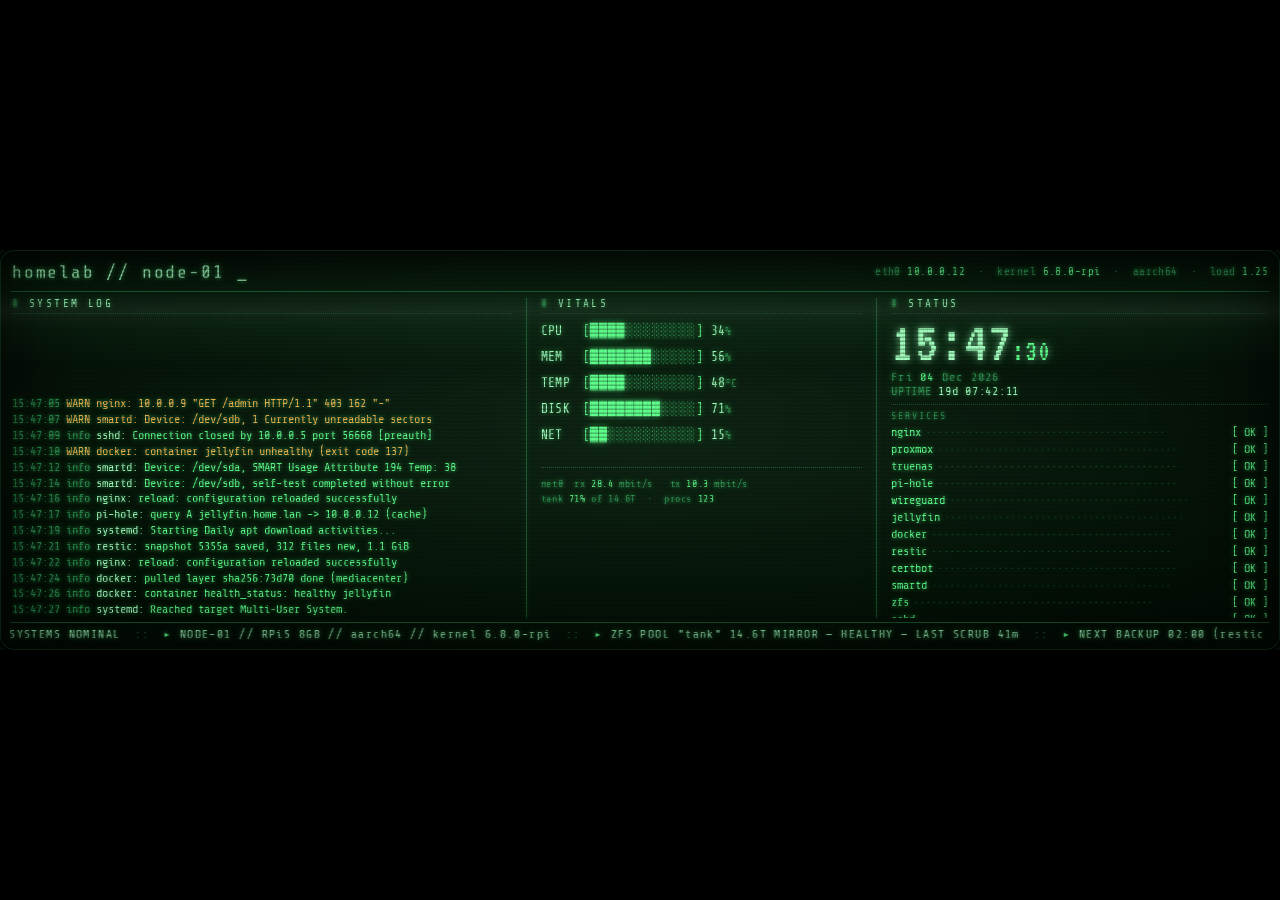
<file: views/terminal.html>
<!DOCTYPE html>
<html lang="en">
<head>
<meta charset="UTF-8" />
<meta name="viewport" content="width=device-width, initial-scale=1.0" />
<title>homelab // node-01 — CRT Phosphor Terminal (1280×400)</title>
<link rel="preconnect" href="https://fonts.googleapis.com" />
<link rel="preconnect" href="https://fonts.gstatic.com" crossorigin />
<link href="https://fonts.googleapis.com/css2?family=Share+Tech+Mono&family=VT323&display=swap" rel="stylesheet" />
<style>
  /* ============================================================
     2 · CRT GREEN PHOSPHOR TERMINAL — homelab // node-01
     Self-contained. Fixed 1280×400, letterboxed on black.
     ============================================================ */
  :root{
    --p:   #5dff8b;   /* phosphor green            */
    --pb:  #aaffc4;   /* bright phosphor highlight */
    --pd:  #2a8f4f;   /* dim phosphor (empties)    */
    --pdd: #14502b;   /* very dim (rules/ghost)    */
    --amber: #ffb24a; /* WARN amber                */
    --amberd:#7a4f18;
    --bg:  #020803;   /* near-black green-tinted   */
    --glow: 0 0 4px rgba(93,255,139,.55), 0 0 11px rgba(93,255,139,.28);
  }

  *{ margin:0; padding:0; box-sizing:border-box; }

  html,body{
    width:100%; height:100%;
    background:#000;
    overflow:hidden;
    cursor:none;
  }
  body{
    margin:0;
    display:flex;
    align-items:center;
    justify-content:center;
  }

  /* The fixed logical canvas. JS scales it to fill the viewport. */
  #stage{
    position:relative;
    flex-shrink:0;            /* never shrink below 1280×400 in a narrow viewport */
    width:1280px;
    height:400px;
    transform-origin:center center;
    background:var(--bg);
    color:var(--p);
    font-family:'Share Tech Mono','VT323',ui-monospace,'SF Mono',monospace;
    font-size:13px;
    line-height:1.0;
    overflow:hidden;
    text-shadow:var(--glow);
    /* subtle baseline brightness pulse of the whole tube */
    animation:tubepulse 5.5s ease-in-out infinite;
  }
  @keyframes tubepulse{
    0%,100%{ filter:brightness(1.0); }
    50%    { filter:brightness(1.06); }
  }

  /* ---- layout grid: header / 3 columns / ticker ---- */
  .frame{
    position:absolute; inset:0;
    display:grid;
    grid-template-rows:34px 1fr 26px;
    padding:8px 10px 6px 10px;
    z-index:2;
  }

  /* ---------- HEADER ---------- */
  .hdr{
    display:flex; align-items:center; justify-content:space-between;
    border-bottom:1px solid var(--pdd);
    padding:0 2px 6px 2px;
    letter-spacing:.06em;
  }
  .hdr .brand{ color:var(--pb); font-size:18px; letter-spacing:.10em; }
  .hdr .brand .cur{
    display:inline-block; width:9px; margin-left:1px;
    color:var(--pb);
    animation:blink 1.06s steps(1) infinite;
  }
  @keyframes blink{ 0%,49%{opacity:1;} 50%,100%{opacity:0;} }
  .hdr .meta{ font-size:11px; color:var(--pd); letter-spacing:.04em; text-align:right; }
  .hdr .meta b{ color:var(--p); font-weight:normal; }

  /* ---------- COLUMNS ---------- */
  .cols{
    display:grid;
    grid-template-columns:1.55fr 1px 1.05fr 1px 1.18fr;
    column-gap:0;
    min-height:0;            /* allow children to shrink for scroll */
    padding-top:6px;
  }
  .rule{ background:var(--pdd); width:1px; box-shadow:0 0 6px rgba(93,255,139,.25); }
  .col{ display:flex; flex-direction:column; min-height:0; padding:0 14px; }
  .col:first-child{ padding-left:2px; }
  .col:last-child{ padding-right:2px; }

  .ctitle{
    font-size:11px; letter-spacing:.22em; color:var(--pb);
    margin-bottom:6px; flex:0 0 auto;
    border-bottom:1px dotted var(--pdd); padding-bottom:4px;
  }
  .ctitle .hash{ color:var(--pd); }

  /* ----- SYSTEM LOG column ----- */
  #log{
    flex:1 1 auto; min-height:0;
    overflow:hidden;            /* JS keeps it pinned to bottom */
    font-size:12px; line-height:1.32;
    position:relative;
  }
  #logInner{ position:absolute; left:0; right:0; bottom:0; }
  .ll{ white-space:nowrap; overflow:hidden; text-overflow:ellipsis; }
  .ll .t{ color:var(--pd); }                       /* timestamp  */
  .ll .src{ color:var(--pb); }                     /* service    */
  .ll .msg{ color:var(--p); }
  .ll.warn .msg, .ll.warn .src{ color:var(--amber); }
  .ll.warn .lvl{ color:var(--amber); }
  .ll .lvl{ color:var(--pd); }
  .ll.fresh{ animation:fadein .5s ease-out; }
  @keyframes fadein{ from{opacity:0; transform:translateY(3px);} to{opacity:1; transform:none;} }

  /* ----- VITALS column ----- */
  #vitals{ flex:1 1 auto; display:flex; flex-direction:column; justify-content:flex-start; gap:13px; padding-top:4px; }
  .vrow{ font-size:13px; letter-spacing:.02em; }
  .vrow .vlabel{ display:inline-block; width:42px; color:var(--pb); }
  .vrow .vbar{ color:var(--pd); letter-spacing:1px; }
  .vrow .vbar .fill{ color:var(--p); }
  .vrow .vval{ color:var(--pb); }
  .vrow.hot .vbar .fill, .vrow.hot .vval{ color:var(--amber); }
  .vrow .vunit{ color:var(--pd); font-size:11px; }
  .vmini{ font-size:10px; color:var(--pd); margin-top:13px; letter-spacing:.06em; line-height:1.5; border-top:1px dotted var(--pdd); padding-top:8px; }
  .vmini b{ color:var(--p); font-weight:normal; }

  /* ----- STATUS column ----- */
  #status{ flex:1 1 auto; display:flex; flex-direction:column; min-height:0; }
  .clock{
    font-family:'VT323','Share Tech Mono',ui-monospace,monospace;
    font-size:58px; line-height:.82; color:var(--pb);
    letter-spacing:.02em;
    text-shadow:0 0 6px rgba(170,255,196,.6), 0 0 16px rgba(93,255,139,.4);
  }
  .clock .sec{ font-size:30px; color:var(--p); }
  .dateline{ font-size:12px; color:var(--pd); letter-spacing:.10em; margin:3px 0 2px; }
  .dateline b{ color:var(--p); font-weight:normal; }
  .uprow{ font-size:12px; color:var(--pd); letter-spacing:.06em; margin-bottom:7px; }
  .uprow b{ color:var(--pb); font-weight:normal; }
  .svchdr{ font-size:10px; letter-spacing:.2em; color:var(--pd); border-top:1px dotted var(--pdd); padding-top:6px; margin-bottom:3px; }
  #svc{ flex:1 1 auto; min-height:0; overflow:hidden; font-size:12px; line-height:1.42; }
  .svc{ display:flex; justify-content:space-between; white-space:nowrap; }
  .svc .name{ color:var(--p); }
  .svc .tag{ color:var(--pb); }
  .svc .tag.ok{ color:var(--p); }
  .svc .tag.warn{ color:var(--amber); animation:warnpulse 1.1s steps(2) infinite; }
  @keyframes warnpulse{ 0%,100%{opacity:1;} 50%{opacity:.45;} }
  .svc .dots{ color:var(--pdd); flex:1 1 auto; overflow:hidden; margin:0 4px; }

  /* ---------- TICKER ---------- */
  .ticker{
    border-top:1px solid var(--pdd);
    overflow:hidden; white-space:nowrap; position:relative;
    display:flex; align-items:center;
    font-size:12px; letter-spacing:.12em; color:var(--pb);
    margin-top:4px;
  }
  .ticker .track{
    display:inline-block; white-space:nowrap; will-change:transform;
    padding-left:100%;          /* start off-screen right (filled by JS dup) */
  }
  .ticker .sep{ color:var(--pd); margin:0 14px; }
  .ticker .lead{ color:var(--p); }

  /* ============================================================
     CRT OVERLAY LAYERS (all pointer-events:none, inside #stage)
     ============================================================ */
  .crt{ position:absolute; inset:0; pointer-events:none; }

  /* fine horizontal scanlines */
  .scanlines{
    z-index:5;
    background:repeating-linear-gradient(
      to bottom,
      rgba(0,0,0,0) 0px,
      rgba(0,0,0,0) 2px,
      rgba(0,0,0,.28) 3px,
      rgba(0,0,0,.28) 4px
    );
    mix-blend-mode:multiply;
  }
  /* faint vertical aperture-grille shadow mask */
  .grille{
    z-index:5;
    background:repeating-linear-gradient(
      to right,
      rgba(0,0,0,0) 0px,
      rgba(0,0,0,0) 3px,
      rgba(0,0,0,.10) 4px
    );
    mix-blend-mode:multiply;
  }
  /* slow rolling scan band sweeping top→bottom */
  .rollband{
    z-index:6;
    height:120px;
    background:linear-gradient(
      to bottom,
      rgba(93,255,139,0) 0%,
      rgba(93,255,139,.05) 35%,
      rgba(170,255,196,.10) 50%,
      rgba(93,255,139,.05) 65%,
      rgba(93,255,139,0) 100%);
    animation:roll 7s linear infinite;
    will-change:transform;
  }
  @keyframes roll{
    0%   { transform:translateY(-140px); }
    100% { transform:translateY(420px); }
  }
  /* vignette + curvature glow */
  .vignette{
    z-index:7;
    background:
      radial-gradient(120% 130% at 50% 50%,
        rgba(0,0,0,0) 55%,
        rgba(0,0,0,.30) 80%,
        rgba(0,0,0,.72) 100%),
      radial-gradient(140% 150% at 50% 50%,
        rgba(93,255,139,.05) 0%,
        rgba(93,255,139,0) 45%);
    box-shadow:
      inset 0 0 60px rgba(0,0,0,.55),
      inset 0 0 120px rgba(0,0,0,.35);
    border-radius:14px;
  }
  /* whole-screen flicker (opacity wobble) driven by CSS, gentle */
  .flicker{
    z-index:6;
    background:rgba(93,255,139,.025);
    animation:flick 0.14s steps(2) infinite;
  }
  @keyframes flick{
    0%  { opacity:.55; }
    50% { opacity:.18; }
    100%{ opacity:.62; }
  }
  /* very slow brightness "settle" sweep for analog feel */
  .breathe{
    z-index:4;
    background:radial-gradient(120% 120% at 50% 40%, rgba(170,255,196,.06), rgba(0,0,0,0) 60%);
    animation:breathe 9s ease-in-out infinite;
  }
  @keyframes breathe{ 0%,100%{opacity:.5;} 50%{opacity:1;} }

  /* tiny powered-on bezel highlight */
  .bezel{
    z-index:8;
    border-radius:14px;
    box-shadow:
      inset 0 0 0 1px rgba(93,255,139,.10),
      0 0 0 2px #000;
  }

  /* reduce-motion accessibility: calm the heaviest loops */
  @media (prefers-reduced-motion: reduce){
    .rollband,.flicker,.breathe,#stage{ animation:none; }
    .hdr .brand .cur{ animation:blink 1.4s steps(1) infinite; }
  }
</style>
</head>
<body>
  <div id="stage">
    <!-- ambient glow under content -->
    <div class="crt breathe"></div>

    <div class="frame">
      <!-- ================= HEADER ================= -->
      <div class="hdr">
        <div class="brand">homelab // node-01 <span class="cur">_</span></div>
        <div class="meta">
          <span>eth0 <b>10.0.0.12</b></span> &nbsp;·&nbsp;
          <span>kernel <b>6.8.0-rpi</b></span> &nbsp;·&nbsp;
          <span>aarch64</span> &nbsp;·&nbsp;
          <span>load <b id="hLoad">0.42</b></span>
        </div>
      </div>

      <!-- ================= COLUMNS ================= -->
      <div class="cols">
        <!-- SYSTEM LOG -->
        <div class="col">
          <div class="ctitle"><span class="hash">#</span> SYSTEM&nbsp;LOG</div>
          <div id="log"><div id="logInner"></div></div>
        </div>

        <div class="rule"></div>

        <!-- VITALS -->
        <div class="col">
          <div class="ctitle"><span class="hash">#</span> VITALS</div>
          <div id="vitals"><!-- rows injected by JS --></div>
        </div>

        <div class="rule"></div>

        <!-- STATUS -->
        <div class="col">
          <div class="ctitle"><span class="hash">#</span> STATUS</div>
          <div id="status">
            <div class="clock"><span id="clkHM">00:00</span><span class="sec" id="clkS">:00</span></div>
            <div class="dateline" id="dateLine">--- -- --- ----</div>
            <div class="uprow">UPTIME <b id="uptime">0d 00:00:00</b></div>
            <div class="svchdr">SERVICES</div>
            <div id="svc"><!-- service rows injected by JS --></div>
          </div>
        </div>
      </div>

      <!-- ================= TICKER ================= -->
      <div class="ticker"><div class="track" id="tick"></div></div>
    </div>

    <!-- ============ CRT OVERLAY STACK ============ -->
    <div class="crt rollband"></div>
    <div class="crt grille"></div>
    <div class="crt scanlines"></div>
    <div class="crt flicker"></div>
    <div class="crt vignette"></div>
    <div class="crt bezel"></div>
  </div>

<script>
(function(){
  "use strict";

  // ----------------------------------------------------------------
  // FIT: scale the fixed 1280×400 stage to fill viewport, letterboxed.
  // ----------------------------------------------------------------
  var stage = document.getElementById('stage');
  function fit(){
    var s = Math.min(innerWidth/1280, innerHeight/400);
    stage.style.transform = 'scale(' + s + ')';
  }
  addEventListener('resize', fit); fit();

  // ----------------------------------------------------------------
  // Small deterministic-ish helpers (no per-frame allocation in loop)
  // ----------------------------------------------------------------
  function rnd(a,b){ return a + Math.random()*(b-a); }
  function pick(arr){ return arr[(Math.random()*arr.length)|0]; }
  function clamp(v,a,b){ return v<a?a:(v>b?b:v); }
  function pad2(n){ return n<10 ? '0'+n : ''+n; }

  // ================================================================
  // SYSTEM LOG
  // ================================================================
  var logInner = document.getElementById('logInner');
  var MAX_LINES = 26;                 // hard cap — bounded DOM, runs for days
  var logCount = 0;

  // Realistic homelab log pool. {src, msg, warn?}
  var INFO = [
    ['systemd',  'Started Session c$N of user root.'],
    ['systemd',  'Reached target Multi-User System.'],
    ['systemd',  'docker.service: Deactivated successfully.'],
    ['systemd',  'Starting Daily apt download activities...'],
    ['systemd',  'Finished Rotate log files.'],
    ['docker',   'container start a3f$Hnginx-proxy (image=nginx:1.27)'],
    ['docker',   'container health_status: healthy  jellyfin'],
    ['docker',   'pulled layer sha256:$H done (mediacenter)'],
    ['docker',   'network bridge homelab_default reattached'],
    ['kernel',   'EXT4-fs (sda2): mounted filesystem with ordered data mode.'],
    ['kernel',   'tcp: lan0 link up, 1000 Mbps full duplex'],
    ['kernel',   'usb 1-1.3: new high-speed USB device number $N'],
    ['kernel',   'thermal thermal_zone0: trip point 0 below 60C'],
    ['sshd',     'Accepted publickey for root from 10.0.0.5 port $P'],
    ['sshd',     'Connection closed by 10.0.0.5 port $P [preauth]'],
    ['sshd',     'pam_unix(sshd:session): session opened for root'],
    ['zfs',      'scrub repaired 0B in 00:41:1$N with 0 errors on tank'],
    ['zfs',      'pool tank: vdev mirror-0 ONLINE, 0 errors'],
    ['zfs',      'snapshot tank/data@auto-$N created'],
    ['smartd',   'Device: /dev/sda, SMART Usage Attribute 194 Temp: 38'],
    ['smartd',   'Device: /dev/sdb, self-test completed without error'],
    ['nginx',    '10.0.0.5 "GET /grafana HTTP/2" 200 1042 "-"'],
    ['nginx',    '10.0.0.7 "GET /jellyfin/web HTTP/2" 304 0 "-"'],
    ['nginx',    'reload: configuration reloaded successfully'],
    ['certbot',  'Certificate not yet due for renewal (home.lan)'],
    ['certbot',  'Renewing cert for cloud.home.lan -> OK (89d left)'],
    ['proxmox',  'VM 101 (truenas) status: running  cpu 4.1%'],
    ['proxmox',  'backup job vzdump 110 finished, size 8.4G'],
    ['pi-hole',  'gravity: 142,318 domains on blocklist'],
    ['pi-hole',  'query A jellyfin.home.lan -> 10.0.0.12 (cache)'],
    ['wireguard','peer phone-7 handshake ok, rx 1.2M tx 480K'],
    ['restic',   'snapshot $H saved, 312 files new, 1.1 GiB'],
    ['restic',   'repository check: no errors were found'],
  ];
  var WARN = [
    ['smartd',   'Device: /dev/sdb, 1 Currently unreadable sectors'],
    ['kernel',   'thermal thermal_zone0: trip point 0 crossed 72C'],
    ['nginx',    '10.0.0.9 "GET /admin HTTP/1.1" 403 162 "-"'],
    ['sshd',     'Failed password for invalid user admin from 45.$N.$N.7'],
    ['docker',   'container jellyfin unhealthy (exit code 137)'],
    ['zfs',      'pool tank: read errors detected on sdb, retrying'],
    ['systemd',  'restic-backup.service: high memory pressure'],
    ['certbot',  'renewal for vpn.home.lan deferred, ACME rate-limited'],
    ['wireguard','peer laptop-2 handshake timeout, retrying'],
  ];

  function expand(s){
    return s.replace('$N', (Math.random()*9|0)+1)
            .replace('$P', 40000 + (Math.random()*25000|0))
            .replace('$H', Math.floor(Math.random()*0xfffff).toString(16).padStart(5,'0'));
  }

  function logLine(now){
    var warn = Math.random() < 0.16;          // ~1 in 6 lines is amber WARN
    var entry = warn ? pick(WARN) : pick(INFO);
    var row = document.createElement('div');
    row.className = 'll fresh' + (warn ? ' warn' : '');
    var hh = pad2(now.getHours()), mm = pad2(now.getMinutes()), ss = pad2(now.getSeconds());
    row.innerHTML =
      '<span class="t">' + hh + ':' + mm + ':' + ss + '</span> ' +
      '<span class="lvl">' + (warn ? 'WARN' : 'info') + '</span> ' +
      '<span class="src">' + entry[0] + ':</span> ' +
      '<span class="msg">' + expand(entry[1]) + '</span>';
    logInner.appendChild(row);
    logCount++;
    // drop oldest beyond cap → bounded memory forever
    while(logCount > MAX_LINES){
      logInner.removeChild(logInner.firstChild);
      logCount--;
    }
    // strip "fresh" from the previous line so animation only hits the newest
    if(logInner.children.length > 1){
      logInner.children[logInner.children.length-2].classList.remove('fresh');
    }
  }

  // ================================================================
  // VITALS  — ASCII block bars with bounded random walk
  // ================================================================
  var BAR_W = 12;
  var FULL = '█';   // █
  var EMPTY = '░';  // ░
  var vitals = [
    { key:'CPU',  val:34, unit:'%',  min:6,  max:96, step:7,  hot:88 },
    { key:'MEM',  val:58, unit:'%',  min:22, max:94, step:4,  hot:90 },
    { key:'TEMP', val:46, unit:'°C', min:33, max:78, step:3, hot:70, disp:true },
    { key:'DISK', val:71, unit:'%',  min:60, max:93, step:2,  hot:90 },
    { key:'NET',  val:21, unit:'%',  min:1,  max:99, step:14, hot:200 }, // net never "hot"
  ];
  var vitalsEl = document.getElementById('vitals');
  // build static DOM once; only swap fill text + value each tick
  var vRefs = vitals.map(function(v){
    var row = document.createElement('div');
    row.className = 'vrow';
    row.innerHTML =
      '<span class="vlabel">'+v.key+'</span>' +
      '[<span class="vbar"><span class="fill"></span><span class="emp"></span></span>] ' +
      '<span class="vval"></span><span class="vunit"></span>';
    vitalsEl.appendChild(row);
    return {
      row: row,
      fill: row.querySelector('.fill'),
      emp:  row.querySelector('.emp'),
      val:  row.querySelector('.vval'),
      unit: row.querySelector('.vunit')
    };
  });
  // mini extra readouts under the bars
  var vmini = document.createElement('div');
  vmini.className = 'vmini';
  vitalsEl.appendChild(vmini);

  var netRx = 0, netTx = 0;

  function renderVitals(){
    for(var i=0;i<vitals.length;i++){
      var v = vitals[i], r = vRefs[i];
      // percentage used for the bar fill (TEMP maps its range to a fill %)
      var pct;
      if(v.disp){ pct = clamp((v.val - 30) / (85 - 30) * 100, 0, 100); }
      else      { pct = v.val; }
      var filled = Math.round(pct/100 * BAR_W);
      filled = clamp(filled, 0, BAR_W);
      // rebuild fill/empty strings (tiny, 12 chars — cheap)
      r.fill.textContent = FULL.repeat(filled);
      r.emp.textContent  = EMPTY.repeat(BAR_W - filled);
      r.val.textContent  = ' ' + (v.disp ? v.val.toFixed(0) : Math.round(v.val));
      r.unit.textContent = v.unit;
      var hot = v.val >= v.hot;
      if(hot) r.row.classList.add('hot'); else r.row.classList.remove('hot');
    }
    // derived NET throughput readout, drifts with NET %
    var net = vitals[4].val;
    netRx = net*1.9 + rnd(-3,3);
    netTx = net*0.7 + rnd(-2,2);
    vmini.innerHTML =
      'net0 &nbsp;rx <b>'+netRx.toFixed(1)+'</b> mbit/s &nbsp; tx <b>'+Math.max(0,netTx).toFixed(1)+'</b> mbit/s<br>' +
      'tank <b>'+vitals[3].val.toFixed(0)+'%</b> of 14.6T &nbsp;·&nbsp; procs <b>'+(118+ (Math.random()*9|0))+'</b>';
  }

  function driftVitals(){
    for(var i=0;i<vitals.length;i++){
      var v = vitals[i];
      v.val = clamp(v.val + rnd(-v.step, v.step), v.min, v.max);
    }
    // header load avg loosely tracks CPU
    document.getElementById('hLoad').textContent =
      (vitals[0].val/100 * 3.2 + 0.15).toFixed(2);
    renderVitals();
  }
  renderVitals();

  // ================================================================
  // STATUS — clock / date / uptime / services
  // ================================================================
  var clkHM = document.getElementById('clkHM');
  var clkS  = document.getElementById('clkS');
  var dateLine = document.getElementById('dateLine');
  var uptimeEl = document.getElementById('uptime');

  var MON = ['Jan','Feb','Mar','Apr','May','Jun','Jul','Aug','Sep','Oct','Nov','Dec'];
  var DOW = ['Sun','Mon','Tue','Wed','Thu','Fri','Sat'];

  // boot 19d ago so the uptime reads believably; counts up live.
  var bootMs = Date.now() - (19*86400000 + 7*3600000 + 42*60000 + 11000);

  function renderClock(now){
    clkHM.textContent = pad2(now.getHours()) + ':' + pad2(now.getMinutes());
    clkS.textContent  = ':' + pad2(now.getSeconds());
    dateLine.innerHTML = DOW[now.getDay()] + ' <b>' + pad2(now.getDate()) + '</b> ' +
                         MON[now.getMonth()] + ' ' + now.getFullYear();
    var up = Math.floor((now.getTime() - bootMs)/1000);
    var d = Math.floor(up/86400); up -= d*86400;
    var h = Math.floor(up/3600);  up -= h*3600;
    var m = Math.floor(up/60);    var s = up - m*60;
    uptimeEl.textContent = d + 'd ' + pad2(h) + ':' + pad2(m) + ':' + pad2(s);
  }

  // service list — mostly OK, a couple flip to WARN occasionally
  var SERVICES = [
    'nginx','proxmox','truenas','pi-hole','wireguard',
    'jellyfin','docker','restic','certbot','smartd','zfs','sshd'
  ];
  var svcEl = document.getElementById('svc');
  var svcRefs = SERVICES.map(function(name){
    var row = document.createElement('div');
    row.className = 'svc';
    row.innerHTML = '<span class="name">'+name+'</span>' +
                    '<span class="dots"></span>' +
                    '<span class="tag ok">[ OK ]</span>';
    svcEl.appendChild(row);
    return { name:name, tag: row.querySelector('.tag'), warn:false };
  });

  function dotsFor(){ return '·'.repeat(40); } // filler dots, clipped by overflow
  svcRefs.forEach(function(r){ r.tag.parentNode.querySelector('.dots').textContent = dotsFor(); });

  function flipServices(){
    // randomly toggle: rarely set one to WARN, recover others.
    var warnCount = svcRefs.filter(function(r){return r.warn;}).length;
    svcRefs.forEach(function(r){
      if(r.warn){
        // 40% chance to recover each cycle
        if(Math.random() < 0.40){ r.warn=false; r.tag.className='tag ok'; r.tag.textContent='[ OK ]'; }
      } else if(warnCount < 2 && Math.random() < 0.05){
        r.warn=true; r.tag.className='tag warn'; r.tag.textContent='[WARN]'; warnCount++;
      }
    });
  }

  // ================================================================
  // TICKER — seamless loop (duplicate content, translate -50%)
  // ================================================================
  var tickEl = document.getElementById('tick');
  var TICK_MSGS = [
    'ALL SYSTEMS NOMINAL',
    'NODE-01 // RPi5 8GB // aarch64 // kernel 6.8.0-rpi',
    'ZFS POOL "tank" 14.6T MIRROR — HEALTHY — LAST SCRUB 41m',
    'NEXT BACKUP 02:00 (restic -> backblaze b2)',
    'CERTS OK — cloud.home.lan 89d — vpn.home.lan 61d',
    'DOCKER 11 CONTAINERS UP // JELLYFIN 2 STREAMS',
    'UPTIME 19d // 0 UNPLANNED REBOOTS THIS QUARTER',
    'PI-HOLE BLOCKING 142,318 DOMAINS // 7.4% QUERIES BLOCKED',
  ];
  function buildTicker(){
    var seg = TICK_MSGS.map(function(m){
      return '<span class="lead">▸</span> ' + m;
    }).join('<span class="sep">::</span>');
    // duplicate so a -50% translate wraps seamlessly
    var full = seg + '<span class="sep">::</span>';
    tickEl.innerHTML = full + full;
    tickEl.style.paddingLeft = '0';   // override CSS start offset; we loop on content
  }
  buildTicker();

  var tickX = 0;          // px offset
  var tickW = 0;          // width of ONE copy (half of scrollWidth)
  function measureTicker(){ tickW = tickEl.scrollWidth / 2; }
  measureTicker();
  addEventListener('resize', measureTicker);
  // fonts can change metrics once loaded — re-measure then.
  if(document.fonts && document.fonts.ready){
    document.fonts.ready.then(function(){ measureTicker(); measureTicker(); });
  }

  // ================================================================
  // SINGLE rAF LOOP — each sub-animation throttled by timestamps
  // ================================================================
  var TICK_PXPS = 58;     // ticker speed px/sec

  var last = performance.now();
  var tLog = 0, tVit = 0, tClk = 0, tSvc = 0;
  var I_LOG = 1700;       // new syslog line every ~1.7s
  var I_VIT = 900;        // vitals drift cadence
  var I_CLK = 1000;       // clock / uptime tick
  var I_SVC = 4200;       // service state re-evaluation

  // seed a few log lines so it doesn't start empty
  (function seed(){
    var base = new Date();
    for(var i=0;i<14;i++){
      var d = new Date(base.getTime() - (14-i)*1700);
      logLine(d);
    }
    // clear the per-line fadein from the seed burst
    for(var j=0;j<logInner.children.length;j++) logInner.children[j].classList.remove('fresh');
  })();

  function frame(t){
    var dt = t - last; last = t;
    if(dt > 100) dt = 100;            // clamp after tab-throttle; no jump

    // ticker — every frame for smoothness, but cheap (one transform)
    if(tickW > 0){
      tickX -= TICK_PXPS * dt/1000;
      if(tickX <= -tickW) tickX += tickW;   // seamless wrap
      tickEl.style.transform = 'translateX(' + tickX.toFixed(1) + 'px)';
    }

    if(t - tClk >= I_CLK){ tClk = t; renderClock(new Date()); }
    if(t - tVit >= I_VIT){ tVit = t; driftVitals(); }
    if(t - tLog >= I_LOG){ tLog = t; logLine(new Date()); }
    if(t - tSvc >= I_SVC){ tSvc = t; flipServices(); }

    requestAnimationFrame(frame);
  }
  renderClock(new Date());
  requestAnimationFrame(frame);

})();
</script>
</body>
</html>
</file>
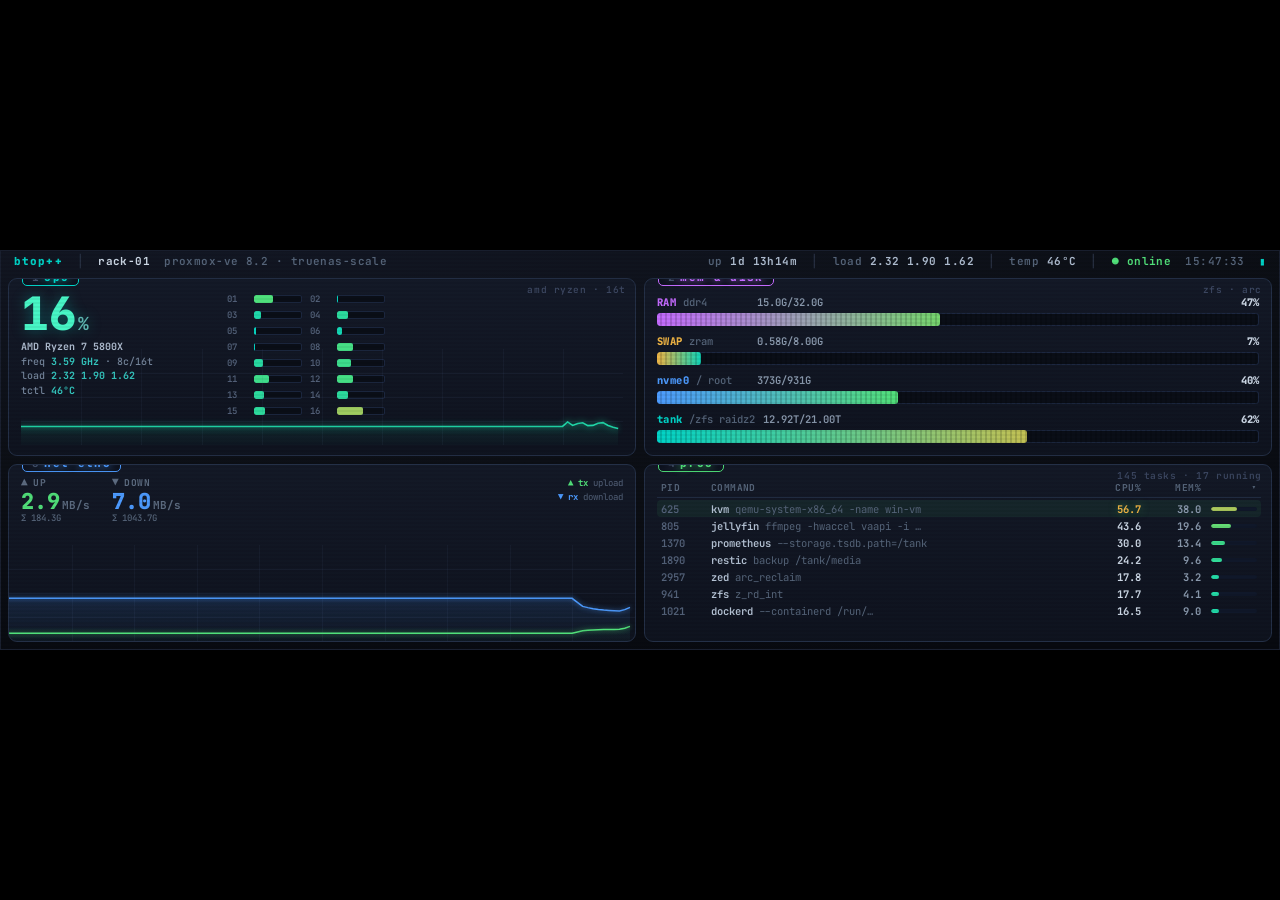
<file: views/tui.html>
<!DOCTYPE html>
<html lang="en">
<head>
  <meta charset="UTF-8" />
  <meta name="viewport" content="width=device-width, initial-scale=1.0" />
  <title>homelab · tui (btop-style) · 1280x400</title>

  <!-- Only permitted external resource: the theme font. Robust fallbacks below
       keep it readable if Google Fonts can't be reached (offline rack). -->
  <link rel="preconnect" href="https://fonts.googleapis.com">
  <link rel="preconnect" href="https://fonts.gstatic.com" crossorigin>
  <link href="https://fonts.googleapis.com/css2?family=JetBrains+Mono:wght@400;500;600;700;800&display=swap" rel="stylesheet">

  <style>
    /* ---- reset + scaling wrapper (shared base spec) ---------------------- */
    * { margin: 0; padding: 0; box-sizing: border-box; }

    html, body {
      width: 100%; height: 100%;
      background: #000;
      overflow: hidden;
      cursor: none;
      display: flex; align-items: center; justify-content: center;
      font-family: 'JetBrains Mono', ui-monospace, 'SF Mono', SFMono-Regular, Menlo, monospace;
    }

    /* The display is authored at a fixed 1280x400 logical size and scaled by JS
       to fill the viewport, preserving the 3.2:1 aspect, letterboxed on black. */
    #stage {
      position: relative;
      flex-shrink: 0;            /* never shrink below 1280×400 in a narrow viewport */
      width: 1280px;
      height: 400px;
      transform-origin: center center;
      background:
        radial-gradient(140% 120% at 18% -10%, #131825 0%, #0c0f16 55%, #080a10 100%);
      color: #c7d2e0;
      overflow: hidden;
      /* faint scanline texture so it reads like a real terminal panel */
      box-shadow: inset 0 0 0 1px #1a2030;
    }
    /* gentle CRT-ish scanlines + vignette, drawn over the whole stage */
    #stage::after {
      content: "";
      position: absolute; inset: 0;
      pointer-events: none;
      background:
        repeating-linear-gradient(0deg,
          rgba(0,0,0,0) 0px,
          rgba(0,0,0,0) 2px,
          rgba(0,0,0,0.10) 3px,
          rgba(0,0,0,0) 4px),
        radial-gradient(120% 130% at 50% 50%, rgba(0,0,0,0) 62%, rgba(0,0,0,0.32) 100%);
      z-index: 50;
      mix-blend-mode: normal;
    }

    /* ---- top status bar -------------------------------------------------- */
    #topbar {
      position: absolute; top: 0; left: 0; right: 0; height: 22px;
      display: flex; align-items: center; gap: 14px;
      padding: 0 14px;
      font-size: 11px; font-weight: 600; letter-spacing: 0.04em;
      color: #6f7e92;
      z-index: 30;
      user-select: none;
      white-space: nowrap;
    }
    #topbar .brand { color: #00d3c7; font-weight: 800; letter-spacing: 0.10em; }
    #topbar .host { color: #cdd8e6; font-weight: 700; }
    #topbar .sep { color: #2b3447; }
    #topbar .dim { color: #56657a; }
    #topbar .ok { color: #51e07a; font-weight: 700; }
    #topbar .grow { flex: 1 1 auto; }
    #topbar .blink { animation: blink 1.05s steps(2,start) infinite; }
    @keyframes blink { 50% { opacity: 0.15; } }

    /* ---- 2x2 panel grid -------------------------------------------------- */
    #grid {
      position: absolute;
      top: 22px; left: 0; right: 0; bottom: 0;
      padding: 6px 8px 8px 8px;
      display: grid;
      grid-template-columns: 1fr 1fr;
      grid-template-rows: 1fr 1fr;
      gap: 8px;
      z-index: 20;
    }

    /* btop-style rounded bordered panel with a notch title tab */
    .panel {
      position: relative;
      background:
        linear-gradient(180deg, rgba(20,26,40,0.92) 0%, rgba(15,20,32,0.92) 100%);
      border: 1px solid #243047;
      border-radius: 9px;
      padding: 14px 12px 10px 12px;
      overflow: hidden;
    }
    /* the colored title tab sitting in the top-left of the border */
    .panel > .tab {
      position: absolute;
      top: -1px; left: 13px;
      transform: translateY(-50%);
      padding: 1px 9px 2px 9px;
      font-size: 11px; font-weight: 800; letter-spacing: 0.12em;
      line-height: 1;
      border-radius: 5px;
      background: #0e1320;
      border: 1px solid currentColor;
      text-transform: lowercase;
      white-space: nowrap;
      z-index: 5;
      text-shadow: 0 0 8px currentColor;
    }
    .panel > .tab .key { color: #43506a; font-weight: 700; margin-right: 4px; }
    /* tiny right-aligned corner badge, like btop's menu hint */
    .panel > .corner {
      position: absolute; top: 4px; right: 9px;
      font-size: 9.5px; font-weight: 600; letter-spacing: 0.06em;
      color: #3c4761;
      z-index: 4;
    }

    .accent-cpu  { color: #00d3c7; }   /* cyan    */
    .accent-mem  { color: #c46bff; }   /* magenta */
    .accent-net  { color: #4d9bff; }   /* blue    */
    .accent-proc { color: #51e07a; }   /* green   */

    /* ===================== CPU panel ===================== */
    #panel-cpu .body { position: absolute; inset: 14px 12px 10px 12px; }

    #cpu-left {
      position: absolute; top: 0; left: 0; width: 196px;
    }
    #cpu-pct {
      font-size: 46px; font-weight: 800; line-height: 0.92;
      color: #d8f6f3;
      letter-spacing: -0.01em;
      text-shadow: 0 0 14px rgba(0,211,199,0.35);
    }
    #cpu-pct .unit { font-size: 18px; font-weight: 700; color: #5fb8b2; margin-left: 2px; }
    #cpu-meta {
      margin-top: 5px;
      font-size: 10px; line-height: 1.45; color: #74849a; font-weight: 500;
    }
    #cpu-meta b { color: #aebccf; font-weight: 700; }
    #cpu-meta .cyan { color: #34c7bf; font-weight: 700; }

    /* 4x4 core grid */
    #cores {
      position: absolute; top: 0; left: 206px; width: 158px;
      display: grid;
      grid-template-columns: repeat(2, 1fr);
      gap: 4px 8px;
    }
    .core {
      display: flex; align-items: center; gap: 5px;
      font-size: 9px; color: #5d6c81; font-weight: 600;
    }
    .core .cnum { width: 22px; color: #54627a; letter-spacing: -0.02em; }
    .core .track {
      position: relative; flex: 1 1 auto; height: 8px;
      background: #0a0e17; border-radius: 2px; overflow: hidden;
      box-shadow: inset 0 0 0 1px #1c2740;
    }
    .core .fill {
      position: absolute; left: 0; top: 0; bottom: 0; width: 0%;
      border-radius: 2px;
      transition: width 0.42s cubic-bezier(.4,.1,.2,1), background-color 0.42s linear;
    }

    /* CPU history canvas fills the lower band */
    #cpu-graph-wrap {
      position: absolute; left: 0; right: 0; bottom: 0; height: 96px;
    }
    canvas.graph { display: block; width: 100%; height: 100%; }

    /* ===================== MEM & DISK panel ===================== */
    #gauges {
      position: absolute; inset: 16px 12px 12px 12px;
      display: flex; flex-direction: column; justify-content: space-between;
    }
    .gauge { }
    .gauge .ghead {
      display: flex; align-items: baseline; gap: 8px;
      font-size: 10.5px; margin-bottom: 4px;
    }
    .gauge .gname { font-weight: 800; letter-spacing: 0.04em; min-width: 92px; }
    .gauge .gname .sub { color: #56657a; font-weight: 500; letter-spacing: 0; }
    .gauge .gbytes { color: #8a99ad; font-weight: 600; flex: 1 1 auto; }
    .gauge .gpct { color: #cdd8e6; font-weight: 800; font-variant-numeric: tabular-nums; }
    .gauge .gtrack {
      position: relative; height: 13px;
      background: #0a0e17; border-radius: 3px; overflow: hidden;
      box-shadow: inset 0 0 0 1px #1c2740;
    }
    .gauge .gfill {
      position: absolute; left: 0; top: 0; bottom: 0; width: 0%;
      border-radius: 3px;
      transition: width 0.6s cubic-bezier(.4,.1,.2,1);
    }
    /* segmented sheen overlay so the bars read like btop's braille meters */
    .gauge .gtrack::after {
      content: ""; position: absolute; inset: 0; pointer-events: none;
      background: repeating-linear-gradient(90deg,
        rgba(0,0,0,0) 0px, rgba(0,0,0,0) 3px, rgba(0,0,0,0.30) 4px, rgba(0,0,0,0) 5px);
    }
    .gname.c-ram  { color: #c46bff; }
    .gname.c-swap { color: #f0b545; }
    .gname.c-nvme { color: #4d9bff; }
    .gname.c-tank { color: #00d3c7; }

    /* ===================== NET panel ===================== */
    #net-head {
      position: absolute; top: 12px; left: 12px; right: 12px;
      display: flex; gap: 22px; align-items: flex-start;
    }
    .net-stat { line-height: 1.05; }
    .net-stat .label {
      font-size: 9.5px; font-weight: 700; letter-spacing: 0.08em; color: #5d6c81;
      display: flex; align-items: center; gap: 4px;
    }
    .net-stat .arrow { font-size: 11px; }
    .net-stat .val {
      font-size: 22px; font-weight: 800; font-variant-numeric: tabular-nums;
      margin-top: 1px;
    }
    .net-stat .val .u { font-size: 11px; font-weight: 700; color: #5d6c81; margin-left: 2px; }
    .net-stat .totd { font-size: 9px; color: #56657a; font-weight: 500; margin-top: 1px; }
    .net-up   { color: #51e07a; }
    .net-down { color: #4d9bff; }

    #net-graph-wrap {
      position: absolute; left: 0; right: 0; bottom: 0; height: 96px;
    }
    #net-legend {
      position: absolute; top: 12px; right: 12px;
      font-size: 9px; color: #54627a; text-align: right; line-height: 1.5;
    }
    #net-legend i { font-style: normal; font-weight: 700; }

    /* ===================== PROC panel ===================== */
    #proc-table {
      position: absolute; inset: 16px 10px 8px 12px;
      font-size: 10.5px;
      font-variant-numeric: tabular-nums;
      overflow: hidden;            /* clean clip so an over-row never straddles the edge */
    }
    #proc-head, .prow {
      display: grid;
      grid-template-columns: 46px 1fr 64px 56px 52px;
      align-items: center;
      column-gap: 4px;
    }
    #proc-head {
      color: #56657a; font-weight: 700; letter-spacing: 0.04em;
      font-size: 9.5px;
      padding: 0 4px 3px 4px;
      border-bottom: 1px solid #202b40;
    }
    #proc-head .r { text-align: right; }
    #proc-rows { position: relative; margin-top: 2px; }
    .prow {
      position: absolute; left: 0; right: 0;
      height: 17px;
      padding: 0 4px;
      border-radius: 4px;
      color: #93a2b6;
      /* smooth reordering when the table re-sorts by CPU% */
      transition: transform 0.55s cubic-bezier(.4,.05,.2,1),
                  background-color 0.4s linear, color 0.4s linear;
      will-change: transform;
    }
    .prow .pid { color: #54627a; font-weight: 600; }
    .prow .cmd { color: #b6c4d6; font-weight: 600; white-space: nowrap; overflow: hidden; text-overflow: ellipsis; }
    .prow .cmd .arg { color: #56657a; font-weight: 400; }
    .prow .cpu, .prow .mem { text-align: right; font-weight: 700; }
    .prow .cpu { color: #cdd8e6; }
    .prow .mem { color: #8a99ad; }
    .prow .bar {
      position: relative; height: 4px; margin-left: 6px;
      background: #10182a; border-radius: 2px; overflow: hidden;
    }
    .prow .bar > span {
      position: absolute; left:0; top:0; bottom:0; width:0%;
      background: #2f7d52; border-radius: 2px;
      transition: width 0.5s linear, background-color 0.5s linear;
    }
    /* the hottest process glows */
    .prow.hot { background: rgba(81,224,122,0.07); }
    .prow.hot .cpu { color: #7df0a3; text-shadow: 0 0 8px rgba(81,224,122,0.5); }
    .prow.warn .cpu { color: #f0b545; }
    .prow.crit .cpu { color: #ff5a6e; text-shadow: 0 0 8px rgba(255,90,110,0.5); }
  </style>
</head>
<body>
  <div id="stage">

    <!-- ---------- top status bar ---------- -->
    <div id="topbar">
      <span class="brand">btop++</span>
      <span class="sep">│</span>
      <span class="host">rack-01</span>
      <span class="dim">proxmox-ve 8.2 · truenas-scale</span>
      <span class="grow"></span>
      <span class="dim">up <b id="tb-uptime" style="color:#aebccf">—</b></span>
      <span class="sep">│</span>
      <span class="dim">load <b id="tb-load" style="color:#aebccf">—</b></span>
      <span class="sep">│</span>
      <span class="dim">temp <b id="tb-temp" style="color:#aebccf">—</b></span>
      <span class="sep">│</span>
      <span class="ok">● online</span>
      <span class="dim" id="tb-clock">--:--:--</span>
      <span class="blink" style="color:#00d3c7">▮</span>
    </div>

    <!-- ---------- 2x2 grid ---------- -->
    <div id="grid">

      <!-- (1) CPU -->
      <section class="panel" id="panel-cpu">
        <div class="tab accent-cpu"><span class="key">1</span>cpu</div>
        <div class="corner">amd ryzen · 16t</div>
        <div class="body">
          <div id="cpu-left">
            <div id="cpu-pct"><span id="cpu-pct-num">0</span><span class="unit">%</span></div>
            <div id="cpu-meta">
              <div><b>AMD Ryzen 7 5800X</b></div>
              <div>freq <span class="cyan" id="cpu-freq">—</span> · 8c/16t</div>
              <div>load <span class="cyan" id="cpu-load">—</span></div>
              <div>tctl <span class="cyan" id="cpu-temp">—</span></div>
            </div>
          </div>
          <div id="cores"><!-- 16 cores injected --></div>
          <div id="cpu-graph-wrap"><canvas id="cpu-graph" class="graph"></canvas></div>
        </div>
      </section>

      <!-- (2) MEM & DISK -->
      <section class="panel" id="panel-mem">
        <div class="tab accent-mem"><span class="key">2</span>mem &amp; disk</div>
        <div class="corner">zfs · arc</div>
        <div id="gauges">
          <div class="gauge" data-g="ram">
            <div class="ghead">
              <span class="gname c-ram">RAM <span class="sub">ddr4</span></span>
              <span class="gbytes" id="ram-bytes">—</span>
              <span class="gpct" id="ram-pct">—</span>
            </div>
            <div class="gtrack"><div class="gfill" id="ram-fill"></div></div>
          </div>
          <div class="gauge" data-g="swap">
            <div class="ghead">
              <span class="gname c-swap">SWAP <span class="sub">zram</span></span>
              <span class="gbytes" id="swap-bytes">—</span>
              <span class="gpct" id="swap-pct">—</span>
            </div>
            <div class="gtrack"><div class="gfill" id="swap-fill"></div></div>
          </div>
          <div class="gauge" data-g="nvme">
            <div class="ghead">
              <span class="gname c-nvme">nvme0 <span class="sub">/ root</span></span>
              <span class="gbytes" id="nvme-bytes">—</span>
              <span class="gpct" id="nvme-pct">—</span>
            </div>
            <div class="gtrack"><div class="gfill" id="nvme-fill"></div></div>
          </div>
          <div class="gauge" data-g="tank">
            <div class="ghead">
              <span class="gname c-tank">tank <span class="sub">/zfs raidz2</span></span>
              <span class="gbytes" id="tank-bytes">—</span>
              <span class="gpct" id="tank-pct">—</span>
            </div>
            <div class="gtrack"><div class="gfill" id="tank-fill"></div></div>
          </div>
        </div>
      </section>

      <!-- (3) NET -->
      <section class="panel" id="panel-net">
        <div class="tab accent-net"><span class="key">3</span>net eth0</div>
        <div id="net-legend">
          <div><i class="net-up">▲ tx</i> upload</div>
          <div><i class="net-down">▼ rx</i> download</div>
        </div>
        <div id="net-head">
          <div class="net-stat">
            <div class="label net-up"><span class="arrow">▲</span> UP</div>
            <div class="val net-up"><span id="net-up-val">0.0</span><span class="u" id="net-up-unit">MB/s</span></div>
            <div class="totd">Σ <span id="net-up-tot">—</span></div>
          </div>
          <div class="net-stat">
            <div class="label net-down"><span class="arrow">▼</span> DOWN</div>
            <div class="val net-down"><span id="net-down-val">0.0</span><span class="u" id="net-down-unit">MB/s</span></div>
            <div class="totd">Σ <span id="net-down-tot">—</span></div>
          </div>
        </div>
        <div id="net-graph-wrap"><canvas id="net-graph" class="graph"></canvas></div>
      </section>

      <!-- (4) PROCESSES -->
      <section class="panel" id="panel-proc">
        <div class="tab accent-proc"><span class="key">4</span>proc</div>
        <div class="corner" id="proc-count">— tasks</div>
        <div id="proc-table">
          <div id="proc-head">
            <span>PID</span>
            <span>COMMAND</span>
            <span class="r">CPU%</span>
            <span class="r">MEM%</span>
            <span class="r">▾</span>
          </div>
          <div id="proc-rows"><!-- rows injected --></div>
        </div>
      </section>

    </div>
  </div>

  <script>
  (function () {
    'use strict';

    // ====================================================================
    // Scaling: fixed 1280x400 logical canvas -> fill viewport, letterboxed.
    // ====================================================================
    var stage = document.getElementById('stage');
    function fit() {
      var s = Math.min(innerWidth / 1280, innerHeight / 400);
      stage.style.transform = 'scale(' + s + ')';
    }
    addEventListener('resize', fit);
    fit();

    // ====================================================================
    // Small helpers
    // ====================================================================
    function clamp(v, lo, hi) { return v < lo ? lo : v > hi ? hi : v; }
    function lerp(a, b, t) { return a + (b - a) * t; }
    function rnd(a, b) { return a + Math.random() * (b - a); }

    // load-colour ramp: cyan(low) -> green -> yellow -> red(overload)
    // returns an [r,g,b]
    var C_CYAN  = [0, 211, 199];
    var C_GREEN = [81, 224, 122];
    var C_YELL  = [240, 181, 69];
    var C_RED   = [255, 90, 110];
    function mix(a, b, t) {
      return [
        Math.round(lerp(a[0], b[0], t)),
        Math.round(lerp(a[1], b[1], t)),
        Math.round(lerp(a[2], b[2], t))
      ];
    }
    function loadColor(p) { // p: 0..1
      var c;
      if (p < 0.40)      c = mix(C_CYAN,  C_GREEN, p / 0.40);
      else if (p < 0.70) c = mix(C_GREEN, C_YELL, (p - 0.40) / 0.30);
      else if (p < 0.88) c = mix(C_YELL,  C_RED,  (p - 0.70) / 0.18);
      else               c = C_RED;
      return c;
    }
    function rgb(c)  { return 'rgb(' + c[0] + ',' + c[1] + ',' + c[2] + ')'; }
    function rgba(c, a) { return 'rgba(' + c[0] + ',' + c[1] + ',' + c[2] + ',' + a + ')'; }

    // byte formatting (binary, like btop)
    function fmtBytes(gb) { // input already in GiB
      if (gb >= 1024) return (gb / 1024).toFixed(2) + 'T';
      if (gb >= 100)  return gb.toFixed(0) + 'G';
      if (gb >= 10)   return gb.toFixed(1) + 'G';
      return gb.toFixed(2) + 'G';
    }

    // ====================================================================
    // Fixed-length ring buffer for graph histories (NO memory growth).
    // Stores Float32 values; reads chronologically oldest -> newest.
    // ====================================================================
    function Ring(n, init) {
      this.n = n;
      this.buf = new Float32Array(n);
      if (init !== undefined) for (var i = 0; i < n; i++) this.buf[i] = init;
      this.head = 0; // index of oldest
    }
    Ring.prototype.push = function (v) {
      this.buf[this.head] = v;     // overwrite oldest slot, advance head
      this.head = (this.head + 1) % this.n;
    };
    // value at chronological position i (0 = oldest)
    Ring.prototype.at = function (i) {
      return this.buf[(this.head + i) % this.n];
    };

    // ====================================================================
    // Hi-DPI canvas setup (cap DPR at 2 so lines stay crisp, Pi stays happy)
    // ====================================================================
    var DPR = Math.min(2, window.devicePixelRatio || 1);
    function setupCanvas(cv) {
      var r = cv.getBoundingClientRect();
      // getBoundingClientRect on a scaled stage returns scaled px; instead read
      // the laid-out CSS box from offsetWidth/Height (unscaled logical px).
      var cssW = cv.offsetWidth || r.width;
      var cssH = cv.offsetHeight || r.height;
      cv.width  = Math.max(1, Math.round(cssW * DPR));
      cv.height = Math.max(1, Math.round(cssH * DPR));
      var ctx = cv.getContext('2d');
      ctx.setTransform(DPR, 0, 0, DPR, 0, 0); // draw in CSS px units
      return { ctx: ctx, w: cssW, h: cssH };
    }

    // ====================================================================
    // STATE — all mocked, drifts continuously.
    // ====================================================================
    var HISTORY = 120; // ring length for graphs

    // CPU
    var cpu = {
      pct: 22,
      target: 22,
      shown: 22,
      freq: 4.1,
      cores: [],          // 16 values 0..1
      coreTarget: [],
      hist: new Ring(HISTORY, 0.18),
      temp: 52
    };
    for (var i = 0; i < 16; i++) { cpu.cores[i] = rnd(0.08, 0.30); cpu.coreTarget[i] = cpu.cores[i]; }

    // MEM & DISK gauges (values in GiB). pct drifts; bytes derived.
    var gauges = {
      ram:  { total: 32,   used: 14.8, target: 14.8, accent: C_MAG_VAL(), color: '#c46bff', el: 'ram'  },
      swap: { total: 8,    used: 0.42, target: 0.42, color: '#f0b545', el: 'swap' },
      nvme: { total: 931,  used: 372,  target: 372,  color: '#4d9bff', el: 'nvme' },
      tank: { total: 21504,used: 13230,target: 13230,color: '#00d3c7', el: 'tank' } // ~21T raidz2
    };
    function C_MAG_VAL() { return [196, 107, 255]; }

    // NET — rates in MB/s
    var net = {
      up: 1.2, upTarget: 1.2,
      down: 8.5, downTarget: 8.5,
      upHist:   new Ring(HISTORY, 1.2),
      downHist: new Ring(HISTORY, 8.5),
      upTot: 184.3,   // GiB cumulative
      downTot: 1043.7,
      scale: 30       // graph autoscale ceiling (MB/s), eases toward peak
    };

    // PROCESSES — stable believable set; cpu/mem jitter; re-sorted each refresh.
    var procDefs = [
      ['kvm',            'qemu-system-x86_64 -name win-vm', 0.55, 0.62],
      ['jellyfin',       'ffmpeg -hwaccel vaapi -i …',      0.42, 0.18],
      ['zfs',            'z_rd_int',                         0.16, 0.04],
      ['dockerd',        '--containerd /run/…',             0.10, 0.07],
      ['postgres',       'postgres: writer process',        0.08, 0.09],
      ['prometheus',     '--storage.tsdb.path=/tank',       0.12, 0.11],
      ['node_exporter',  '--collector.zfs',                 0.04, 0.02],
      ['nginx',          'worker process',                  0.05, 0.02],
      ['pihole-FTL',     '-f',                              0.06, 0.05],
      ['restic',         'backup /tank/media',              0.20, 0.08],
      ['systemd',        '--system --deserialize',          0.02, 0.01],
      ['sshd',           'mpawlowski [priv]',               0.01, 0.01],
      ['containerd',     '--config /etc/…',                 0.03, 0.03],
      ['smartd',         '--no-fork',                       0.01, 0.01],
      ['qbittorrent-nox','--profile=/tank',                 0.09, 0.06],
      ['python3',        'home-assistant --config',         0.07, 0.10],
      ['cron',           '-f -P',                           0.01, 0.01],
      ['zed',            'arc_reclaim',                     0.03, 0.02]
    ];
    var procs = procDefs.map(function (d, idx) {
      return {
        pid: 600 + idx * 137 + Math.floor(rnd(0, 90)),
        name: d[0],
        arg: d[1],
        cpuBase: d[2],
        memBase: d[3],
        cpu: d[2] * 100 + rnd(0, 6),
        mem: d[3] * 100 + rnd(0, 2),
        el: null,   // DOM row
        y: 0
      };
    });

    // ====================================================================
    // Build DOM: core bars + process rows (created once, then mutated)
    // ====================================================================
    var coresEl = document.getElementById('cores');
    var coreFills = [];
    var coreNums = [];
    for (var ci = 0; ci < 16; ci++) {
      var d = document.createElement('div'); d.className = 'core';
      var num = document.createElement('span'); num.className = 'cnum';
      num.textContent = (ci < 9 ? '0' : '') + (ci + 1);
      var track = document.createElement('div'); track.className = 'track';
      var fill = document.createElement('div'); fill.className = 'fill';
      track.appendChild(fill);
      d.appendChild(num); d.appendChild(track);
      coresEl.appendChild(d);
      coreFills.push(fill);
      coreNums.push(num);
    }

    var rowsEl = document.getElementById('proc-rows');
    var ROW_H = 17;
    var VISIBLE_ROWS = 12;
    procs.forEach(function (p) {
      var row = document.createElement('div'); row.className = 'prow';
      row.innerHTML =
        '<span class="pid"></span>' +
        '<span class="cmd"></span>' +
        '<span class="cpu"></span>' +
        '<span class="mem"></span>' +
        '<span class="bar"><span></span></span>';
      rowsEl.appendChild(row);
      p.el = row;
      p.pidEl = row.querySelector('.pid');
      p.cmdEl = row.querySelector('.cmd');
      p.cpuEl = row.querySelector('.cpu');
      p.memEl = row.querySelector('.mem');
      p.barEl = row.querySelector('.bar > span');
      p.pidEl.textContent = p.pid;
      p.cmdEl.innerHTML = '<b style="font-weight:600">' + p.name + '</b> <span class="arg">' + p.arg + '</span>';
    });

    // How many rows actually fit the proc panel — derived from the real layout
    // box (clientHeight/offsetHeight are pre-transform, so the #stage scale
    // doesn't skew them). Recomputed on font-load/resize via remeasure().
    function fitProcRows() {
      var tableEl = document.getElementById('proc-table');
      var headEl = document.getElementById('proc-head');
      if (!tableEl || !headEl) return;
      var avail = tableEl.clientHeight - headEl.offsetHeight - 2; // 2px = #proc-rows margin-top
      var n = Math.floor(avail / ROW_H);
      VISIBLE_ROWS = Math.max(1, Math.min(n, procs.length));
    }

    // cache simple DOM refs
    var $ = function (id) { return document.getElementById(id); };
    var el = {
      cpuNum: $('cpu-pct-num'), cpuFreq: $('cpu-freq'), cpuLoad: $('cpu-load'), cpuTemp: $('cpu-temp'),
      ramB: $('ram-bytes'), ramP: $('ram-pct'), ramF: $('ram-fill'),
      swapB: $('swap-bytes'), swapP: $('swap-pct'), swapF: $('swap-fill'),
      nvmeB: $('nvme-bytes'), nvmeP: $('nvme-pct'), nvmeF: $('nvme-fill'),
      tankB: $('tank-bytes'), tankP: $('tank-pct'), tankF: $('tank-fill'),
      netUpV: $('net-up-val'), netUpU: $('net-up-unit'), netUpT: $('net-up-tot'),
      netDnV: $('net-down-val'), netDnU: $('net-down-unit'), netDnT: $('net-down-tot'),
      tbUptime: $('tb-uptime'), tbLoad: $('tb-load'), tbTemp: $('tb-temp'), tbClock: $('tb-clock'),
      procCount: $('proc-count')
    };

    // canvases
    var cpuCanvas = $('cpu-graph');
    var netCanvas = $('net-graph');
    var cpuC = setupCanvas(cpuCanvas);
    var netC = setupCanvas(netCanvas);
    // re-measure canvases after font/layout settle and on resize of window
    function remeasure() { cpuC = setupCanvas(cpuCanvas); netC = setupCanvas(netCanvas); fitProcRows(); }
    addEventListener('resize', remeasure);
    setTimeout(remeasure, 60);
    // also remeasure once webfont loads (metrics can shift the layout slightly)
    if (document.fonts && document.fonts.ready) document.fonts.ready.then(remeasure);

    // ====================================================================
    // GRAPH DRAWING
    // ====================================================================
    function drawGrid(ctx, w, h) {
      ctx.clearRect(0, 0, w, h);
      // faint vertical + horizontal grid lines behind the graph
      ctx.lineWidth = 1;
      ctx.strokeStyle = 'rgba(80,100,135,0.10)';
      ctx.beginPath();
      for (var gy = 1; gy < 4; gy++) {
        var y = Math.round(h * gy / 4) + 0.5;
        ctx.moveTo(0, y); ctx.lineTo(w, y);
      }
      var step = w / 10;
      for (var gx = 1; gx < 10; gx++) {
        var x = Math.round(gx * step) + 0.5;
        ctx.moveTo(x, 0); ctx.lineTo(x, h);
      }
      ctx.stroke();
    }

    // scrolling filled area graph for a single ring (0..1 normalised)
    function drawAreaCPU(C, ring, phase) {
      var ctx = C.ctx, w = C.w, h = C.h;
      drawGrid(ctx, w, h);
      var n = ring.n;
      var pad = 2;
      var usableH = h - pad;
      // sub-sample fraction for continuous scroll: shift by `phase` of one step
      var step = w / (n - 1);
      function px(i) { return i * step - phase * step; }
      function py(v) { return h - pad - clamp(v, 0, 1) * (usableH - 2); }

      // colour the area by the latest value (cyan->red)
      var latest = ring.at(n - 1);
      var col = loadColor(latest);

      // filled area
      ctx.beginPath();
      ctx.moveTo(px(0), h);
      for (var i = 0; i < n; i++) ctx.lineTo(px(i), py(ring.at(i)));
      ctx.lineTo(px(n - 1), h);
      ctx.closePath();
      var grad = ctx.createLinearGradient(0, 0, 0, h);
      grad.addColorStop(0, rgba(col, 0.42));
      grad.addColorStop(1, rgba(col, 0.02));
      ctx.fillStyle = grad;
      ctx.fill();

      // top stroke line
      ctx.beginPath();
      for (var j = 0; j < n; j++) {
        var X = px(j), Y = py(ring.at(j));
        if (j === 0) ctx.moveTo(X, Y); else ctx.lineTo(X, Y);
      }
      ctx.lineWidth = 1.6;
      ctx.strokeStyle = rgb(col);
      ctx.shadowColor = rgba(col, 0.8);
      ctx.shadowBlur = 6;
      ctx.stroke();
      ctx.shadowBlur = 0;
    }

    // dual-series net graph: up (green) + down (blue), autoscaled
    function drawAreaNet(C, phase) {
      var ctx = C.ctx, w = C.w, h = C.h;
      drawGrid(ctx, w, h);
      var n = net.upHist.n;
      var pad = 2;
      var step = w / (n - 1);
      function px(i) { return i * step - phase * step; }
      var scale = net.scale;
      function py(v) { return h - pad - clamp(v / scale, 0, 1) * (h - pad - 2); }

      function series(ring, c, fillTop) {
        // area
        ctx.beginPath();
        ctx.moveTo(px(0), h);
        for (var i = 0; i < n; i++) ctx.lineTo(px(i), py(ring.at(i)));
        ctx.lineTo(px(n - 1), h);
        ctx.closePath();
        var g = ctx.createLinearGradient(0, 0, 0, h);
        g.addColorStop(0, rgba(c, fillTop));
        g.addColorStop(1, rgba(c, 0.015));
        ctx.fillStyle = g;
        ctx.fill();
        // line
        ctx.beginPath();
        for (var j = 0; j < n; j++) {
          var X = px(j), Y = py(ring.at(j));
          if (j === 0) ctx.moveTo(X, Y); else ctx.lineTo(X, Y);
        }
        ctx.lineWidth = 1.5;
        ctx.strokeStyle = rgb(c);
        ctx.shadowColor = rgba(c, 0.7);
        ctx.shadowBlur = 5;
        ctx.stroke();
        ctx.shadowBlur = 0;
      }
      // download behind (bigger), upload in front
      series(net.downHist, [77, 155, 255], 0.30);  // blue
      series(net.upHist,   [81, 224, 122], 0.26);   // green
    }

    // ====================================================================
    // UPDATE FUNCTIONS (throttled by cadence in the rAF loop)
    // ====================================================================

    // -- CPU cores jitter (~0.9s) --
    function tickCores() {
      // overall load wanders with occasional spikes
      if (Math.random() < 0.12) cpu.target = clamp(cpu.target + rnd(-22, 30), 6, 96);
      else cpu.target = clamp(cpu.target + rnd(-6, 6), 6, 96);
      var base = cpu.target / 100;
      for (var i = 0; i < 16; i++) {
        // each core orbits the global load with its own noise; a couple run hot
        var bias = (i % 5 === 0) ? 0.18 : 0;
        var t = clamp(base + bias + rnd(-0.28, 0.30), 0.02, 1);
        cpu.coreTarget[i] = t;
      }
      cpu.temp = clamp(42 + base * 46 + rnd(-2, 2), 38, 92);
      cpu.freq = clamp(3.6 + base * 1.1 + rnd(-0.08, 0.08), 2.2, 4.85);
    }

    // -- gauges drift (~2.2s) --
    function tickGauges() {
      gauges.ram.target  = clamp(gauges.ram.target  + rnd(-0.9, 1.0), 8, 30.5);
      gauges.swap.target = clamp(gauges.swap.target + rnd(-0.15, 0.18), 0, 3.2);
      gauges.nvme.target = clamp(gauges.nvme.target + rnd(-1.5, 1.8), 300, 700);
      gauges.tank.target = clamp(gauges.tank.target + rnd(-12, 16), 11000, 18500);
    }

    // -- net rates (~0.9s target changes; pushed to history each scroll step) --
    function tickNetTarget() {
      // download bursty (streaming/restic), upload lighter
      if (Math.random() < 0.18) net.downTarget = clamp(net.downTarget + rnd(-14, 26), 0.2, 118);
      else net.downTarget = clamp(net.downTarget + rnd(-4, 4), 0.2, 118);
      if (Math.random() < 0.15) net.upTarget = clamp(net.upTarget + rnd(-6, 10), 0.05, 42);
      else net.upTarget = clamp(net.upTarget + rnd(-1.6, 1.6), 0.05, 42);
    }

    // -- processes re-sort by CPU% (~1.5s) --
    function tickProcs() {
      for (var i = 0; i < procs.length; i++) {
        var p = procs[i];
        // occasional bursts so the ordering visibly churns
        var burst = Math.random() < 0.16 ? rnd(0, 38) : 0;
        var tgt = p.cpuBase * 100 + burst + rnd(-3, 7);
        p.cpu = clamp(lerp(p.cpu, tgt, 0.6), 0, 99.9);
        p.mem = clamp(p.mem + rnd(-0.5, 0.55), 0.1, 38);
      }
      // sort descending by cpu
      var order = procs.slice().sort(function (a, b) { return b.cpu - a.cpu; });
      var total = 0, running = 0;
      for (var r = 0; r < order.length; r++) {
        var pr = order[r];
        total += 1;
        if (pr.cpu > 1.5) running++;
        var visible = r < VISIBLE_ROWS;
        pr.el.style.opacity = visible ? '1' : '0';
        pr.el.style.transform = 'translateY(' + (r * ROW_H) + 'px)';
        // text
        pr.cpuEl.textContent = pr.cpu.toFixed(1);
        pr.memEl.textContent = pr.mem.toFixed(1);
        var f = clamp(pr.cpu / 100, 0, 1);
        pr.barEl.style.width = (f * 100) + '%';
        var bc = loadColor(f);
        pr.barEl.style.background = rgb(bc);
        // row state classes
        pr.el.className = 'prow' +
          (r === 0 && pr.cpu > 8 ? ' hot' : '') +
          (pr.cpu >= 80 ? ' crit' : pr.cpu >= 50 ? ' warn' : '');
      }
      el.procCount.textContent = (128 + running) + ' tasks · ' + running + ' running';
    }

    // ====================================================================
    // RENDER (smooth, every frame): eased values + DOM/text writes
    // ====================================================================
    function renderSmooth(dt) {
      // ease global cpu pct + each core toward targets
      cpu.pct = lerp(cpu.pct, cpu.target, clamp(dt * 3.2, 0, 1));
      cpu.shown = lerp(cpu.shown, cpu.pct, clamp(dt * 6, 0, 1));
      el.cpuNum.textContent = Math.round(cpu.shown);
      var gcol = loadColor(cpu.shown / 100);
      el.cpuNum.parentElement.style.color = rgb([
        clamp(gcol[0] + 40, 0, 255), clamp(gcol[1] + 30, 0, 255), clamp(gcol[2] + 30, 0, 255)
      ]);

      for (var i = 0; i < 16; i++) {
        cpu.cores[i] = lerp(cpu.cores[i], cpu.coreTarget[i], clamp(dt * 4, 0, 1));
        var c = loadColor(cpu.cores[i]);
        var f = coreFills[i];
        f.style.width = (cpu.cores[i] * 100).toFixed(1) + '%';
        f.style.backgroundColor = rgb(c);
        f.style.boxShadow = cpu.cores[i] > 0.7 ? '0 0 6px ' + rgba(c, 0.6) : 'none';
      }

      el.cpuFreq.textContent = cpu.freq.toFixed(2) + ' GHz';
      el.cpuTemp.textContent = Math.round(cpu.temp) + '°C';

      // net rates ease
      net.up = lerp(net.up, net.upTarget, clamp(dt * 3, 0, 1));
      net.down = lerp(net.down, net.downTarget, clamp(dt * 3, 0, 1));
      writeRate(el.netUpV, el.netUpU, net.up);
      writeRate(el.netDnV, el.netDnU, net.down);

      // gauges ease + labels
      easeGauge(gauges.ram,  el.ramB,  el.ramP,  el.ramF,  dt);
      easeGauge(gauges.swap, el.swapB, el.swapP, el.swapF, dt);
      easeGauge(gauges.nvme, el.nvmeB, el.nvmeP, el.nvmeF, dt);
      easeGauge(gauges.tank, el.tankB, el.tankP, el.tankF, dt);
    }

    function writeRate(valEl, unitEl, mbps) {
      if (mbps >= 1) { valEl.textContent = mbps.toFixed(1); unitEl.textContent = 'MB/s'; }
      else { valEl.textContent = Math.round(mbps * 1000); unitEl.textContent = 'KB/s'; }
    }

    function easeGauge(g, bEl, pEl, fEl, dt) {
      g.used = lerp(g.used, g.target, clamp(dt * 2.4, 0, 1));
      var pct = g.used / g.total;
      var col = loadColor(clamp(pct, 0, 1));
      fEl.style.width = (clamp(pct, 0, 1) * 100).toFixed(1) + '%';
      // gradient fill: base accent -> hot end so it reads like btop meters
      fEl.style.background = 'linear-gradient(90deg,' + g.color + ' 0%,' + rgb(col) + ' 100%)';
      bEl.textContent = fmtBytes(g.used) + '/' + fmtBytes(g.total);
      pEl.textContent = Math.round(pct * 100) + '%';
      pEl.style.color = pct > 0.85 ? '#ff5a6e' : pct > 0.7 ? '#f0b545' : '#cdd8e6';
    }

    // ====================================================================
    // TOP BAR (clock + meta)  — cheap, ~every 250ms
    // ====================================================================
    var bootMs = Date.now() - (37 * 3600 + 14 * 60) * 1000; // fake ~1d13h uptime, grows
    function tickTopbar() {
      var now = new Date();
      function p2(x) { return (x < 10 ? '0' : '') + x; }
      el.tbClock.textContent = p2(now.getHours()) + ':' + p2(now.getMinutes()) + ':' + p2(now.getSeconds());
      var up = Math.floor((Date.now() - bootMs) / 1000);
      var d = Math.floor(up / 86400), hh = Math.floor((up % 86400) / 3600), mm = Math.floor((up % 3600) / 60);
      el.tbUptime.textContent = (d > 0 ? d + 'd ' : '') + hh + 'h' + p2(mm) + 'm';
      var l1 = (cpu.pct / 100 * 14 + rnd(-0.2, 0.2));
      var loadStr = l1.toFixed(2) + ' ' + (l1 * 0.82).toFixed(2) + ' ' + (l1 * 0.7).toFixed(2);
      el.tbLoad.textContent = loadStr;
      el.cpuLoad.textContent = loadStr;        // CPU panel mirrors the top-bar load avg
      el.tbTemp.textContent = Math.round(cpu.temp) + '°C';
    }

    // ====================================================================
    // SINGLE requestAnimationFrame LOOP — each sub-animation has its own cadence
    // ====================================================================
    var last = performance.now();
    var acc = {
      cores: 0,      coresEvery: 900,    // ms
      gauges: 0,     gaugesEvery: 2200,
      netTarget: 0,  netTargetEvery: 900,
      procs: 0,      procsEvery: 1500,
      topbar: 0,     topbarEvery: 250,
      scroll: 0,     scrollEvery: 95     // graph history push cadence (~10.5/s)
    };
    // continuous scroll phase 0..1 between history pushes (sub-step interpolation)
    var scrollPhase = 0;

    // prime an initial pass so nothing starts blank
    fitProcRows();
    tickCores(); tickGauges(); tickNetTarget(); tickProcs(); tickTopbar();

    function frame(now) {
      var dt = (now - last) / 1000;
      if (dt > 0.1) dt = 0.1; // clamp after tab-switch so eases don't jump
      last = now;

      // --- cadenced state updates ---
      acc.cores += dt * 1000;
      if (acc.cores >= acc.coresEvery) { acc.cores = 0; tickCores(); }

      acc.gauges += dt * 1000;
      if (acc.gauges >= acc.gaugesEvery) { acc.gauges = 0; tickGauges(); }

      acc.netTarget += dt * 1000;
      if (acc.netTarget >= acc.netTargetEvery) { acc.netTarget = 0; tickNetTarget(); }

      acc.procs += dt * 1000;
      if (acc.procs >= acc.procsEvery) { acc.procs = 0; tickProcs(); }

      acc.topbar += dt * 1000;
      if (acc.topbar >= acc.topbarEvery) { acc.topbar = 0; tickTopbar(); }

      // --- graph history scroll (push newest sample, advance ring) ---
      acc.scroll += dt * 1000;
      if (acc.scroll >= acc.scrollEvery) {
        acc.scroll -= acc.scrollEvery;
        // push current eased-ish values (with small per-sample noise for texture)
        cpu.hist.push(clamp(cpu.pct / 100 + rnd(-0.02, 0.02), 0, 1));
        net.upHist.push(net.up);
        net.downHist.push(net.down);
        // autoscale net graph ceiling toward recent peak, ease so it breathes
        var peak = 1;
        for (var k = 0; k < net.upHist.n; k++) {
          var a = net.upHist.at(k), b = net.downHist.at(k);
          if (a > peak) peak = a; if (b > peak) peak = b;
        }
        net.scale = lerp(net.scale, peak * 1.18 + 2, 0.08);
        // cumulative totals creep up believably (GiB)
        net.upTot   += net.up   * acc.scrollEvery / 1000 / 1024;
        net.downTot += net.down * acc.scrollEvery / 1000 / 1024;
        el.netUpT.textContent   = net.upTot.toFixed(1)   + 'G';
        el.netDnT.textContent   = net.downTot.toFixed(1) + 'G';
      }
      // sub-step phase for smooth continuous scroll between pushes
      scrollPhase = acc.scroll / acc.scrollEvery;

      // --- per-frame smooth render (eases) ---
      renderSmooth(dt);

      // --- redraw canvases every frame for continuous scroll ---
      drawAreaCPU(cpuC, cpu.hist, scrollPhase);
      drawAreaNet(netC, scrollPhase);

      requestAnimationFrame(frame);
    }
    requestAnimationFrame(frame);

  })();
  </script>
</body>
</html>
</file>
<file: styles.css>
/* styles.css — fullscreen, dark, pixel-crisp, kiosk-friendly. */

* { margin: 0; padding: 0; box-sizing: border-box; }

html, body {
  width: 100%;
  height: 100%;
  background: #141413;           /* brand Slate — matches the canvas bg */
  overflow: hidden;
  cursor: none;                  /* hide pointer on the rack display */
}

/* Full-bleed stage; centers the square canvas and fills the letterbox bars. */
#stage {
  position: fixed;
  inset: 0;
  display: flex;
  align-items: center;
  justify-content: center;
  background: radial-gradient(ellipse at center, #141413 0%, #0d0d0c 100%);
}

/* The canvas backing store is 128x128; renderer.js sets the on-screen px size
   to an exact integer multiple so every logical pixel stays a square block. */
#screen {
  image-rendering: pixelated;
  image-rendering: crisp-edges;  /* fallback for older engines */
  display: block;
}

/* Notification label — crisp HTML text beats rasterising a pixel font. */
#message {
  position: fixed;
  left: 50%;
  bottom: 11%;
  transform: translateX(-50%);
  font-family: ui-monospace, "SF Mono", "Courier New", monospace;
  font-weight: 700;
  font-size: clamp(14px, 2.6vh, 30px);
  letter-spacing: 0.14em;
  text-transform: uppercase;
  color: #e8e6dc;
  text-shadow: 0 0 10px rgba(0, 0, 0, 0.85);
  white-space: nowrap;
  pointer-events: none;
  transition: color 280ms ease;
}

/* Tiny, unobtrusive FPS readout (top-right). */
#fps {
  position: fixed;
  top: 6px;
  right: 8px;
  font-family: ui-monospace, monospace;
  font-size: 11px;
  color: #6a9bcc;
  opacity: 0.35;
  pointer-events: none;
}
</file>
